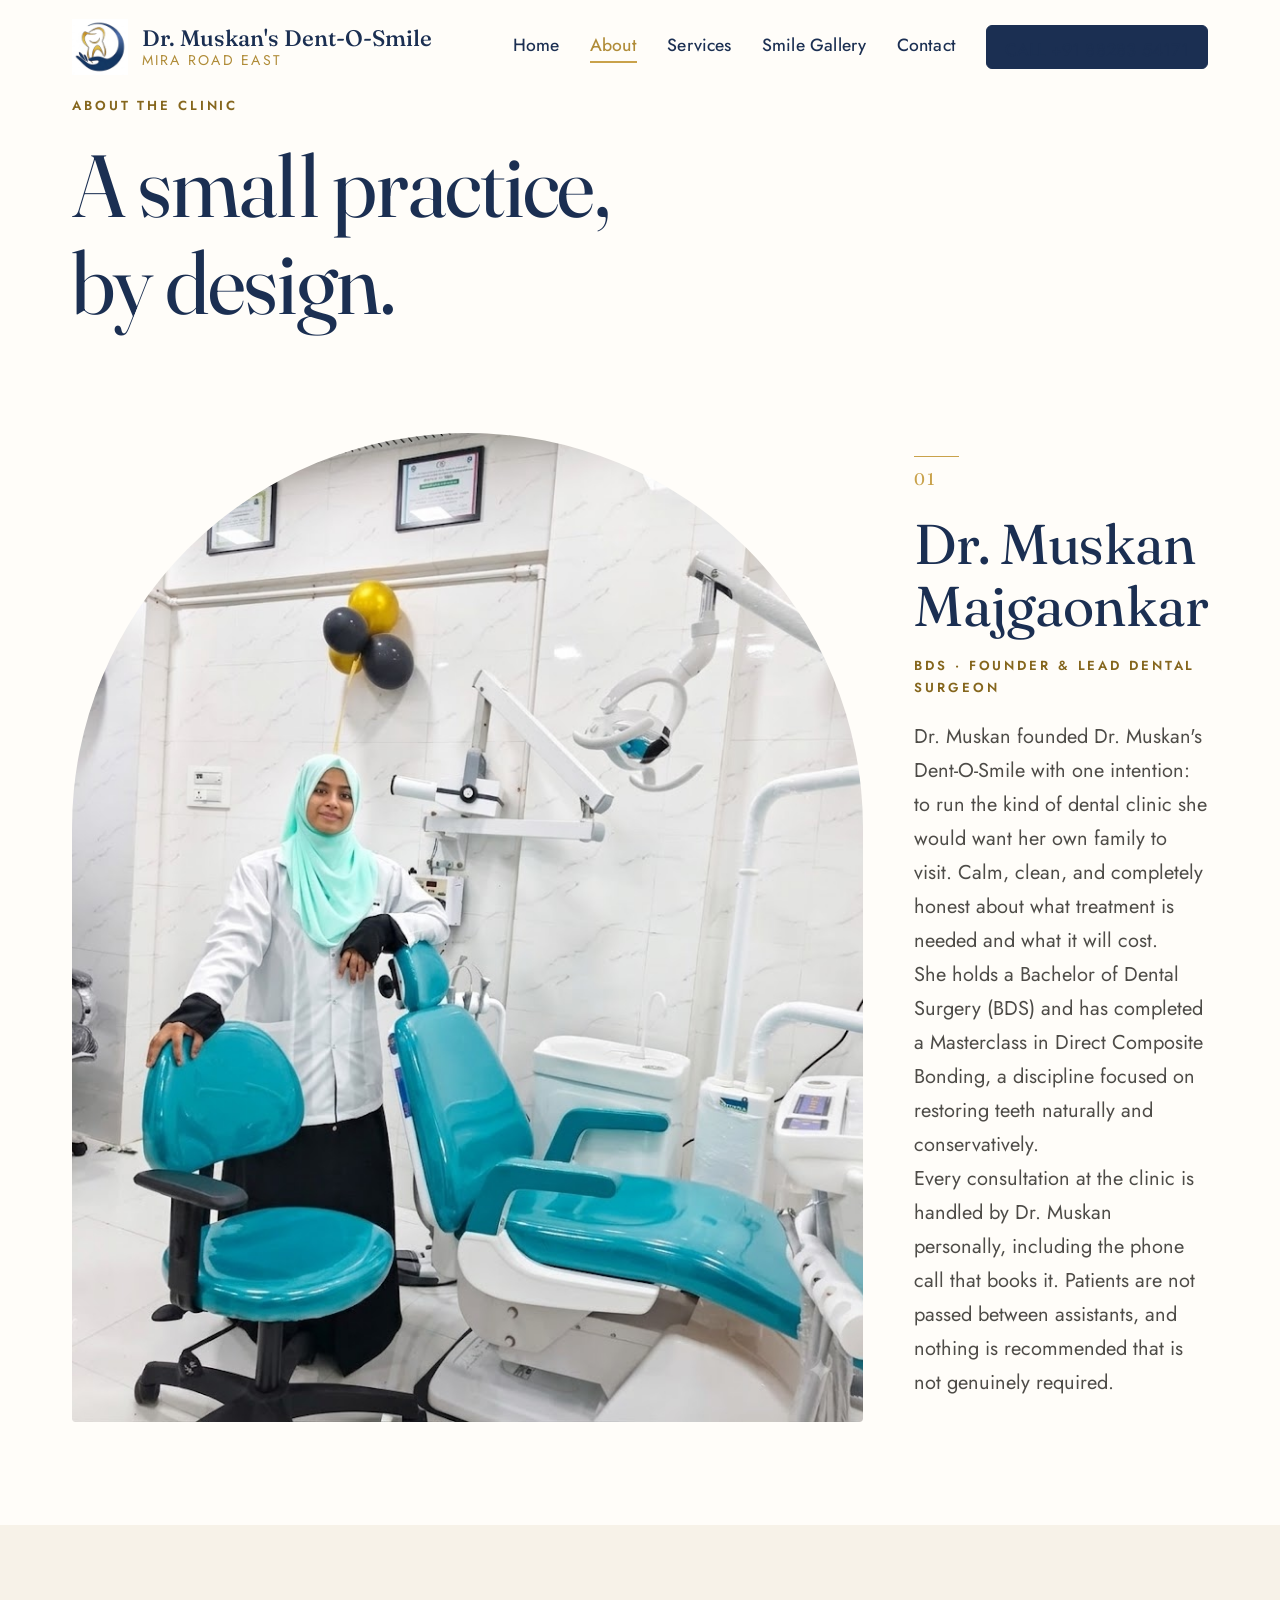
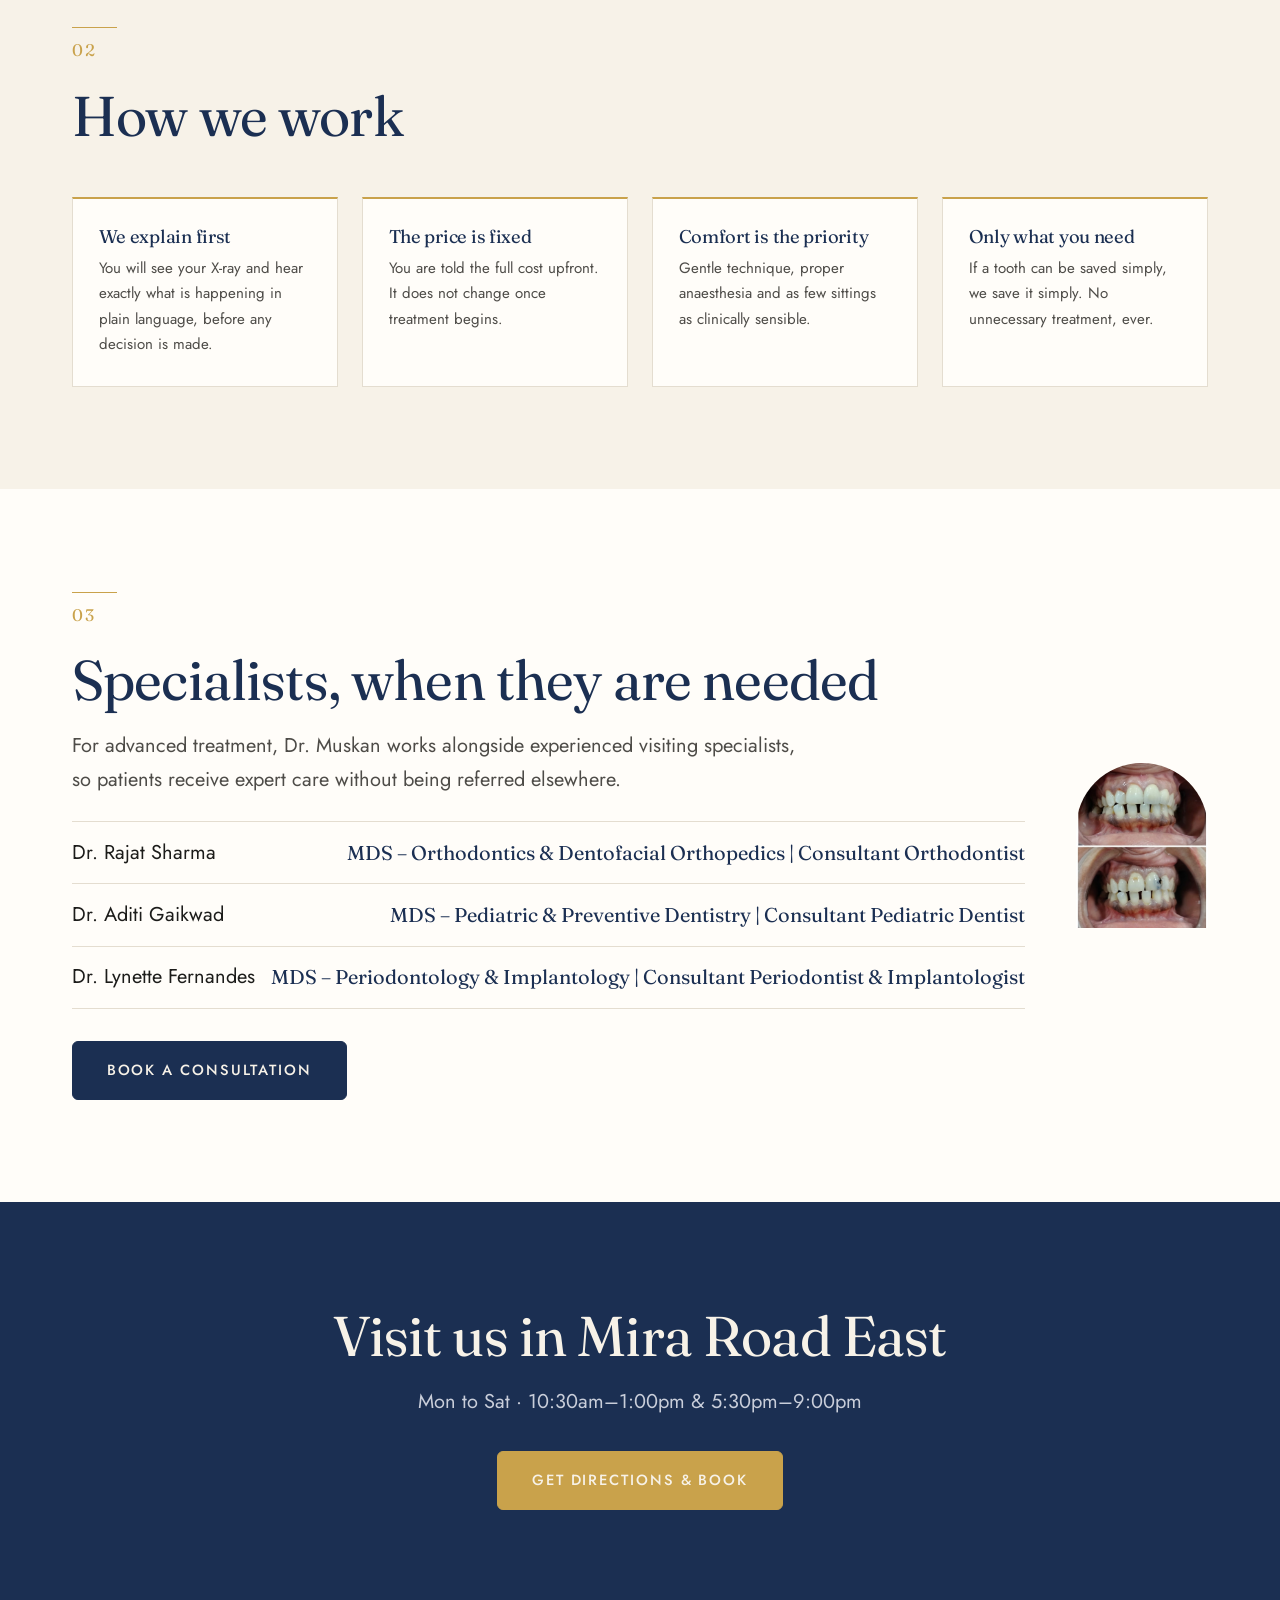
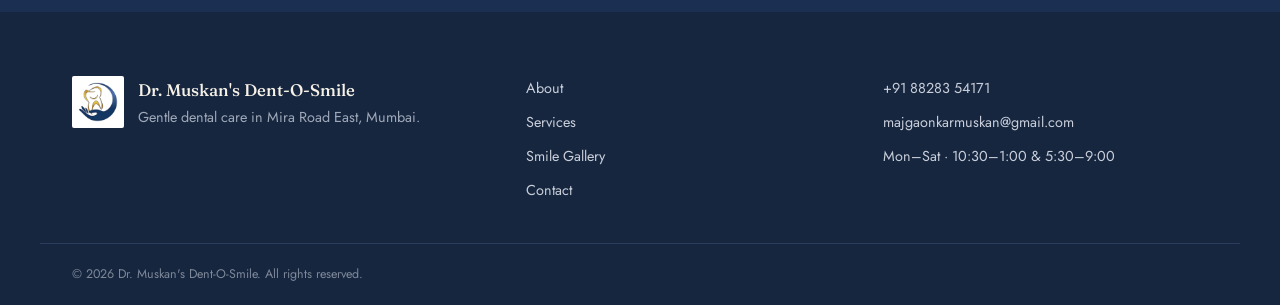
<file: about/index.html>
<!DOCTYPE html>
<html lang="en">
<head>
<meta charset="UTF-8"/>
<meta name="viewport" content="width=device-width,initial-scale=1.0"/>
<title>About Dr. Muskan Majgaonkar | Dentist in Mira Road East</title>
<meta name="description" content="Meet Dr. Muskan Majgaonkar (BDS), founder of Dr. Muskan's Dent-O-Smile in Mira Road East. Gentle, honest dentistry with transparent pricing and unhurried consultations."/>
<link rel="canonical" href="https://drmuskansdentosmile.com/about/"/>
<link rel="icon" type="image/x-icon" href="/favicon.ico"/>
<link rel="icon" type="image/png" sizes="32x32" href="/assets/favicon/favicon-32x32.png"/>
<link rel="icon" type="image/png" sizes="16x16" href="/assets/favicon/favicon-16x16.png"/>
<link rel="apple-touch-icon" sizes="180x180" href="/assets/favicon/apple-touch-icon.png"/>
<link rel="manifest" href="/assets/favicon/site.webmanifest"/>
<meta name="theme-color" content="#1B2F52"/>
<!-- Geo & Local SEO Tags -->
<meta name="geo.region" content="IN-MH"/>
<meta name="geo.placename" content="Mira Road East, Thane, Maharashtra"/>
<meta name="geo.position" content="19.2812;72.8689"/>
<meta name="ICBM" content="19.2812, 72.8689"/>

<!-- Open Graph & Social Cards -->
<meta property="og:locale" content="en_IN"/>
<meta property="og:title" content="About Dr. Muskan Majgaonkar (BDS) | Founder, Dr. Muskan's Dent-O-Smile Mira Road"/>
<meta property="og:description" content="Meet Dr. Muskan Majgaonkar (BDS), founder of Dr. Muskan's Dent-O-Smile in Mira Road East. Gentle, honest dentistry with transparent pricing and unhurried consultations."/>
<meta property="og:type" content="profile"/>
<meta property="og:url" content="https://drmuskansdentosmile.com/about/"/>
<meta property="og:image" content="https://drmuskansdentosmile.com/assets/img/clinic-signage.jpg"/>
<meta property="og:image:width" content="1200"/>
<meta property="og:image:height" content="630"/>
<meta property="og:site_name" content="Dr. Muskan's Dent-O-Smile"/>
<meta name="twitter:card" content="summary_large_image"/>
<meta name="twitter:title" content="About Dr. Muskan Majgaonkar | Dentist in Mira Road East"/>
<meta name="twitter:description" content="Meet Dr. Muskan Majgaonkar (BDS), founder of Dr. Muskan's Dent-O-Smile in Mira Road East."/>
<meta name="twitter:image" content="https://drmuskansdentosmile.com/assets/img/clinic-signage.jpg"/>

<link rel="preconnect" href="https://fonts.googleapis.com"/>
<link rel="preconnect" href="https://fonts.gstatic.com" crossorigin/>
<link href="https://fonts.googleapis.com/css2?family=Fraunces:opsz,wght@9..144,300;9..144,400;9..144,500;9..144,600;9..144,700;9..144,800&family=Jost:wght@300;400;500;600;700;800&display=swap" rel="stylesheet"/>
<link rel="stylesheet" href="/assets/css/site.css?v=45"/>

<!-- Structured Schema Data -->
<script type="application/ld+json">
{
  "@context": "https://schema.org",
  "@graph": [
    {
      "@type": "BreadcrumbList",
      "itemListElement": [
        {
          "@type": "ListItem",
          "position": 1,
          "name": "Home",
          "item": "https://drmuskansdentosmile.com/"
        },
        {
          "@type": "ListItem",
          "position": 2,
          "name": "About Dr. Muskan",
          "item": "https://drmuskansdentosmile.com/about/"
        }
      ]
    },
    {
      "@type": "Person",
      "name": "Dr. Muskan Majgaonkar",
      "jobTitle": "Dental Surgeon & Founder",
      "alumniOf": "BDS",
      "worksFor": {
        "@type": "Dentist",
        "name": "Dr. Muskan's Dent-O-Smile",
        "url": "https://drmuskansdentosmile.com/"
      }
    }
  ]
}
</script>
</head>
<body>
<a class="skip" href="#main">Skip to content</a>
<header class="nav" id="nav">
  <div class="wrap nav-in">
    <a class="brand" href="/"><img src="/assets/img/logo-mark.jpg" alt="" width="44" height="44"/>
      <span><b>Dr. Muskan's Dent-O-Smile</b><i>Mira Road East</i></span></a>
    <nav class="links" id="links">
      <a href="/">Home</a><a class="active" href="/about/" aria-current="page">About</a><a href="/services/">Services</a>
      <a href="/smile-gallery/">Smile Gallery</a><a href="/contact/">Contact</a>
      <a class="btn btn-sm" href="tel:+918828354171">Call +91 88283 54171</a>
    </nav>
    <button class="burger" id="burger" aria-label="Menu" aria-expanded="false"><span></span><span></span><span></span></button>
  </div>
</header>

<main id="main">
<section class="pagehead">
  <div class="wrap">
    <p class="eyebrow">About the clinic</p>
    <h1>A small practice,<br>by design.</h1>
  </div>
</section>

<section class="sec">
  <div class="wrap grid-2 align-c">
    <figure class="fig-arch">
      <img src="/assets/img/dr-muskan-at-chair.jpg" alt="Dr. Muskan Majgaonkar at her clinic" width="900" height="1200"/>
    </figure>
    <div>
      <div class="num">01</div>
      <h2 class="h2">Dr. Muskan Majgaonkar</h2>
      <p class="eyebrow" style="margin:.25rem 0 1.25rem">BDS · Founder &amp; Lead Dental Surgeon</p>
      <p>Dr. Muskan founded Dr. Muskan's Dent-O-Smile with one intention: to run the kind of dental clinic she would want her own family to visit. Calm, clean, and completely honest about what treatment is needed and what it will cost.</p>
      <p>She holds a Bachelor of Dental Surgery (BDS) and has completed a Masterclass in Direct Composite Bonding, a discipline focused on restoring teeth naturally and conservatively.</p>
      <p>Every consultation at the clinic is handled by Dr. Muskan personally, including the phone call that books it. Patients are not passed between assistants, and nothing is recommended that is not genuinely required.</p>
    </div>
  </div>
</section>

<section class="sec sec-cream">
  <div class="wrap">
    <header class="sec-head"><div class="num">02</div><h2 class="h2">How we work</h2></header>
    <div class="values">
      <article><h3>We explain first</h3><p>You will see your X-ray and hear exactly what is happening in plain language, before any decision is made.</p></article>
      <article><h3>The price is fixed</h3><p>You are told the full cost upfront. It does not change once treatment begins.</p></article>
      <article><h3>Comfort is the priority</h3><p>Gentle technique, proper anaesthesia and as few sittings as clinically sensible.</p></article>
      <article><h3>Only what you need</h3><p>If a tooth can be saved simply, we save it simply. No unnecessary treatment, ever.</p></article>
    </div>
  </div>
</section>

<section class="sec">
  <div class="wrap grid-2 align-c">
    <div>
      <div class="num">03</div>
      <h2 class="h2">Specialists, when they are needed</h2>
      <p>For advanced treatment, Dr. Muskan works alongside experienced visiting specialists, so patients receive expert care without being referred elsewhere.</p>
      <dl class="price" style="margin-top:1.5rem">
        <div><dt>Dr. Rajat Sharma</dt><dd>MDS – Orthodontics &amp; Dentofacial Orthopedics | Consultant Orthodontist</dd></div>
        <div><dt>Dr. Aditi Gaikwad</dt><dd>MDS – Pediatric &amp; Preventive Dentistry | Consultant Pediatric Dentist</dd></div>
        <div><dt>Dr. Lynette Fernandes</dt><dd>MDS – Periodontology &amp; Implantology | Consultant Periodontist &amp; Implantologist</dd></div>
      </dl>
      <a class="btn" href="/contact/">Book a consultation</a>
    </div>
    <figure class="fig-arch"><img src="/assets/img/craft-detail.jpg" alt="Dental instruments" width="1024" height="1024" loading="lazy"/></figure>
  </div>
</section>

<section class="sec sec-navy">
  <div class="wrap" style="text-align:center">
    <h2 class="h2">Visit us in Mira Road East</h2>
    <p style="margin:0 auto 2rem">Mon to Sat · 10:30am–1:00pm &amp; 5:30pm–9:00pm</p>
    <a class="btn" href="/contact/" style="background:var(--gold);border-color:var(--gold)">Get directions &amp; book</a>
  </div>
</section>
</main>

<footer class="foot">
  <div class="wrap foot-in">
    <div class="foot-brand"><img src="/assets/img/logo-mark.jpg" alt="" width="52" height="52"/>
      <p><b>Dr. Muskan's Dent-O-Smile</b><br>Gentle dental care in Mira Road East, Mumbai.</p></div>
    <nav class="foot-nav"><a href="/about/">About</a><a href="/services/">Services</a>
      <a href="/smile-gallery/">Smile Gallery</a><a href="/contact/">Contact</a></nav>
    <div class="foot-meta"><a href="tel:+918828354171">+91 88283 54171</a>
      <a href="mailto:majgaonkarmuskan@gmail.com">majgaonkarmuskan@gmail.com</a>
      <span>Mon–Sat · 10:30–1:00 &amp; 5:30–9:00</span></div>
  </div>
  <div class="wrap foot-btm"><span>&copy; <span id="yr"></span> Dr. Muskan's Dent-O-Smile. All rights reserved.</span></div>
</footer>
<!-- ══ MOBILE STICKY QUICK-ACTION BAR ═════════════════════ -->
<div class="mobile-sticky-bar" id="mobileStickyBar" aria-label="Quick contact actions">
  <a href="tel:+918828354171" class="mobile-bar-btn mobile-bar-call">
    <svg width="18" height="18" viewBox="0 0 24 24" fill="none" stroke="currentColor" stroke-width="2" stroke-linecap="round" stroke-linejoin="round" aria-hidden="true">
      <path d="M22 16.92v3a2 2 0 0 1-2.18 2 19.79 19.79 0 0 1-8.63-3.07 19.5 19.5 0 0 1-6-6 19.79 19.79 0 0 1-3.07-8.67A2 2 0 0 1 4.11 2h3a2 2 0 0 1 2 1.72 12.84 12.84 0 0 0 .7 2.81 2 2 0 0 1-.45 2.11L8.09 9.91a16 16 0 0 0 6 6l1.27-1.27a2 2 0 0 1 2.11-.45 12.84 12.84 0 0 0 2.81.7A2 2 0 0 1 22 16.92z"/>
    </svg>
    <span>Call Clinic</span>
  </a>
</div>

<script src="/assets/js/site.js?v=32"></script>
</body>
</html>
</file>
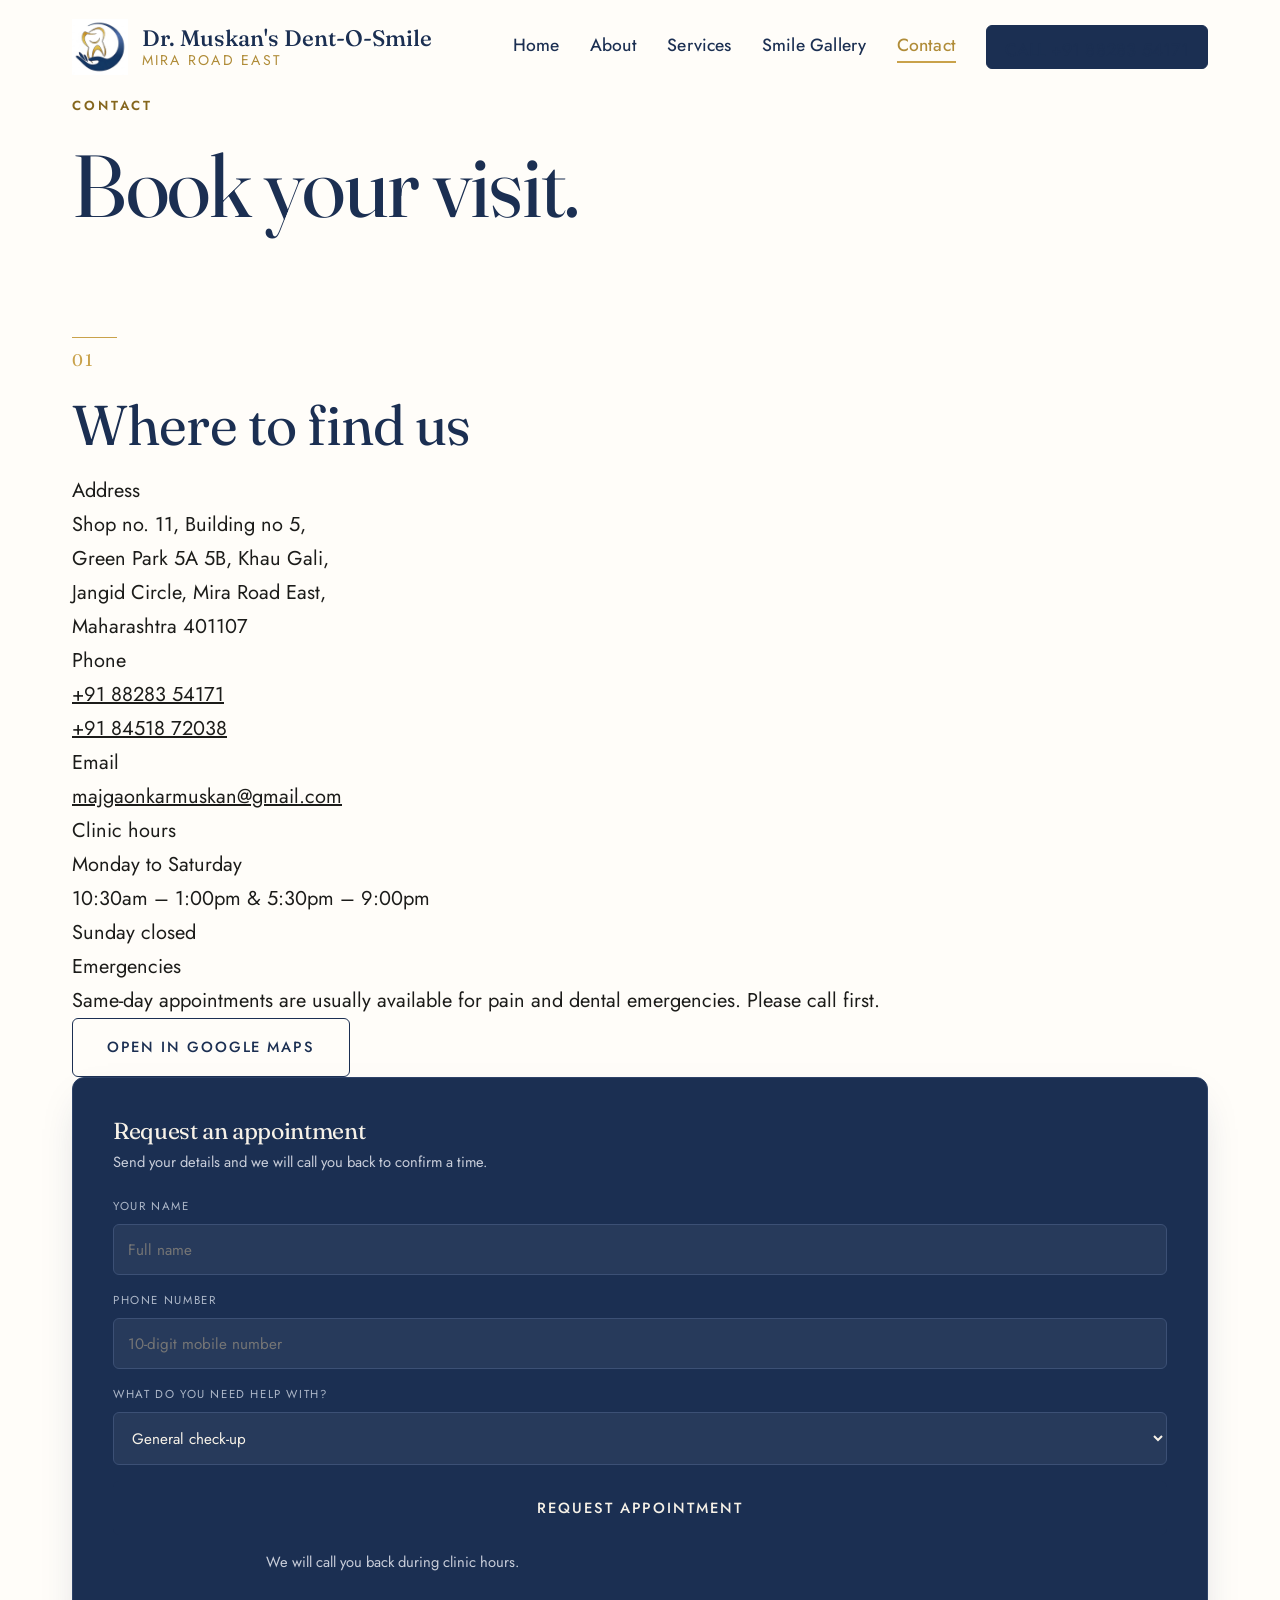
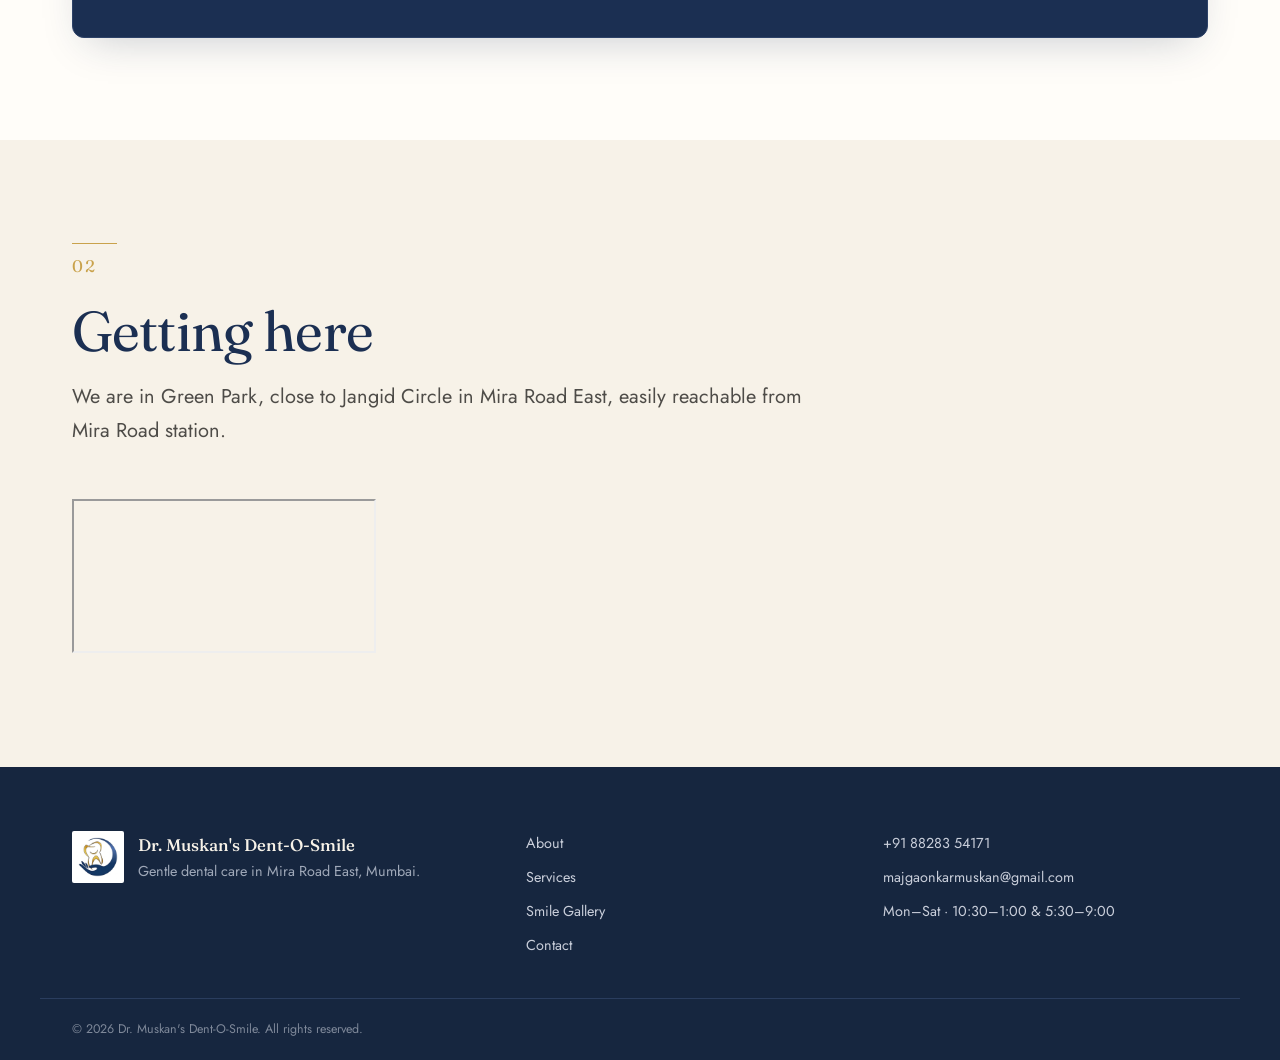
<file: contact/index.html>
<!DOCTYPE html>
<html lang="en">
<head>
<meta charset="UTF-8"/>
<meta name="viewport" content="width=device-width,initial-scale=1.0"/>
<title>Contact &amp; Book | Dr. Muskan's Dent-O-Smile, Mira Road East</title>
<meta name="description" content="Book an appointment at Dr. Muskan's Dent-O-Smile, Green Park, Jangid Circle, Mira Road East. Call +91 88283 54171. Open Mon to Sat."/>
<link rel="canonical" href="https://drmuskansdentosmile.com/contact/"/>
<link rel="icon" type="image/x-icon" href="/favicon.ico"/>
<link rel="icon" type="image/png" sizes="32x32" href="/assets/favicon/favicon-32x32.png"/>
<link rel="icon" type="image/png" sizes="16x16" href="/assets/favicon/favicon-16x16.png"/>
<link rel="apple-touch-icon" sizes="180x180" href="/assets/favicon/apple-touch-icon.png"/>
<link rel="manifest" href="/assets/favicon/site.webmanifest"/>
<meta name="theme-color" content="#1B2F52"/>
<!-- Geo & Local SEO Tags -->
<meta name="geo.region" content="IN-MH"/>
<meta name="geo.placename" content="Mira Road East, Thane, Maharashtra"/>
<meta name="geo.position" content="19.2812;72.8689"/>
<meta name="ICBM" content="19.2812, 72.8689"/>

<!-- Open Graph & Social Cards -->
<meta property="og:locale" content="en_IN"/>
<meta property="og:title" content="Contact &amp; Book Appointment | Dr. Muskan's Dent-O-Smile Mira Road"/>
<meta property="og:description" content="Book an appointment at Dr. Muskan's Dent-O-Smile, Green Park, Jangid Circle, Mira Road East. Call +91 88283 54171. Open Mon to Sat."/>
<meta property="og:type" content="website"/>
<meta property="og:url" content="https://drmuskansdentosmile.com/contact/"/>
<meta property="og:image" content="https://drmuskansdentosmile.com/assets/img/clinic-signage.jpg"/>
<meta property="og:image:width" content="1200"/>
<meta property="og:image:height" content="630"/>
<meta property="og:site_name" content="Dr. Muskan's Dent-O-Smile"/>
<meta name="twitter:card" content="summary_large_image"/>
<meta name="twitter:title" content="Contact &amp; Book | Dr. Muskan's Dent-O-Smile, Mira Road East"/>
<meta name="twitter:description" content="Book an appointment at Dr. Muskan's Dent-O-Smile, Mira Road East."/>
<meta name="twitter:image" content="https://drmuskansdentosmile.com/assets/img/clinic-signage.jpg"/>

<link rel="preconnect" href="https://fonts.googleapis.com"/>
<link rel="preconnect" href="https://fonts.gstatic.com" crossorigin/>
<link href="https://fonts.googleapis.com/css2?family=Fraunces:opsz,wght@9..144,300;9..144,400;9..144,500;9..144,600;9..144,700;9..144,800&family=Jost:wght@300;400;500;600;700;800&display=swap" rel="stylesheet"/>
<link rel="stylesheet" href="/assets/css/site.css?v=45"/>

<!-- Structured Schema Data -->
<script type="application/ld+json">
{
  "@context": "https://schema.org",
  "@graph": [
    {
      "@type": "BreadcrumbList",
      "itemListElement": [
        {
          "@type": "ListItem",
          "position": 1,
          "name": "Home",
          "item": "https://drmuskansdentosmile.com/"
        },
        {
          "@type": "ListItem",
          "position": 2,
          "name": "Contact Clinic",
          "item": "https://drmuskansdentosmile.com/contact/"
        }
      ]
    },
    {
      "@type": "ContactPage",
      "@id": "https://drmuskansdentosmile.com/contact/#page",
      "name": "Contact Dr. Muskan's Dent-O-Smile",
      "url": "https://drmuskansdentosmile.com/contact/",
      "mainEntity": {
        "@type": "Dentist",
        "name": "Dr. Muskan's Dent-O-Smile",
        "telephone": "+918828354171",
        "email": "drmuskansdentosmile@gmail.com",
        "address": {
          "@type": "PostalAddress",
          "streetAddress": "Shop no. 11, Building no 5, Green Park 5A 5B, Khau Gali, Jangid Circle",
          "addressLocality": "Mira Road East",
          "addressRegion": "Maharashtra",
          "postalCode": "401107",
          "addressCountry": "IN"
        }
      }
    }
  ]
}
</script>
</head>
<body>
<a class="skip" href="#main">Skip to content</a>
<header class="nav" id="nav">
  <div class="wrap nav-in">
    <a class="brand" href="/"><img src="/assets/img/logo-mark.jpg" alt="" width="44" height="44"/>
      <span><b>Dr. Muskan's Dent-O-Smile</b><i>Mira Road East</i></span></a>
    <nav class="links" id="links">
      <a href="/">Home</a><a href="/about/">About</a><a href="/services/">Services</a>
      <a href="/smile-gallery/">Smile Gallery</a><a class="active" href="/contact/" aria-current="page">Contact</a>
      <a class="btn btn-sm" href="tel:+918828354171">Call +91 88283 54171</a>
    </nav>
    <button class="burger" id="burger" aria-label="Menu" aria-expanded="false"><span></span><span></span><span></span></button>
  </div>
</header>

<main id="main">
<section class="pagehead">
  <div class="wrap"><p class="eyebrow">Contact</p><h1>Book your visit.</h1></div>
</section>

<section class="sec">
  <div class="wrap cgrid">
    <div>
      <div class="num">01</div>
      <h2 class="h2">Where to find us</h2>
      <dl class="meta">
        <div><dt>Address</dt><dd>Shop no. 11, Building no 5,<br>Green Park 5A 5B, Khau Gali,<br>Jangid Circle, Mira Road East,<br>Maharashtra 401107</dd></div>
        <div><dt>Phone</dt><dd><a href="tel:+918828354171">+91 88283 54171</a><br><a href="tel:+918451872038">+91 84518 72038</a></dd></div>
        <div><dt>Email</dt><dd><a href="mailto:majgaonkarmuskan@gmail.com">majgaonkarmuskan@gmail.com</a></dd></div>
        <div><dt>Clinic hours</dt><dd>Monday to Saturday<br>10:30am – 1:00pm &amp; 5:30pm – 9:00pm<br>Sunday closed</dd></div>
        <div><dt>Emergencies</dt><dd>Same-day appointments are usually available for pain and dental emergencies. Please call first.</dd></div>
      </dl>
      <a class="btn btn-ghost" href="https://www.google.com/maps/search/?api=1&amp;query=Dr.+Muskan%27s+Dent-O-Smile+Mira+Road+East" target="_blank" rel="noopener">Open in Google Maps</a>
    </div>

    <div class="card-book">
      <h3>Request an appointment</h3>
      <p>Send your details and we will call you back to confirm a time.</p>
      <form id="bookForm" novalidate>
        <label for="contactName">Your name
          <input type="text" id="contactName" name="name" required autocomplete="name" placeholder="Full name"/>
        </label>
        <label for="contactPhone">Phone number
          <input type="tel" id="contactPhone" name="phone" required autocomplete="tel" inputmode="numeric" placeholder="10-digit mobile number"/>
        </label>
        <label for="contactTreatment">What do you need help with?
          <select id="contactTreatment" name="treatment">
            <option>General check-up</option><option>Tooth pain / emergency</option>
            <option>Root canal</option><option>Dental implant</option>
            <option>Braces or aligners</option><option>Cleaning &amp; polishing</option><option>Something else</option>
          </select>
        </label>
        <button class="btn btn-block" type="submit">Request appointment</button>
        <p class="form-note" id="formNote">We will call you back during clinic hours.</p>
      </form>
    </div>
  </div>
</section>

<section class="sec sec-cream">
  <div class="wrap">
    <header class="sec-head"><div class="num">02</div><h2 class="h2">Getting here</h2>
      <p class="sec-sub">We are in Green Park, close to Jangid Circle in Mira Road East, easily reachable from Mira Road station.</p></header>
    <div class="mapbox">
      <iframe title="Map to Dr. Muskan's Dent-O-Smile"
        src="https://www.google.com/maps?q=Jangid%20Circle%2C%20Mira%20Road%20East%2C%20Maharashtra%20401107&output=embed"
        loading="lazy" referrerpolicy="no-referrer-when-downgrade"></iframe>
    </div>
  </div>
</section>
</main>

<footer class="foot">
  <div class="wrap foot-in">
    <div class="foot-brand"><img src="/assets/img/logo-mark.jpg" alt="" width="52" height="52"/>
      <p><b>Dr. Muskan's Dent-O-Smile</b><br>Gentle dental care in Mira Road East, Mumbai.</p></div>
    <nav class="foot-nav"><a href="/about/">About</a><a href="/services/">Services</a>
      <a href="/smile-gallery/">Smile Gallery</a><a href="/contact/">Contact</a></nav>
    <div class="foot-meta"><a href="tel:+918828354171">+91 88283 54171</a>
      <a href="mailto:majgaonkarmuskan@gmail.com">majgaonkarmuskan@gmail.com</a>
      <span>Mon–Sat · 10:30–1:00 &amp; 5:30–9:00</span></div>
  </div>
  <div class="wrap foot-btm"><span>&copy; <span id="yr"></span> Dr. Muskan's Dent-O-Smile. All rights reserved.</span></div>
</footer>
<!-- ══ MOBILE STICKY QUICK-ACTION BAR ═════════════════════ -->
<div class="mobile-sticky-bar" id="mobileStickyBar" aria-label="Quick contact actions">
  <a href="tel:+918828354171" class="mobile-bar-btn mobile-bar-call">
    <svg width="18" height="18" viewBox="0 0 24 24" fill="none" stroke="currentColor" stroke-width="2" stroke-linecap="round" stroke-linejoin="round" aria-hidden="true">
      <path d="M22 16.92v3a2 2 0 0 1-2.18 2 19.79 19.79 0 0 1-8.63-3.07 19.5 19.5 0 0 1-6-6 19.79 19.79 0 0 1-3.07-8.67A2 2 0 0 1 4.11 2h3a2 2 0 0 1 2 1.72 12.84 12.84 0 0 0 .7 2.81 2 2 0 0 1-.45 2.11L8.09 9.91a16 16 0 0 0 6 6l1.27-1.27a2 2 0 0 1 2.11-.45 12.84 12.84 0 0 0 2.81.7A2 2 0 0 1 22 16.92z"/>
    </svg>
    <span>Call Clinic</span>
  </a>
</div>

<script src="/assets/js/site.js?v=32"></script>
</body>
</html>
</file>
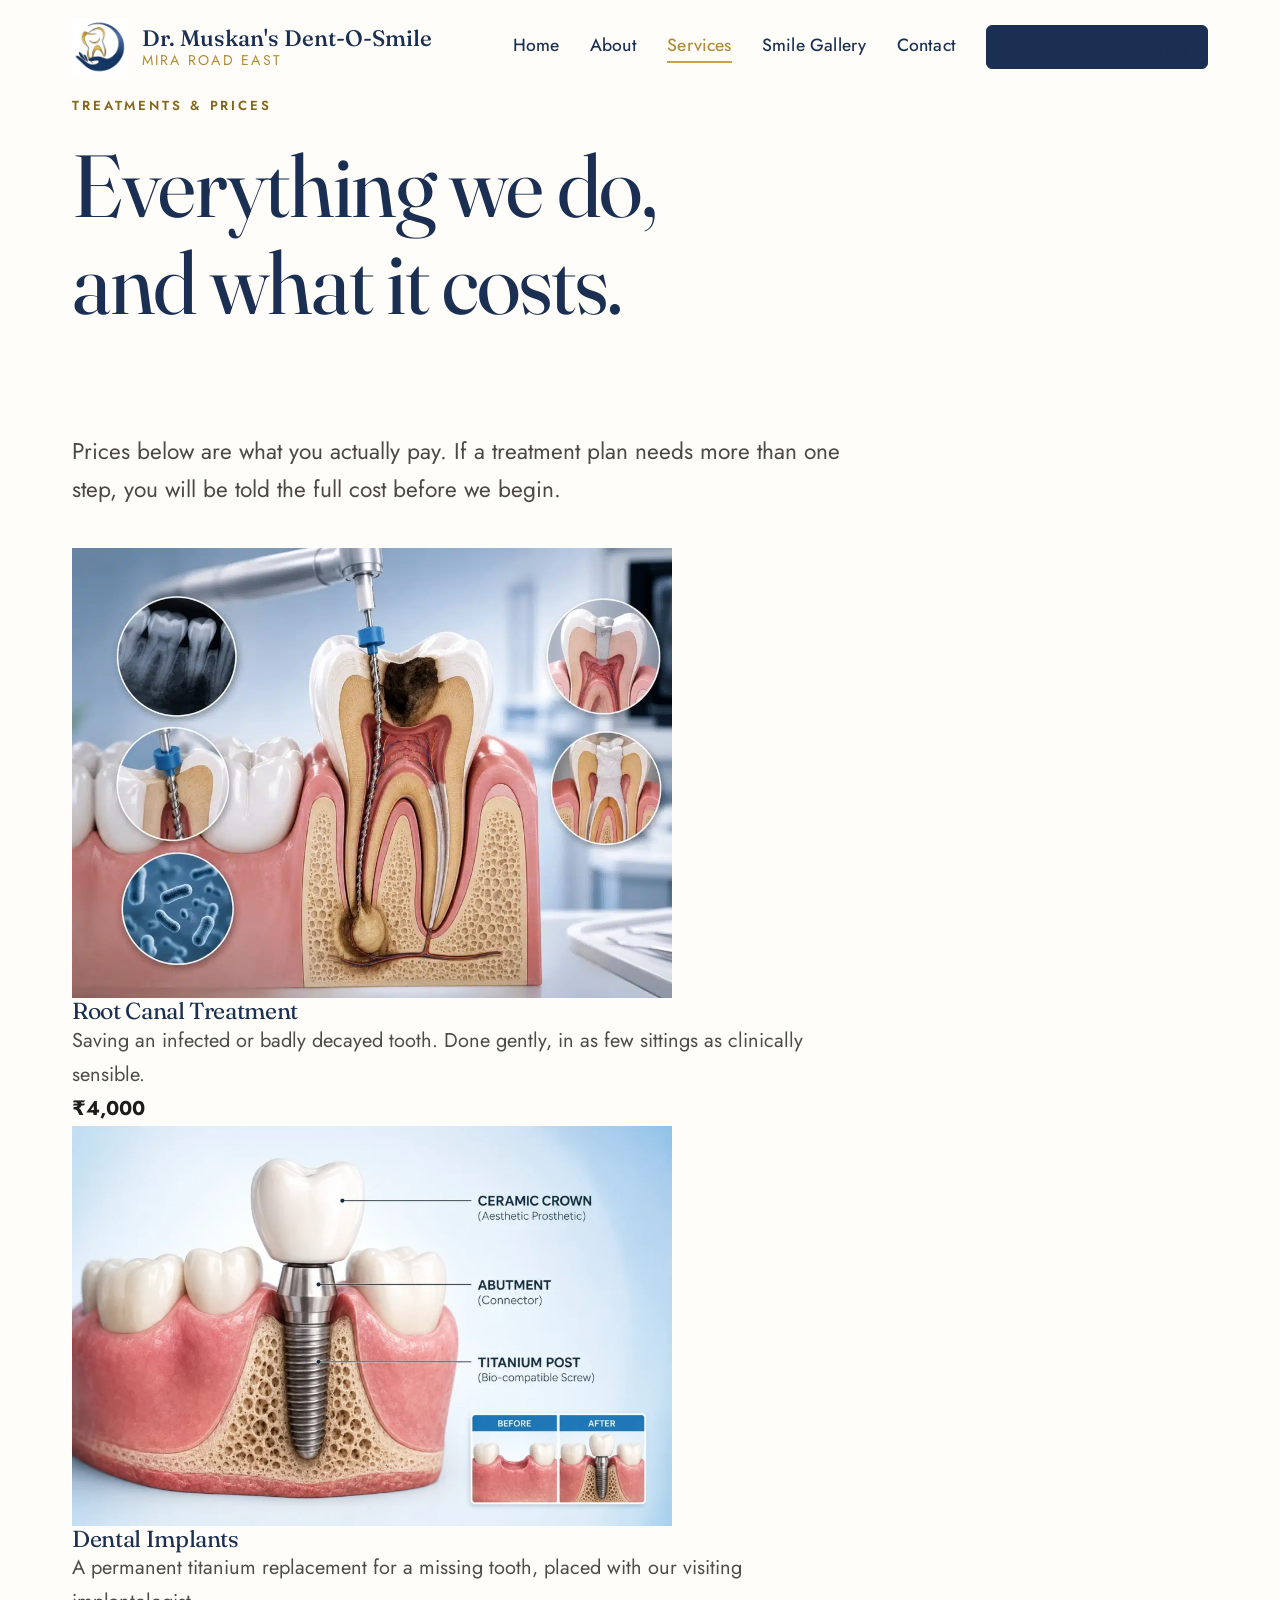
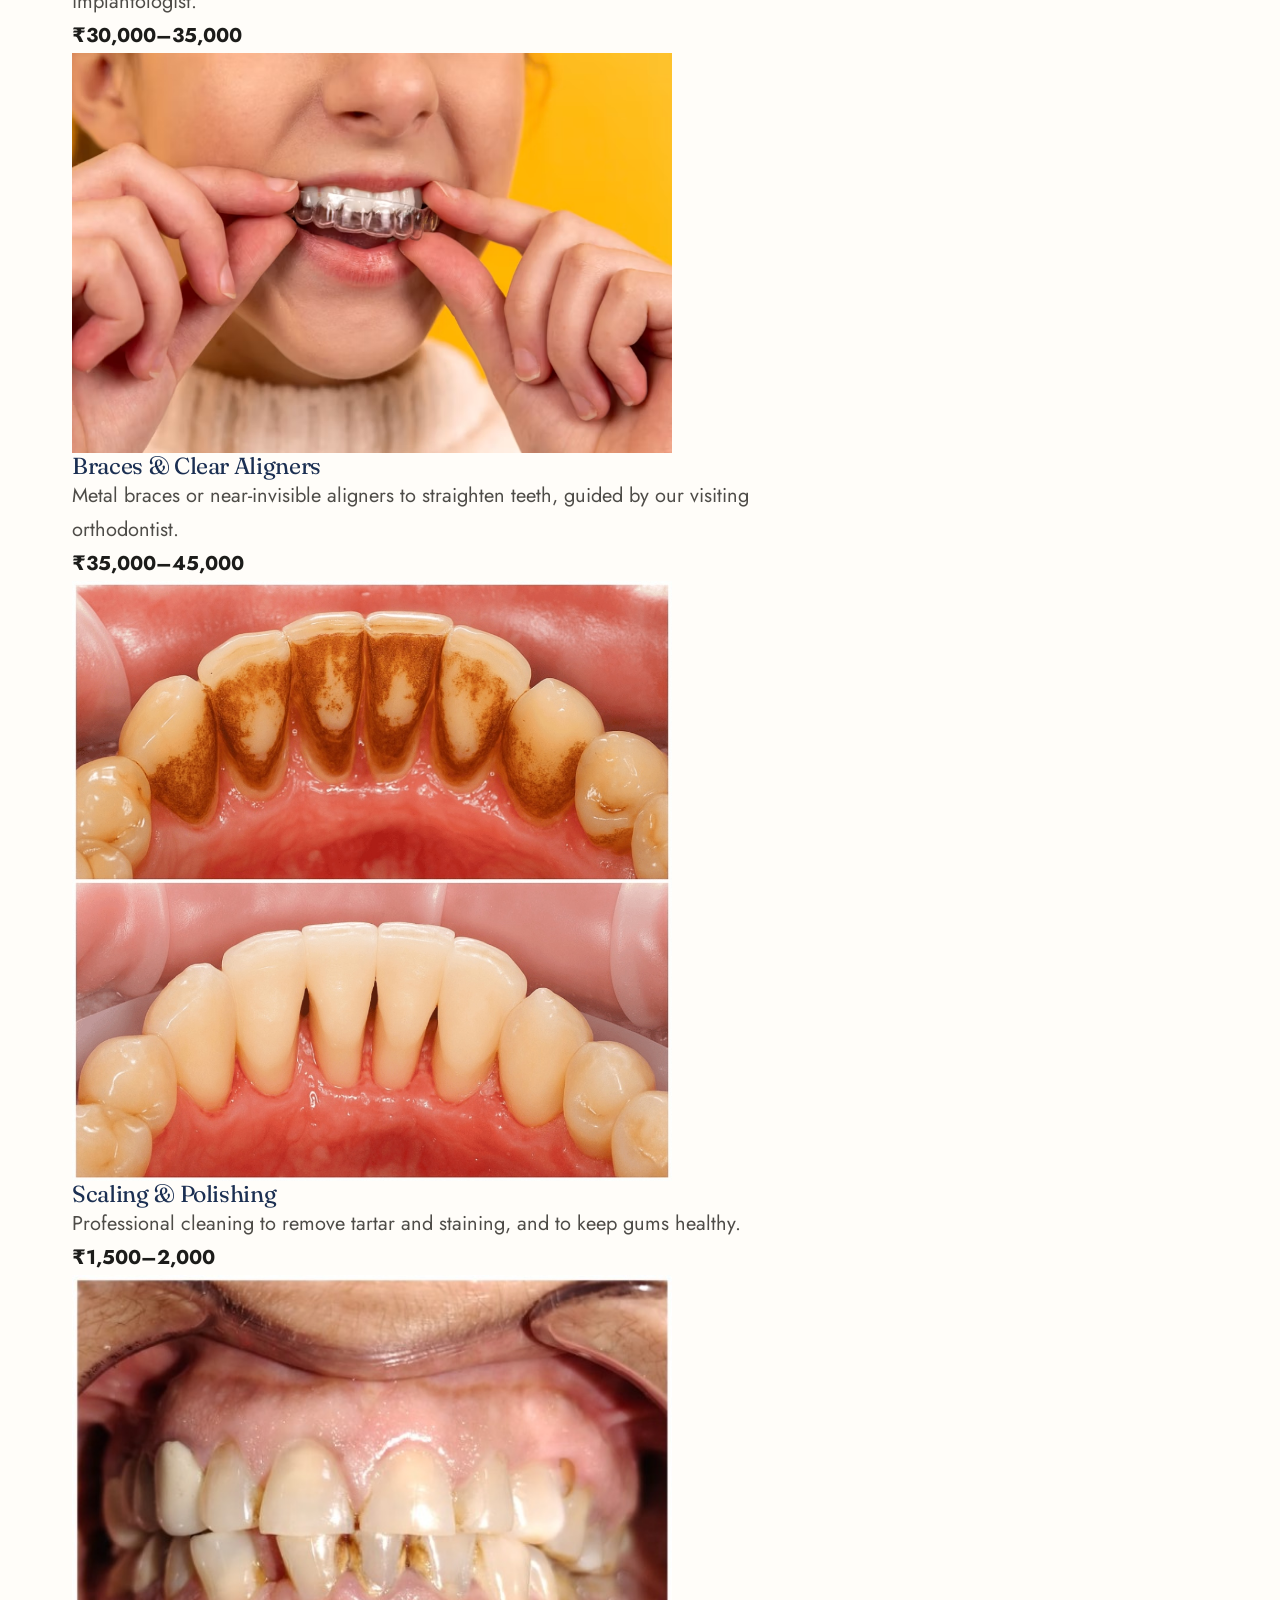
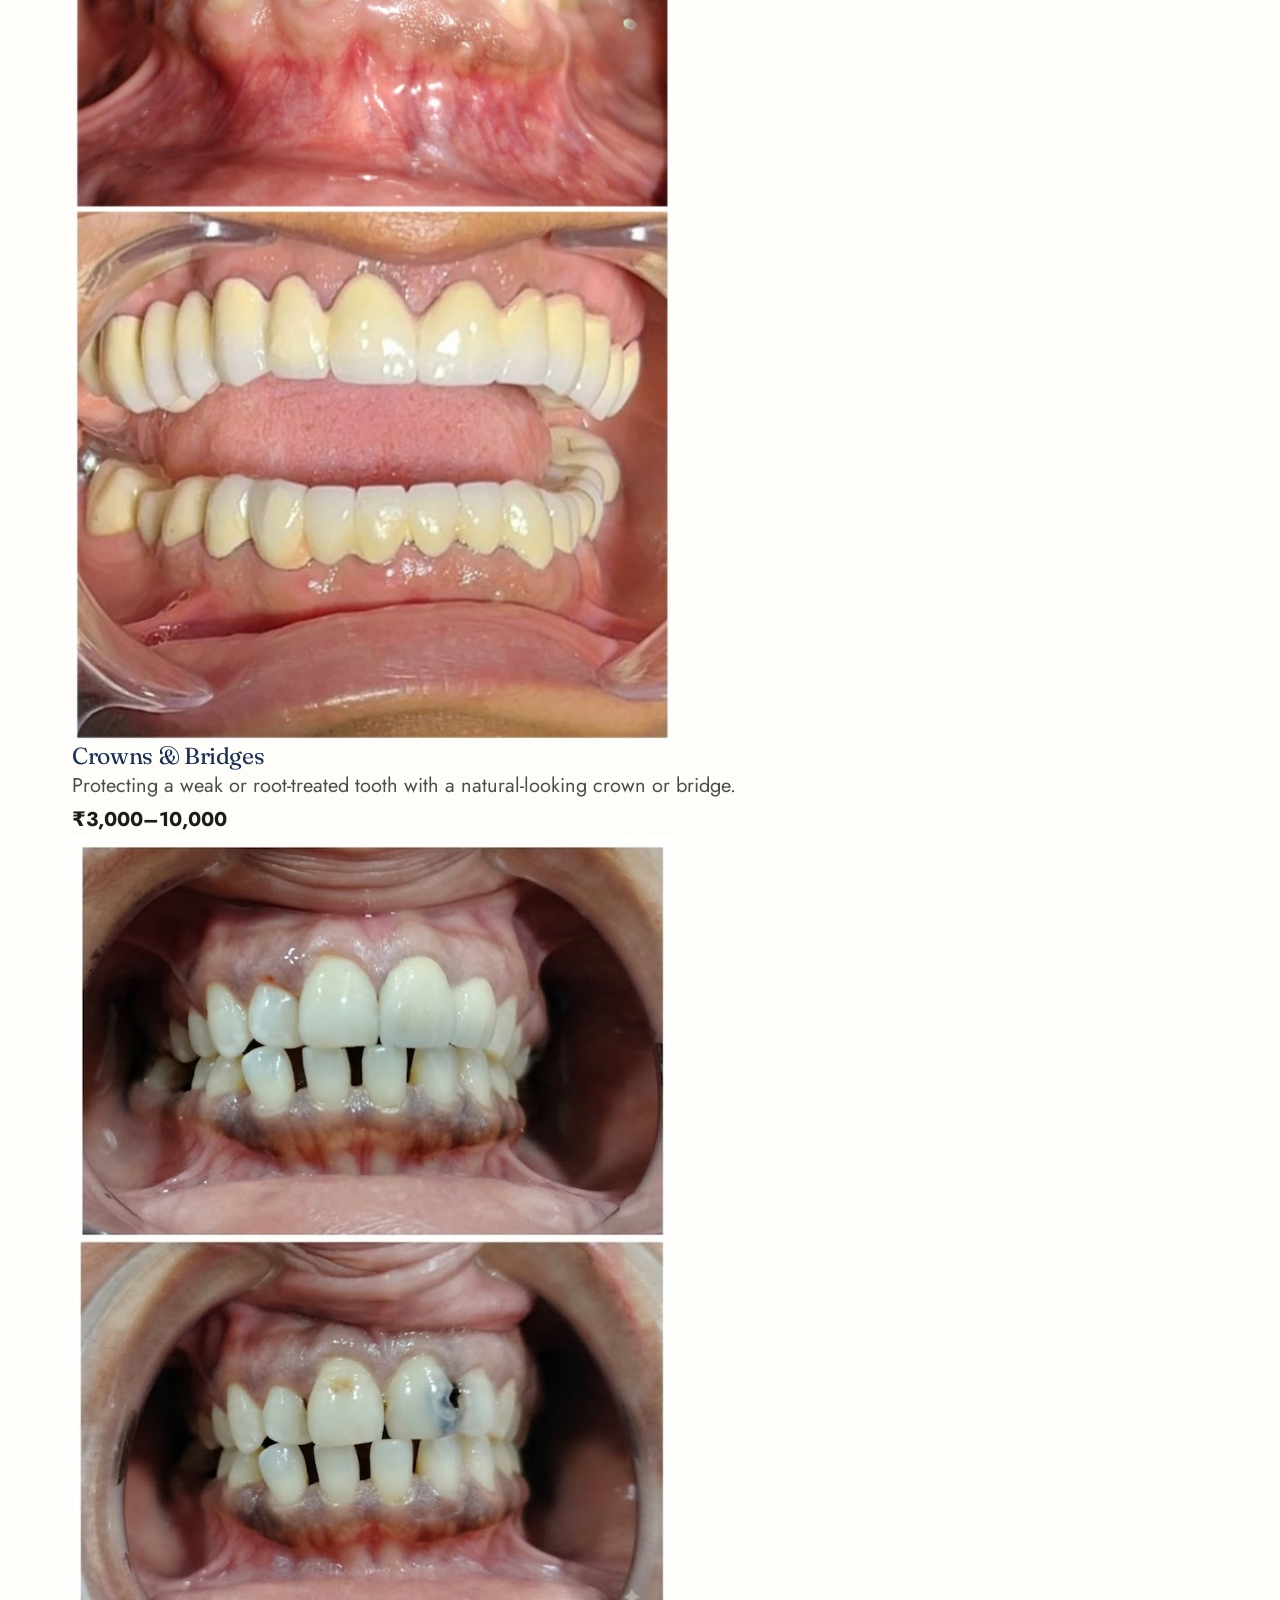
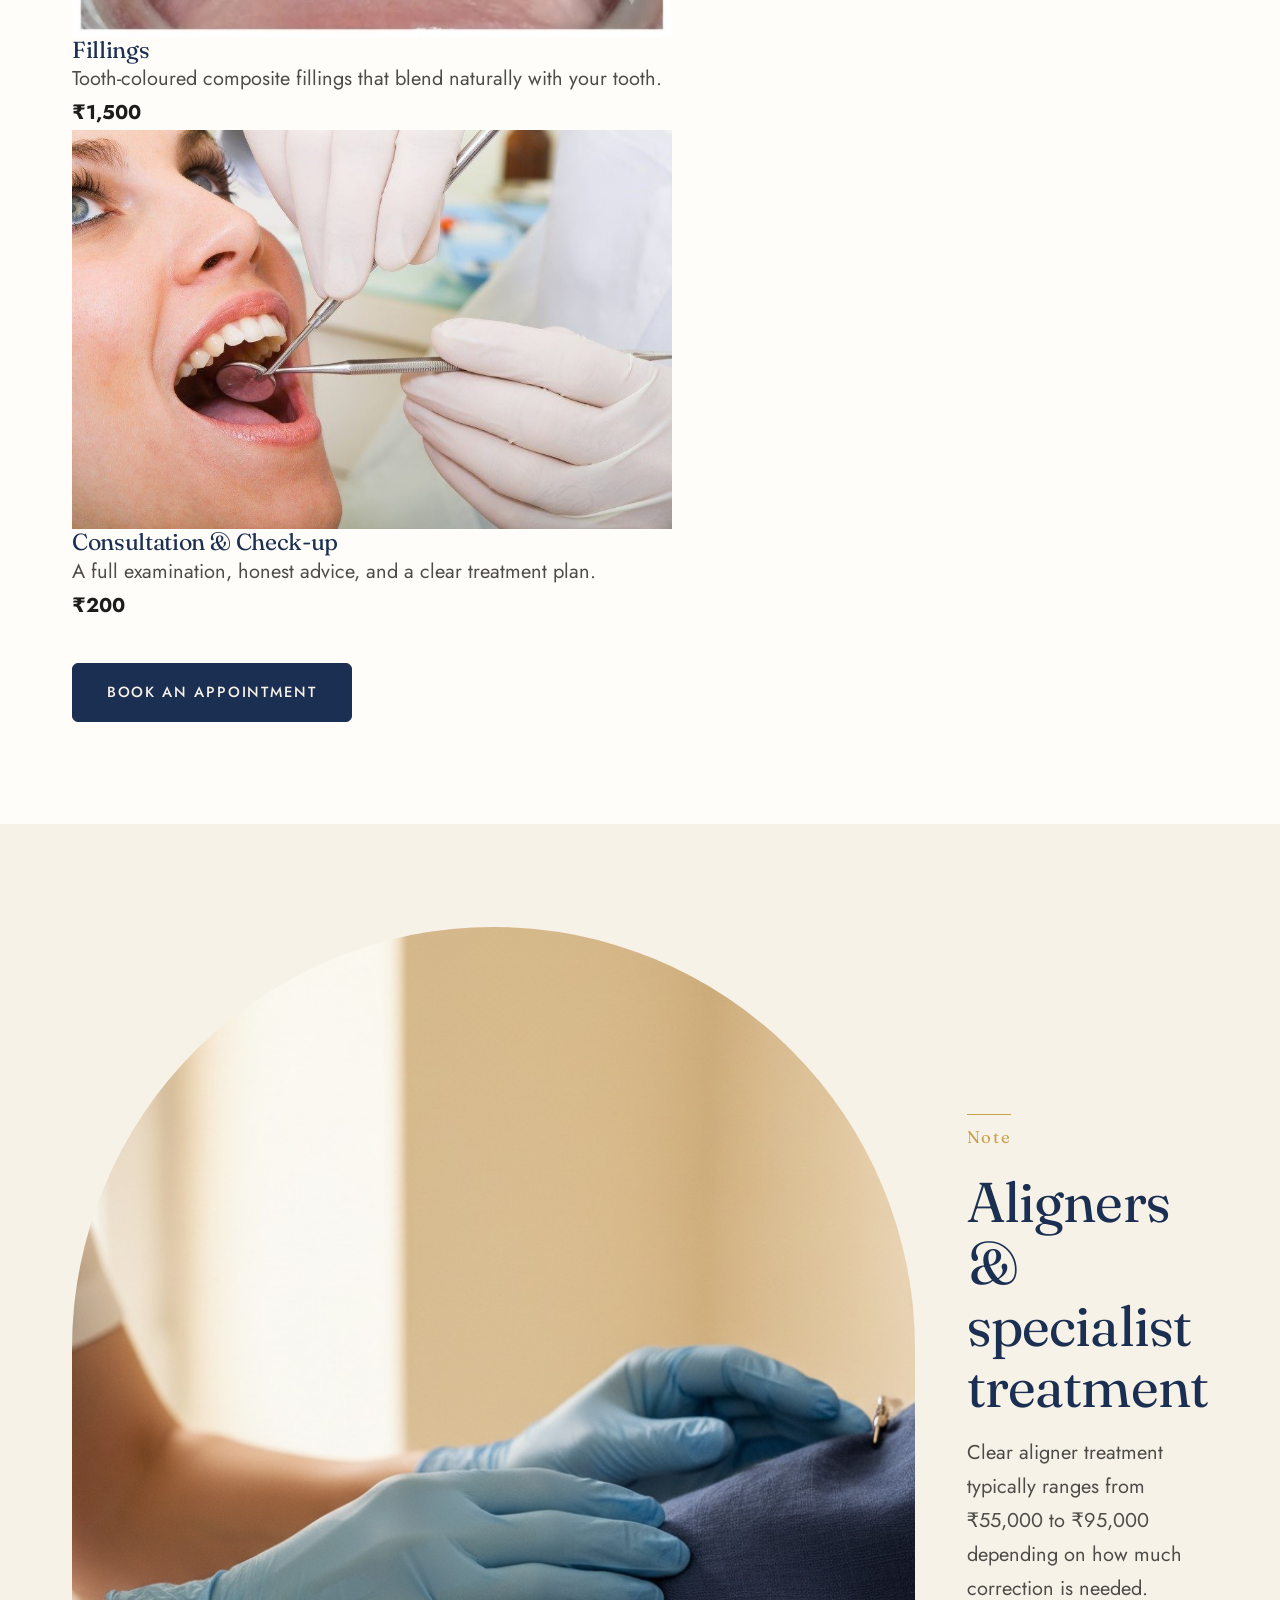
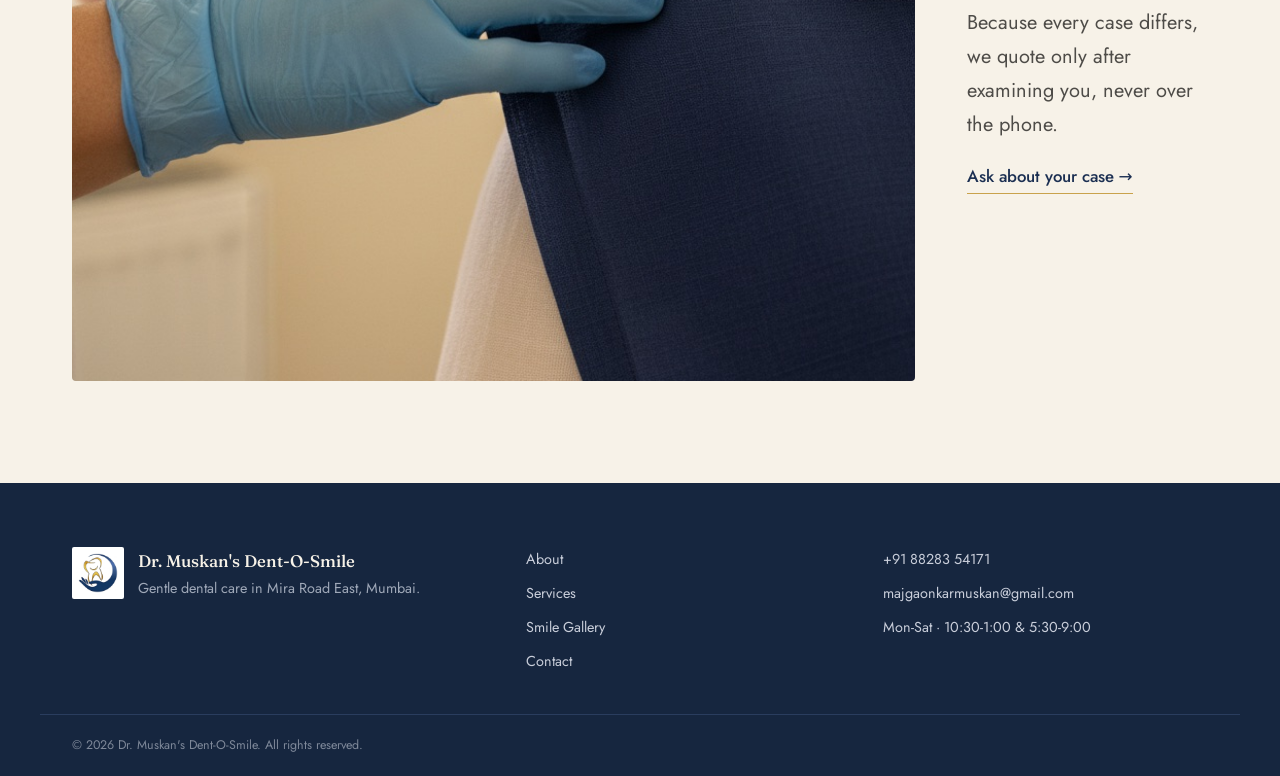
<file: services/index.html>
<!DOCTYPE html>
<html lang="en">
<head>
<meta charset="UTF-8"/>
<meta name="viewport" content="width=device-width,initial-scale=1.0"/>
<title>Treatments &amp; Prices | Dr. Muskan's Dent-O-Smile, Mira Road East</title>
<meta name="description" content="Root canals from Rs 4,000, implants, braces, aligners, cleaning and general dentistry in Mira Road East. Transparent, fixed prices."/>
<link rel="canonical" href="https://drmuskansdentosmile.com/services/"/>
<link rel="icon" type="image/x-icon" href="/favicon.ico"/>
<link rel="icon" type="image/png" sizes="32x32" href="/assets/favicon/favicon-32x32.png"/>
<link rel="icon" type="image/png" sizes="16x16" href="/assets/favicon/favicon-16x16.png"/>
<link rel="apple-touch-icon" sizes="180x180" href="/assets/favicon/apple-touch-icon.png"/>
<link rel="manifest" href="/assets/favicon/site.webmanifest"/>
<meta name="theme-color" content="#1B2F52"/>
<!-- Geo & Local SEO Tags -->
<meta name="geo.region" content="IN-MH"/>
<meta name="geo.placename" content="Mira Road East, Thane, Maharashtra"/>
<meta name="geo.position" content="19.2812;72.8689"/>
<meta name="ICBM" content="19.2812, 72.8689"/>

<!-- Open Graph & Social Cards -->
<meta property="og:locale" content="en_IN"/>
<meta property="og:title" content="Dental Treatments &amp; Fixed Pricing | Dr. Muskan's Dent-O-Smile Mira Road"/>
<meta property="og:description" content="Root canals from ₹4,000, dental implants, clear aligners, cosmetic smile design, and gentle family dentistry in Mira Road East."/>
<meta property="og:type" content="website"/>
<meta property="og:url" content="https://drmuskansdentosmile.com/services/"/>
<meta property="og:image" content="https://drmuskansdentosmile.com/assets/img/clinic-signage.jpg"/>
<meta property="og:image:width" content="1200"/>
<meta property="og:image:height" content="630"/>
<meta property="og:site_name" content="Dr. Muskan's Dent-O-Smile"/>
<meta name="twitter:card" content="summary_large_image"/>
<meta name="twitter:title" content="Dental Treatments &amp; Transparent Pricing | Dr. Muskan's Dent-O-Smile Mira Road"/>
<meta name="twitter:description" content="Root canals, implants, clear aligners, cleaning and general dentistry in Mira Road East with transparent fixed prices."/>
<meta name="twitter:image" content="https://drmuskansdentosmile.com/assets/img/clinic-signage.jpg"/>

<link rel="preconnect" href="https://fonts.googleapis.com"/>
<link rel="preconnect" href="https://fonts.gstatic.com" crossorigin/>
<link href="https://fonts.googleapis.com/css2?family=Fraunces:opsz,wght@9..144,300;9..144,400;9..144,500;9..144,600;9..144,700;9..144,800&family=Jost:wght@300;400;500;600;700;800&display=swap" rel="stylesheet"/>
<link rel="stylesheet" href="/assets/css/site.css?v=45"/>

<!-- Structured Schema Data -->
<script type="application/ld+json">
{
  "@context": "https://schema.org",
  "@graph": [
    {
      "@type": "BreadcrumbList",
      "itemListElement": [
        {
          "@type": "ListItem",
          "position": 1,
          "name": "Home",
          "item": "https://drmuskansdentosmile.com/"
        },
        {
          "@type": "ListItem",
          "position": 2,
          "name": "Services & Treatments",
          "item": "https://drmuskansdentosmile.com/services/"
        }
      ]
    },
    {
      "@type": ["Dentist", "MedicalBusiness"],
      "@id": "https://drmuskansdentosmile.com/#clinic",
      "name": "Dr. Muskan's Dent-O-Smile",
      "url": "https://drmuskansdentosmile.com/services/",
      "telephone": "+918828354171",
      "priceRange": "₹₹",
      "currenciesAccepted": "INR"
    }
  ]
}
</script>
</head>
<body>
<a class="skip" href="#main">Skip to content</a>
<header class="nav" id="nav">
  <div class="wrap nav-in">
    <a class="brand" href="/"><img src="/assets/img/logo-mark.jpg" alt="" width="44" height="44"/>
      <span><b>Dr. Muskan's Dent-O-Smile</b><i>Mira Road East</i></span></a>
    <nav class="links" id="links">
      <a href="/">Home</a><a href="/about/">About</a><a class="active" href="/services/" aria-current="page">Services</a>
      <a href="/smile-gallery/">Smile Gallery</a><a href="/contact/">Contact</a>
      <a class="btn btn-sm" href="tel:+918828354171">Call +91 88283 54171</a>
    </nav>
    <button class="burger" id="burger" aria-label="Menu" aria-expanded="false"><span></span><span></span><span></span></button>
  </div>
</header>
<main id="main">
<section class="pagehead"><div class="wrap"><p class="eyebrow">Treatments &amp; prices</p><h1>Everything we do,<br>and what it costs.</h1></div></section>
<section class="sec"><div class="wrap">
  <p class="lede" style="max-width:56ch;margin-bottom:2.5rem">Prices below are what you actually pay. If a treatment plan needs more than one step, you will be told the full cost before we begin.</p>
  <div class="slist">
      <article class="srow">
        <img src="/assets/img/service-rct.jpg" alt="Root canal treatment" width="600" height="450" loading="lazy"/>
        <div><h3>Root Canal Treatment</h3><p>Saving an infected or badly decayed tooth. Done gently, in as few sittings as clinically sensible.</p></div><b>₹4,000</b>
      </article>
      <article class="srow">
        <img src="/assets/img/service-implants.png" alt="Dental implant" width="600" height="450" loading="lazy"/>
        <div><h3>Dental Implants</h3><p>A permanent titanium replacement for a missing tooth, placed with our visiting implantologist.</p></div><b>₹30,000–35,000</b>
      </article>
      <article class="srow">
        <img src="/assets/img/clear-aligners-treatment.jpg" alt="Braces and aligners" width="600" height="450" loading="lazy"/>
        <div><h3>Braces &amp; Clear Aligners</h3><p>Metal braces or near-invisible aligners to straighten teeth, guided by our visiting orthodontist.</p></div><b>₹35,000–45,000</b>
      </article>
      <article class="srow">
        <img src="/assets/img/service-scaling.jpg" alt="Scaling and polishing" width="600" height="450" loading="lazy"/>
        <div><h3>Scaling &amp; Polishing</h3><p>Professional cleaning to remove tartar and staining, and to keep gums healthy.</p></div><b>₹1,500–2,000</b>
      </article>
      <article class="srow">
        <img src="/assets/img/case-crown-restoration.jpg" alt="Dental crown and bridge" width="600" height="450" loading="lazy"/>
        <div><h3>Crowns &amp; Bridges</h3><p>Protecting a weak or root-treated tooth with a natural-looking crown or bridge.</p></div><b>₹3,000–10,000</b>
      </article>
      <article class="srow">
        <img src="/assets/img/service-fillings.jpg" alt="Tooth fillings and cavity restoration" width="600" height="450" loading="lazy"/>
        <div><h3>Fillings</h3><p>Tooth-coloured composite fillings that blend naturally with your tooth.</p></div><b>₹1,500</b>
      </article>
      <article class="srow">
        <img src="/assets/img/service-checkup.jpg" alt="Dental check-up and oral examination" width="600" height="450" loading="lazy"/>
        <div><h3>Consultation &amp; Check-up</h3><p>A full examination, honest advice, and a clear treatment plan.</p></div><b>₹200</b>
      </article>
  </div>
  <p class="svc-more" style="margin-top:2.5rem"><a class="btn" href="/contact/">Book an appointment</a></p>
</div></section>
<section class="sec sec-cream"><div class="wrap grid-2 align-c">
  <figure class="fig-arch"><img src="/assets/img/care-hands.jpg" alt="Gentle dental care" width="875" height="1024" loading="lazy"/></figure>
  <div><div class="num">Note</div><h2 class="h2">Aligners &amp; specialist treatment</h2>
  <p>Clear aligner treatment typically ranges from ₹55,000 to ₹95,000 depending on how much correction is needed. Because every case differs, we quote only after examining you, never over the phone.</p>
  <a class="link-gold" href="/contact/">Ask about your case &rarr;</a></div>
</div></section>
</main>
<footer class="foot">
  <div class="wrap foot-in">
    <div class="foot-brand"><img src="/assets/img/logo-mark.jpg" alt="" width="52" height="52"/>
      <p><b>Dr. Muskan's Dent-O-Smile</b><br>Gentle dental care in Mira Road East, Mumbai.</p></div>
    <nav class="foot-nav"><a href="/about/">About</a><a href="/services/">Services</a>
      <a href="/smile-gallery/">Smile Gallery</a><a href="/contact/">Contact</a></nav>
    <div class="foot-meta"><a href="tel:+918828354171">+91 88283 54171</a>
      <a href="mailto:majgaonkarmuskan@gmail.com">majgaonkarmuskan@gmail.com</a>
      <span>Mon-Sat &middot; 10:30-1:00 &amp; 5:30-9:00</span></div>
  </div>
  <div class="wrap foot-btm"><span>&copy; <span id="yr"></span> Dr. Muskan's Dent-O-Smile. All rights reserved.</span></div>
</footer>
<!-- ══ MOBILE STICKY QUICK-ACTION BAR ═════════════════════ -->
<div class="mobile-sticky-bar" id="mobileStickyBar" aria-label="Quick contact actions">
  <a href="tel:+918828354171" class="mobile-bar-btn mobile-bar-call">
    <svg width="18" height="18" viewBox="0 0 24 24" fill="none" stroke="currentColor" stroke-width="2" stroke-linecap="round" stroke-linejoin="round" aria-hidden="true">
      <path d="M22 16.92v3a2 2 0 0 1-2.18 2 19.79 19.79 0 0 1-8.63-3.07 19.5 19.5 0 0 1-6-6 19.79 19.79 0 0 1-3.07-8.67A2 2 0 0 1 4.11 2h3a2 2 0 0 1 2 1.72 12.84 12.84 0 0 0 .7 2.81 2 2 0 0 1-.45 2.11L8.09 9.91a16 16 0 0 0 6 6l1.27-1.27a2 2 0 0 1 2.11-.45 12.84 12.84 0 0 0 2.81.7A2 2 0 0 1 22 16.92z"/>
    </svg>
    <span>Call Clinic</span>
  </a>
</div>

<script src="/assets/js/site.js?v=32"></script>
</body></html>
</file>
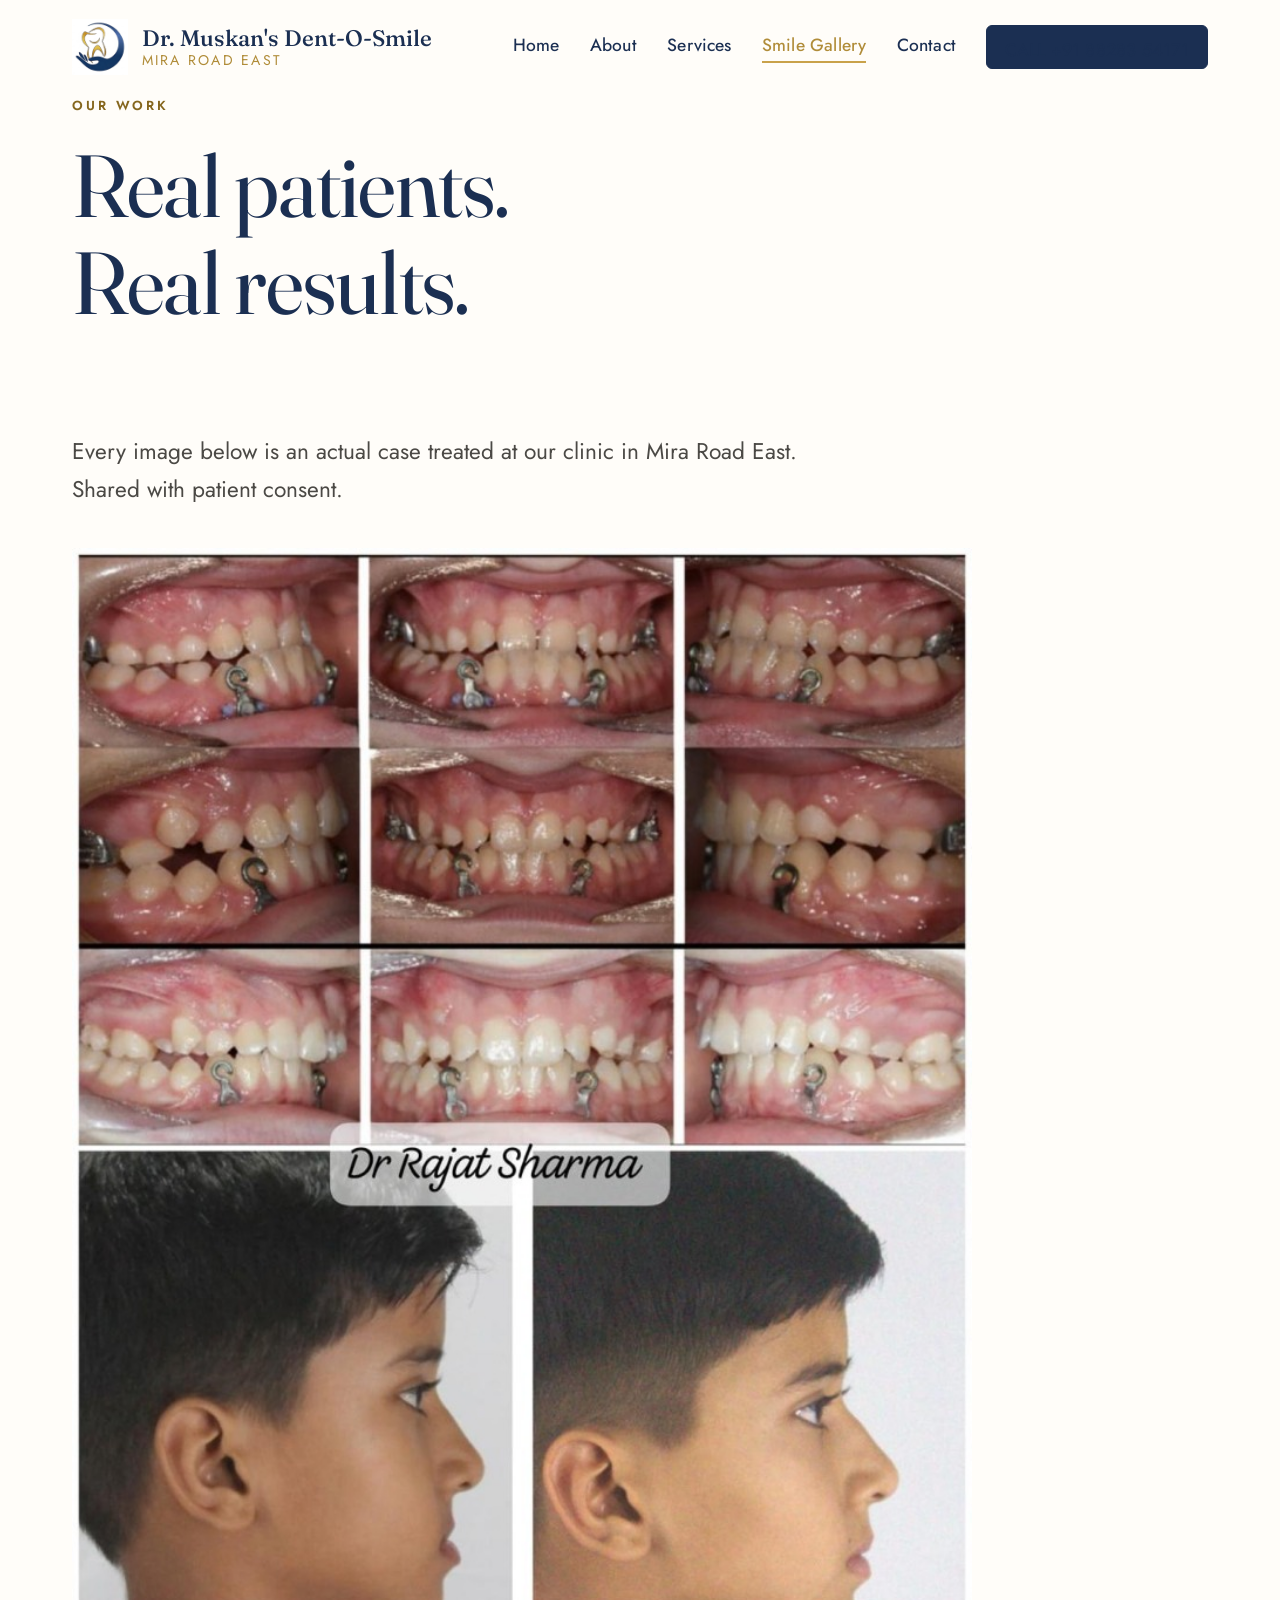
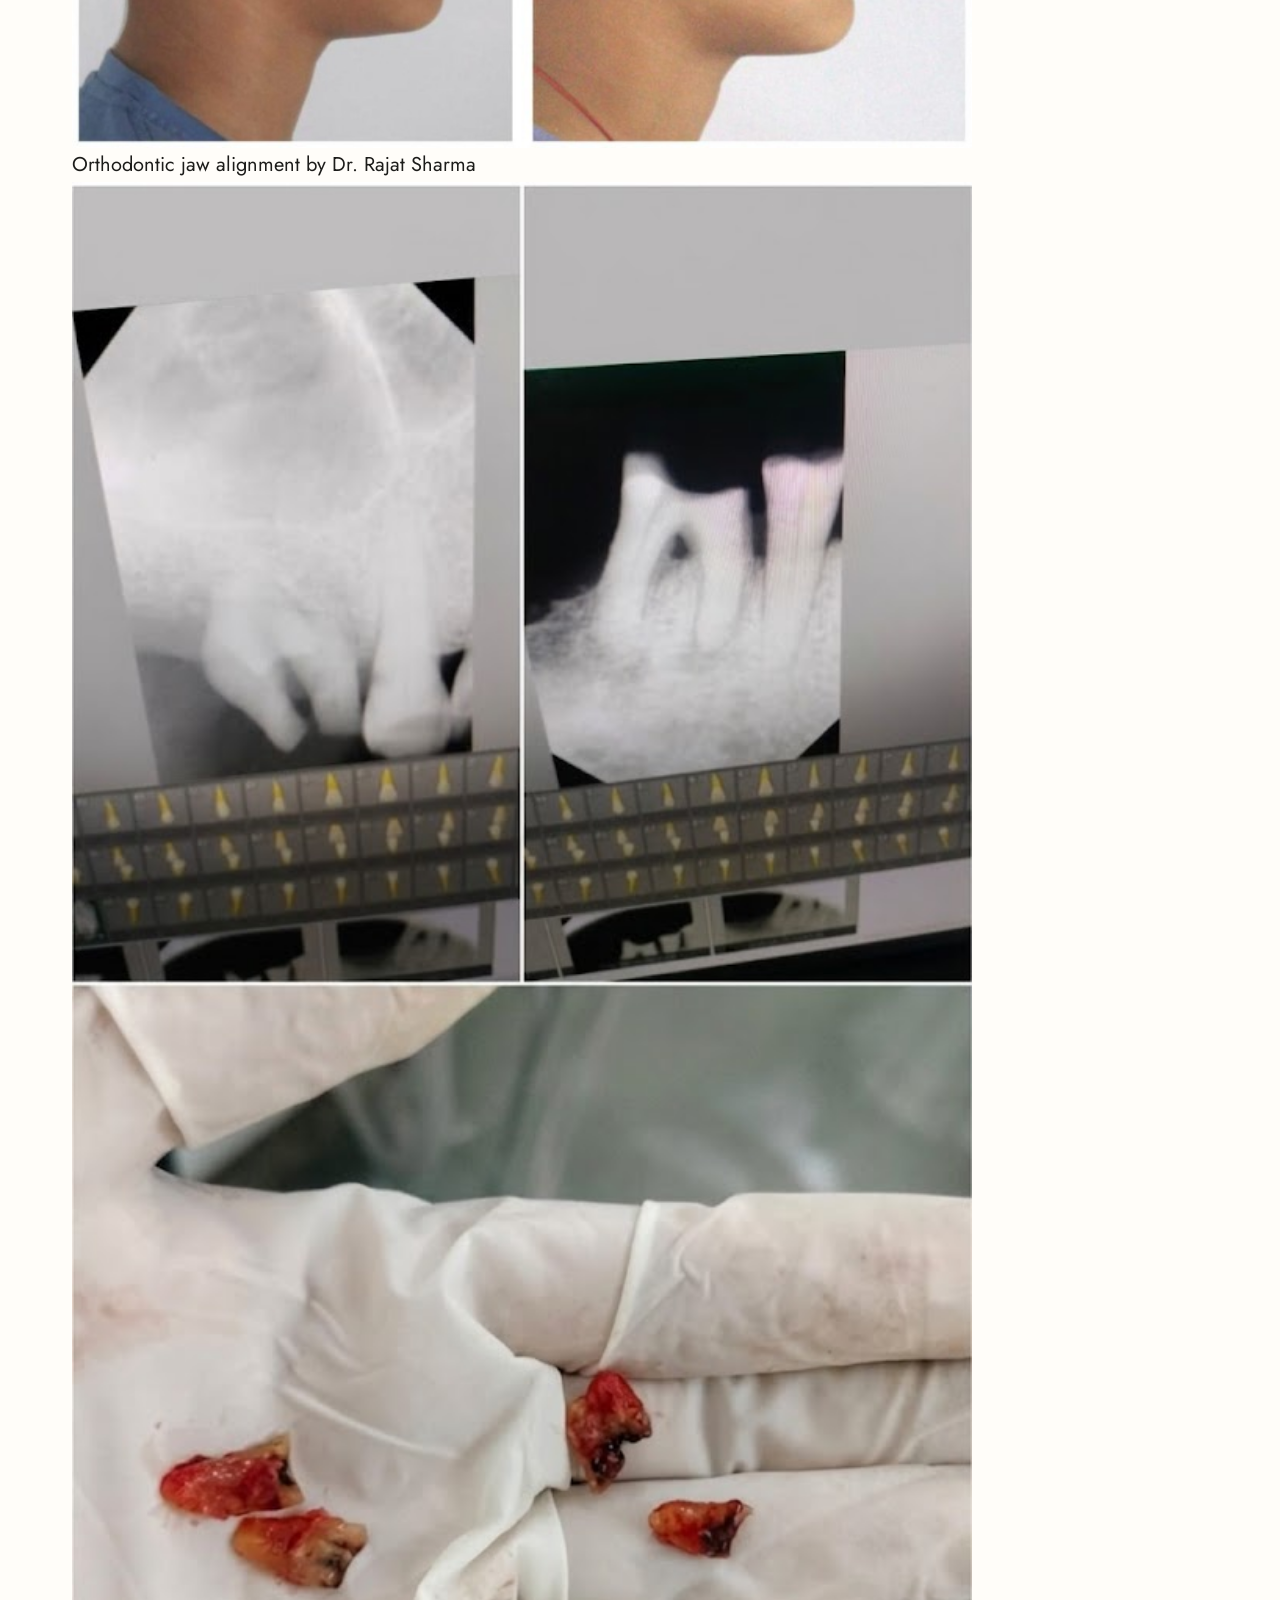
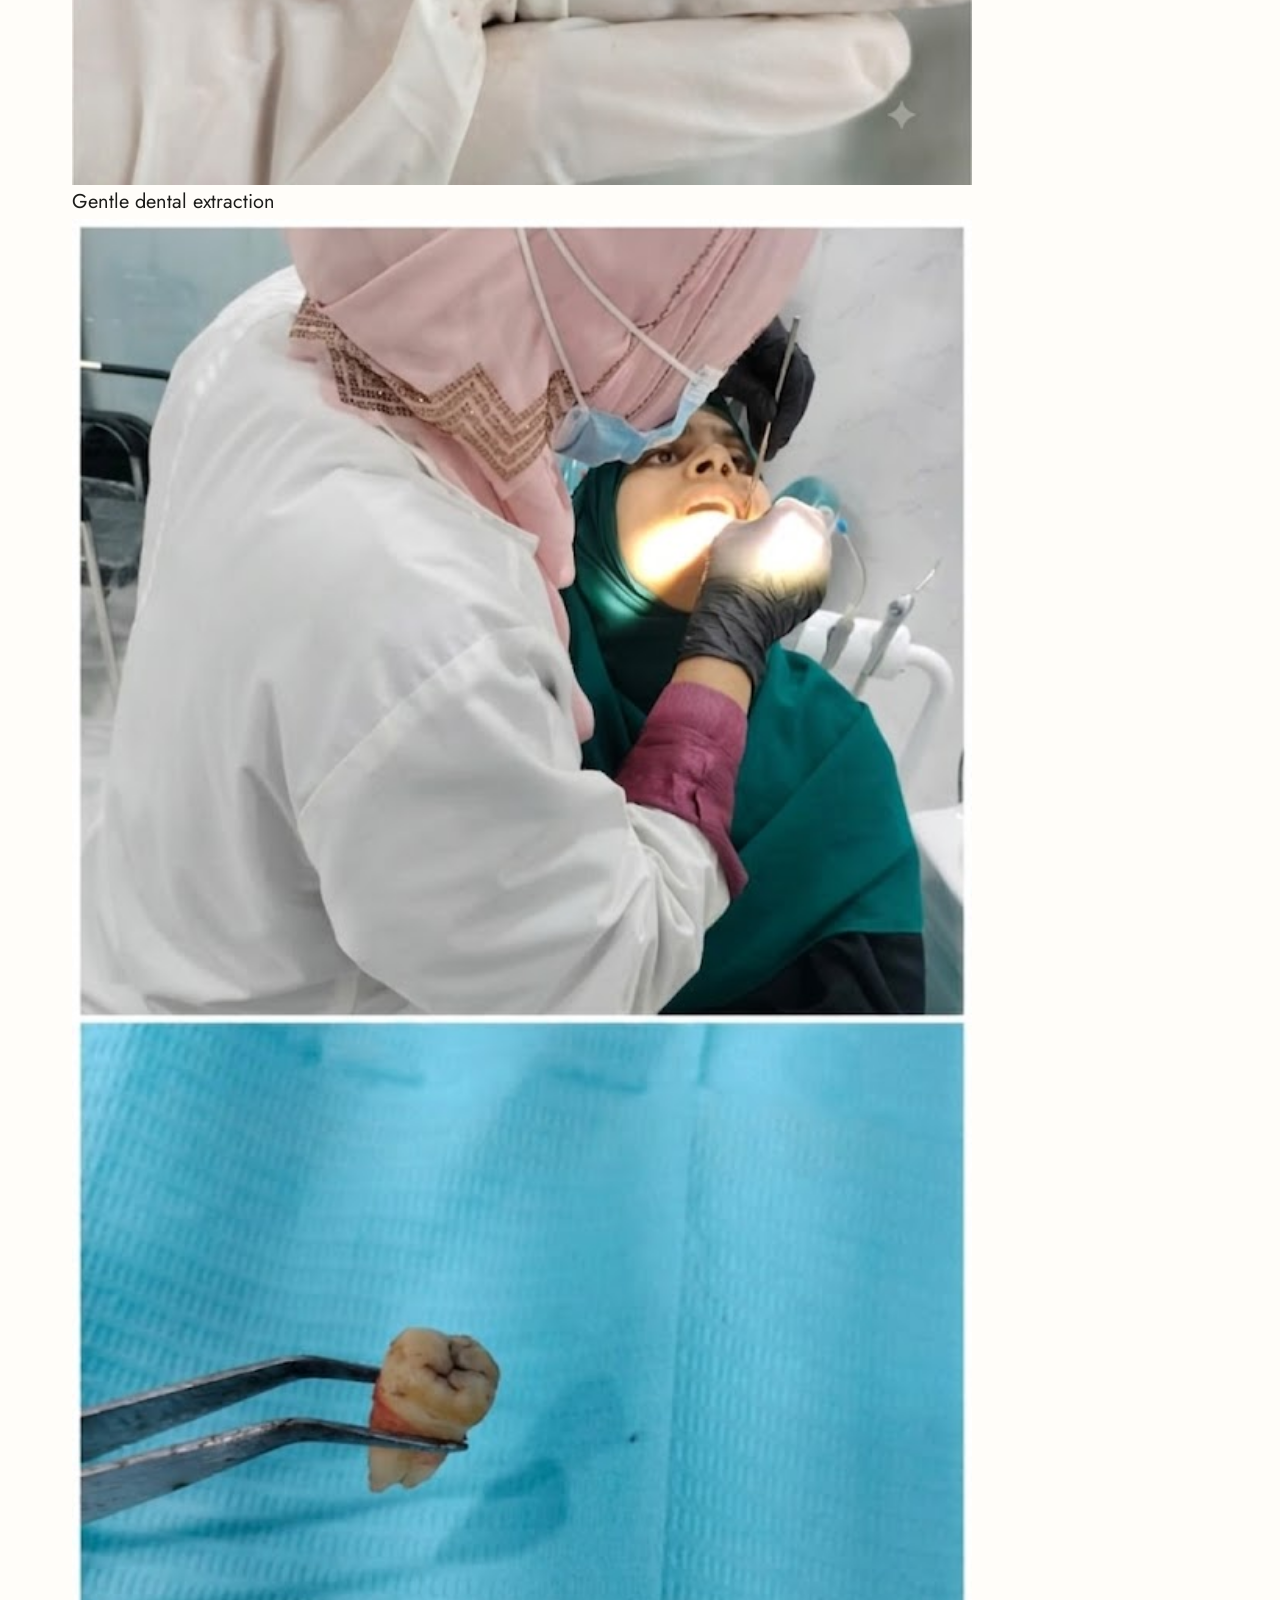
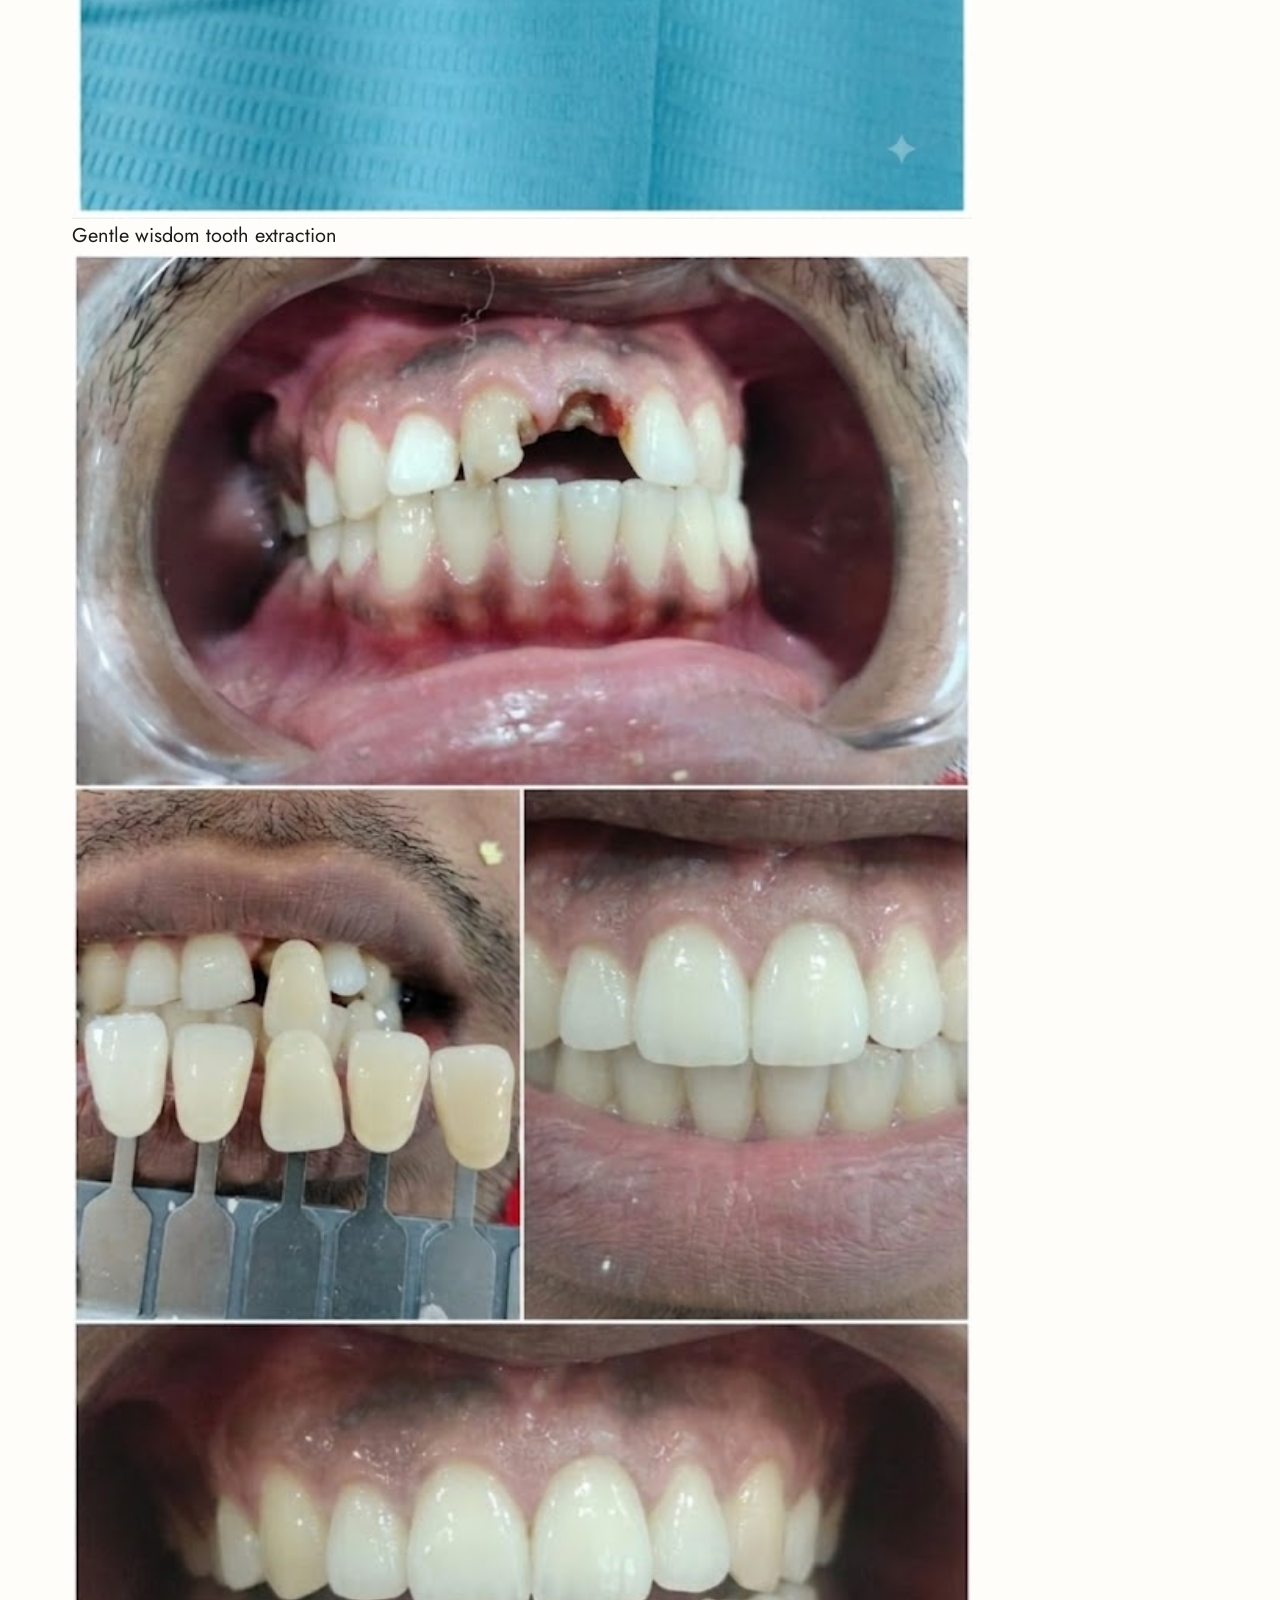
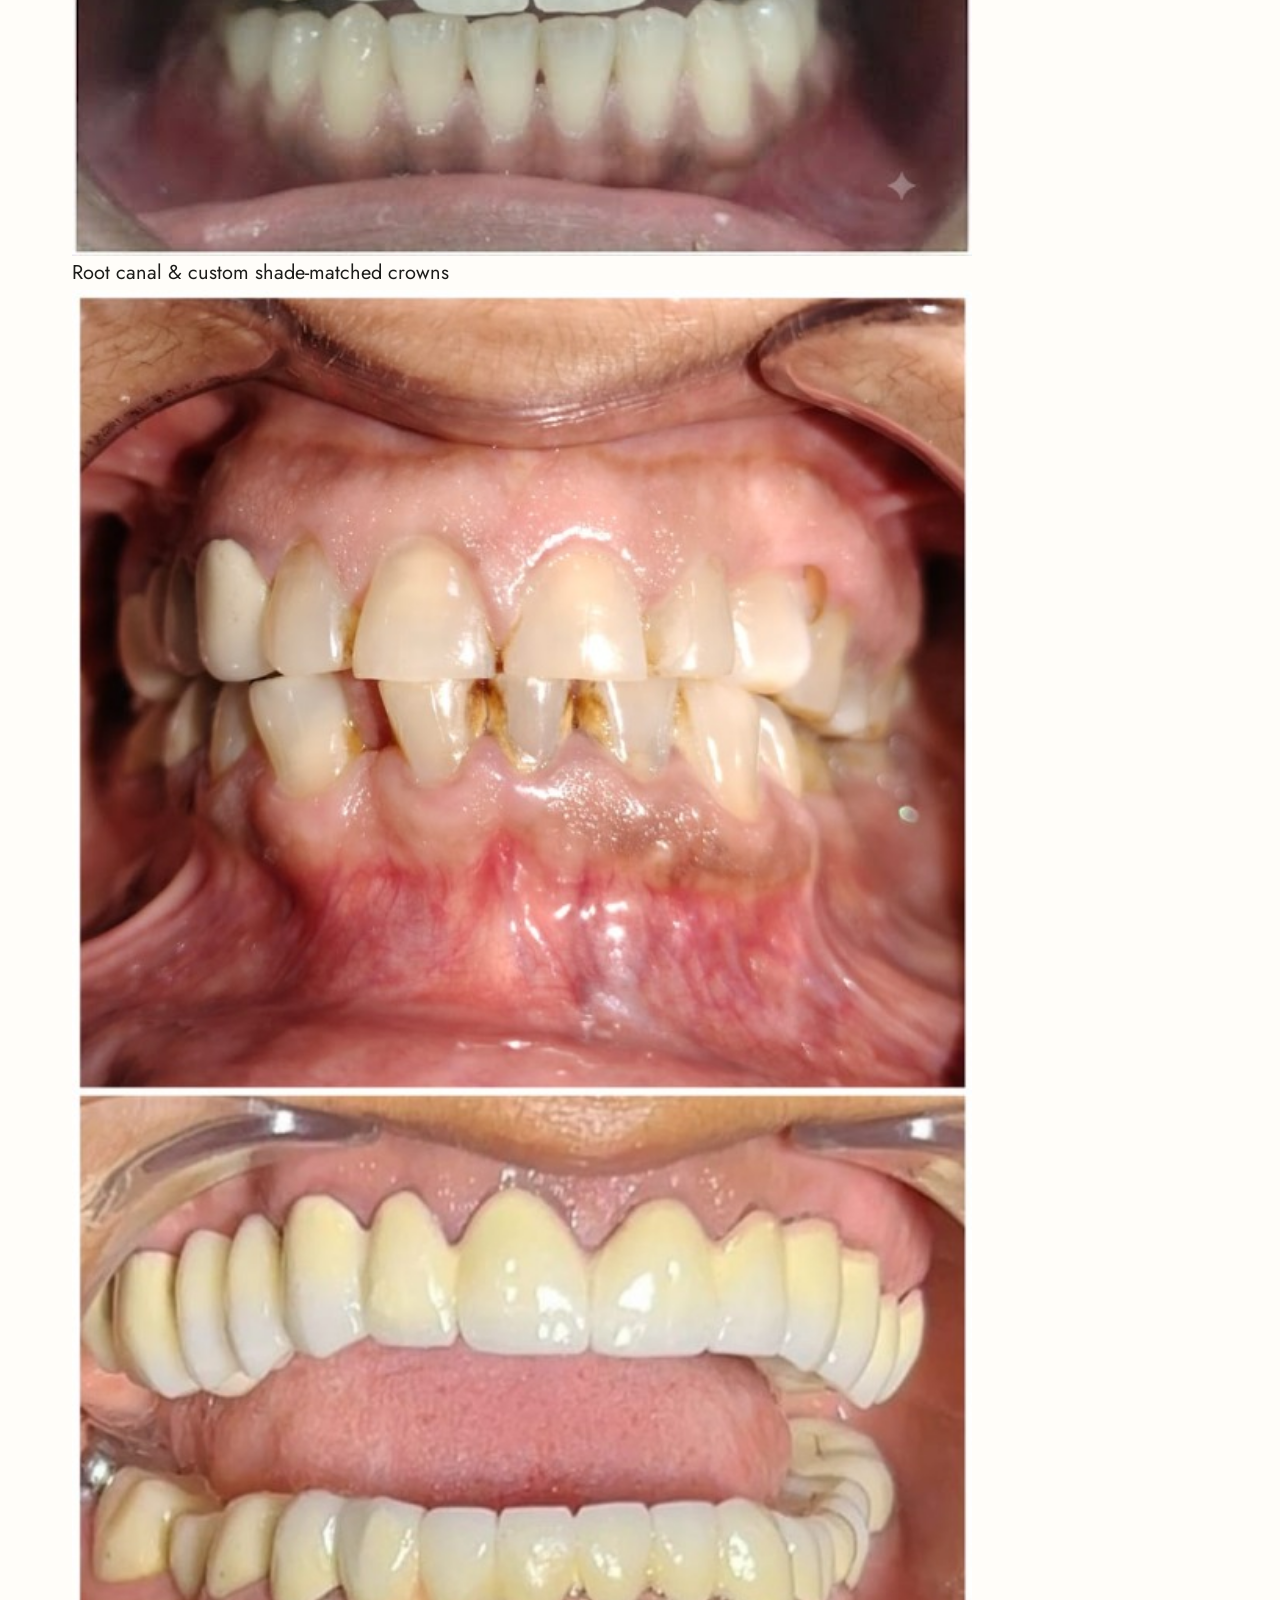
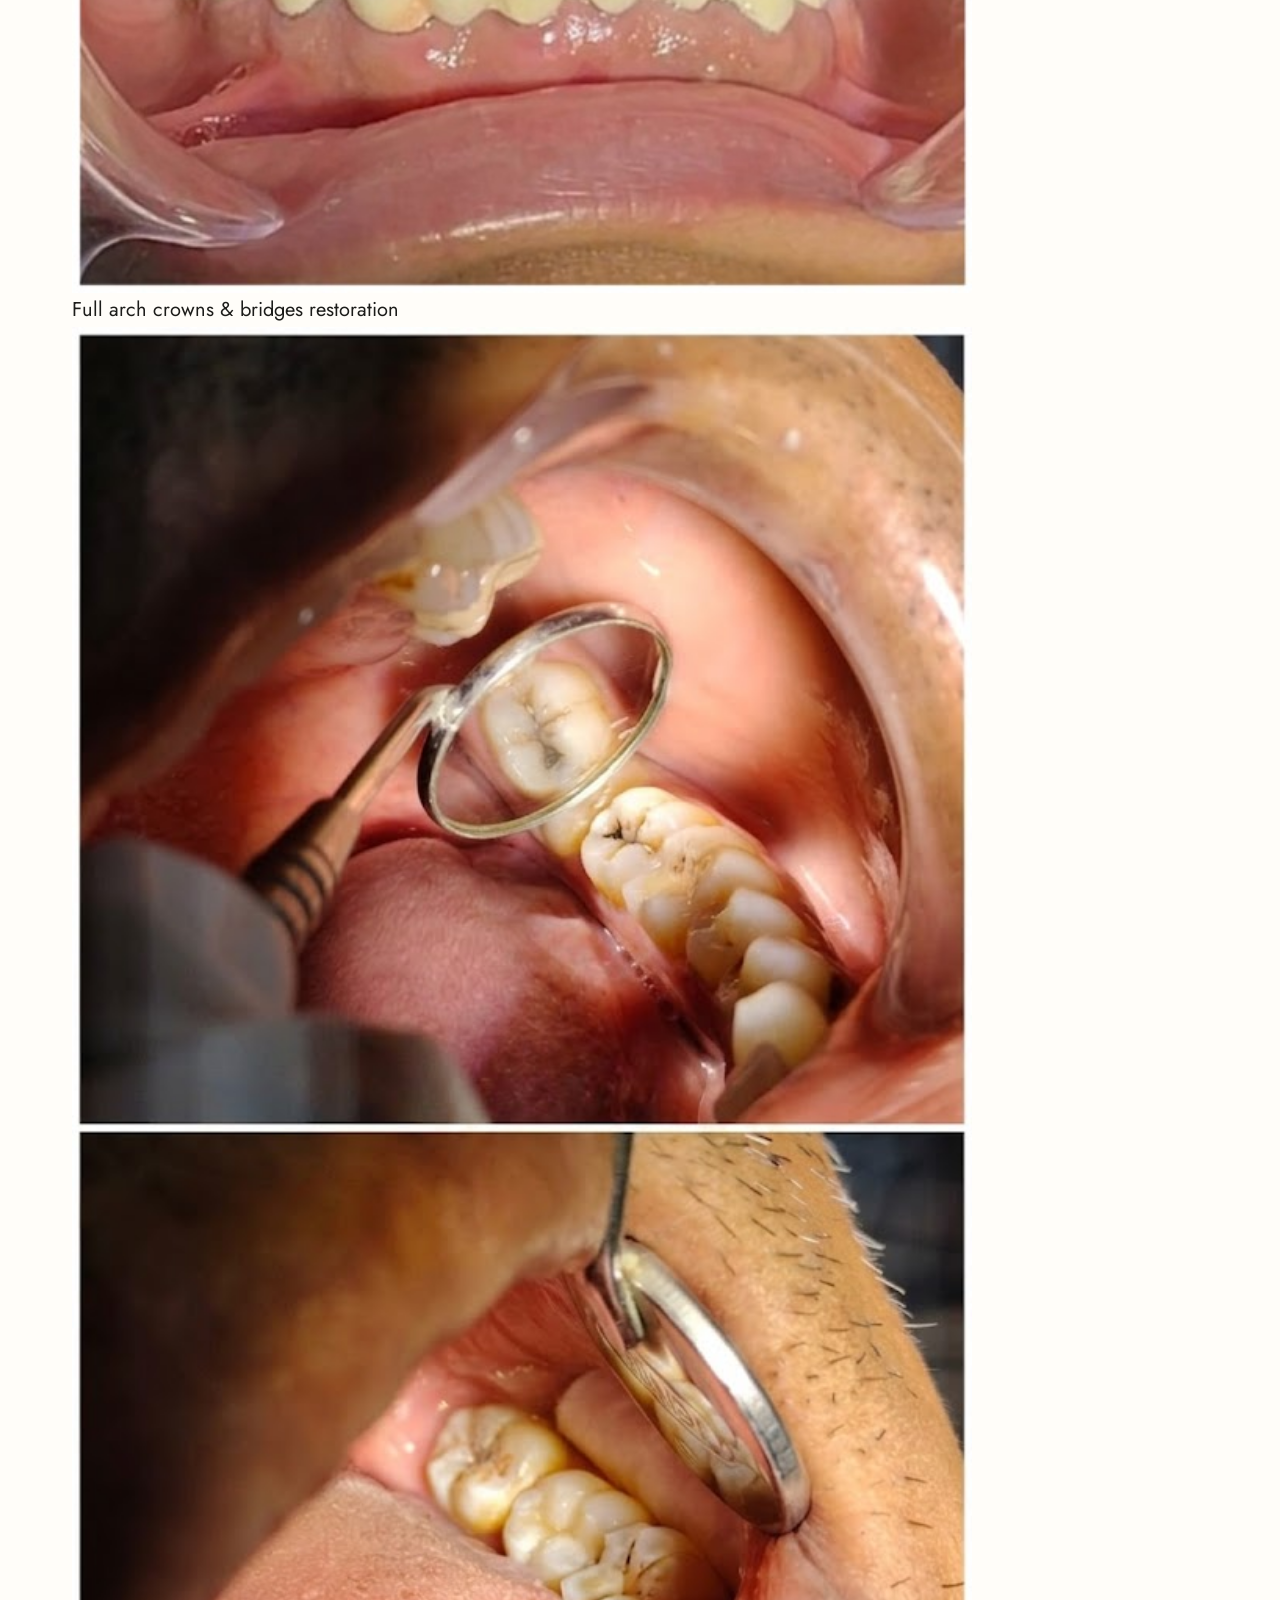
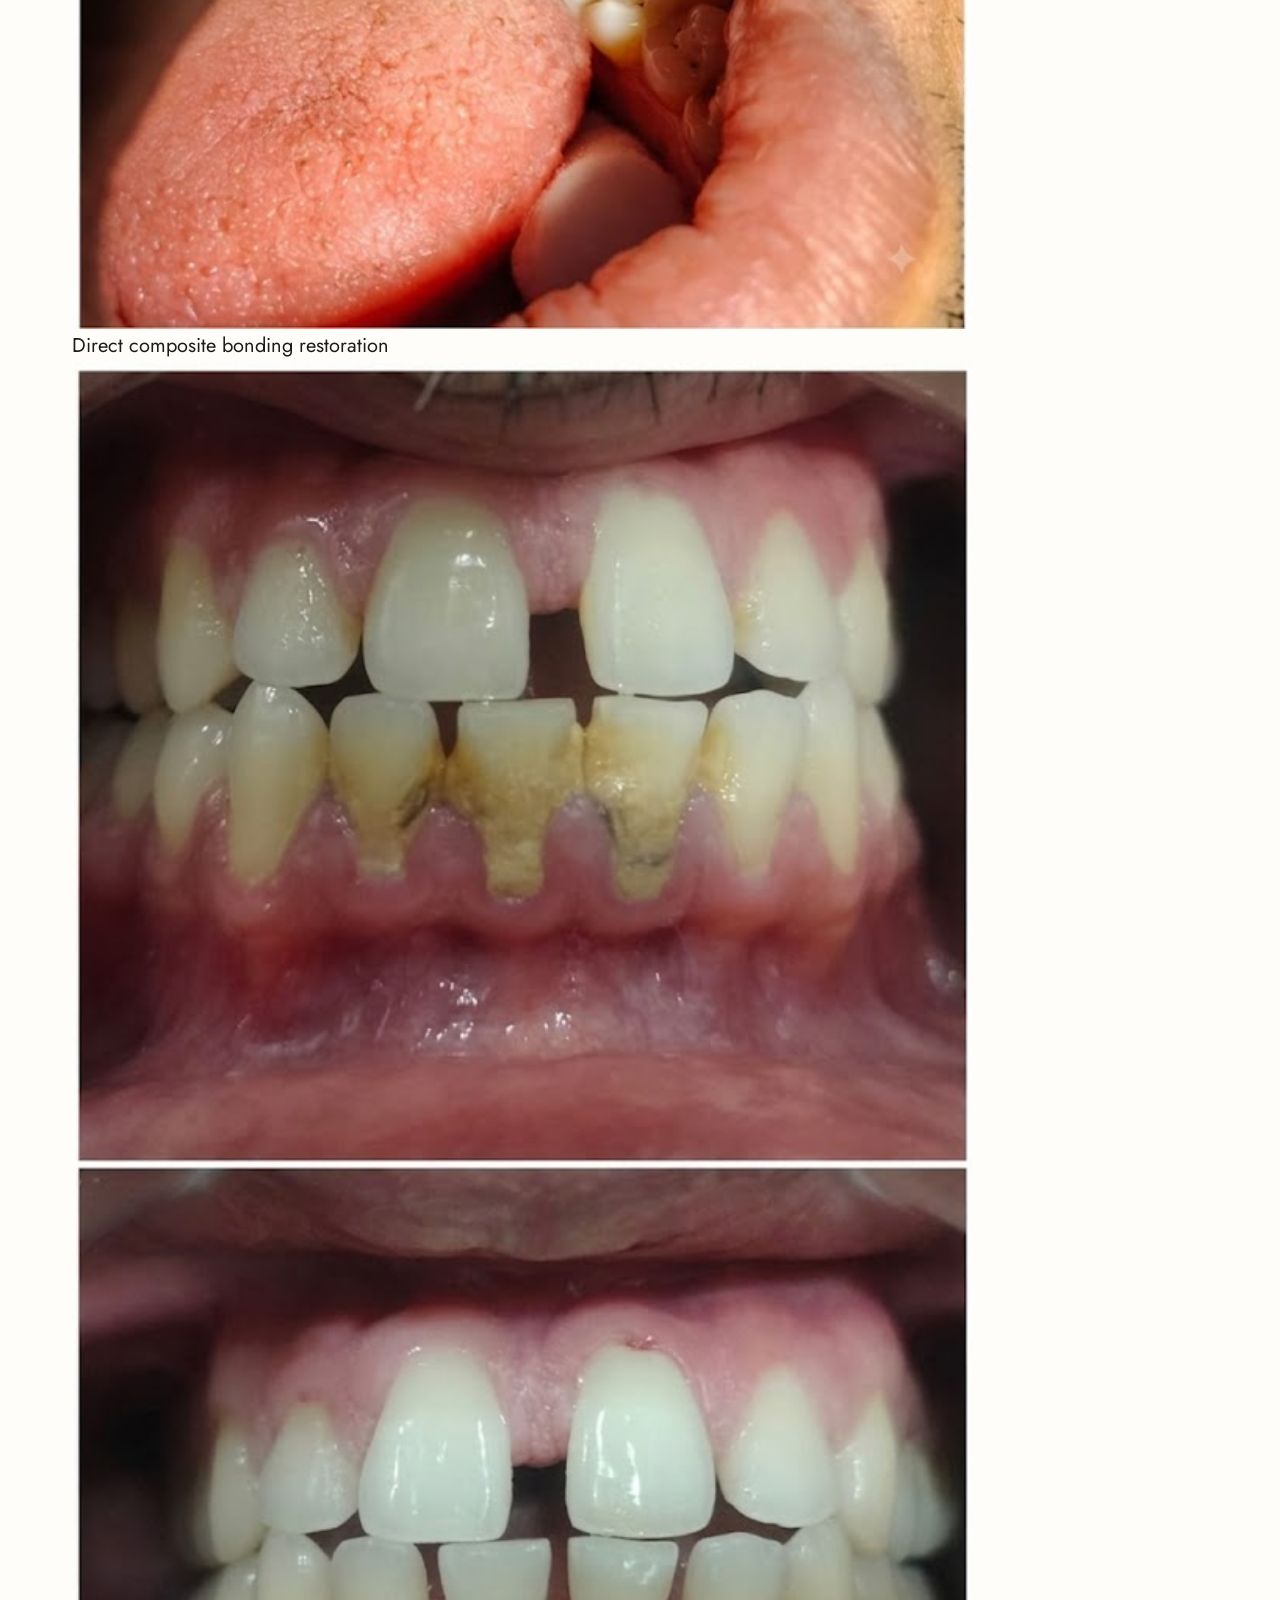
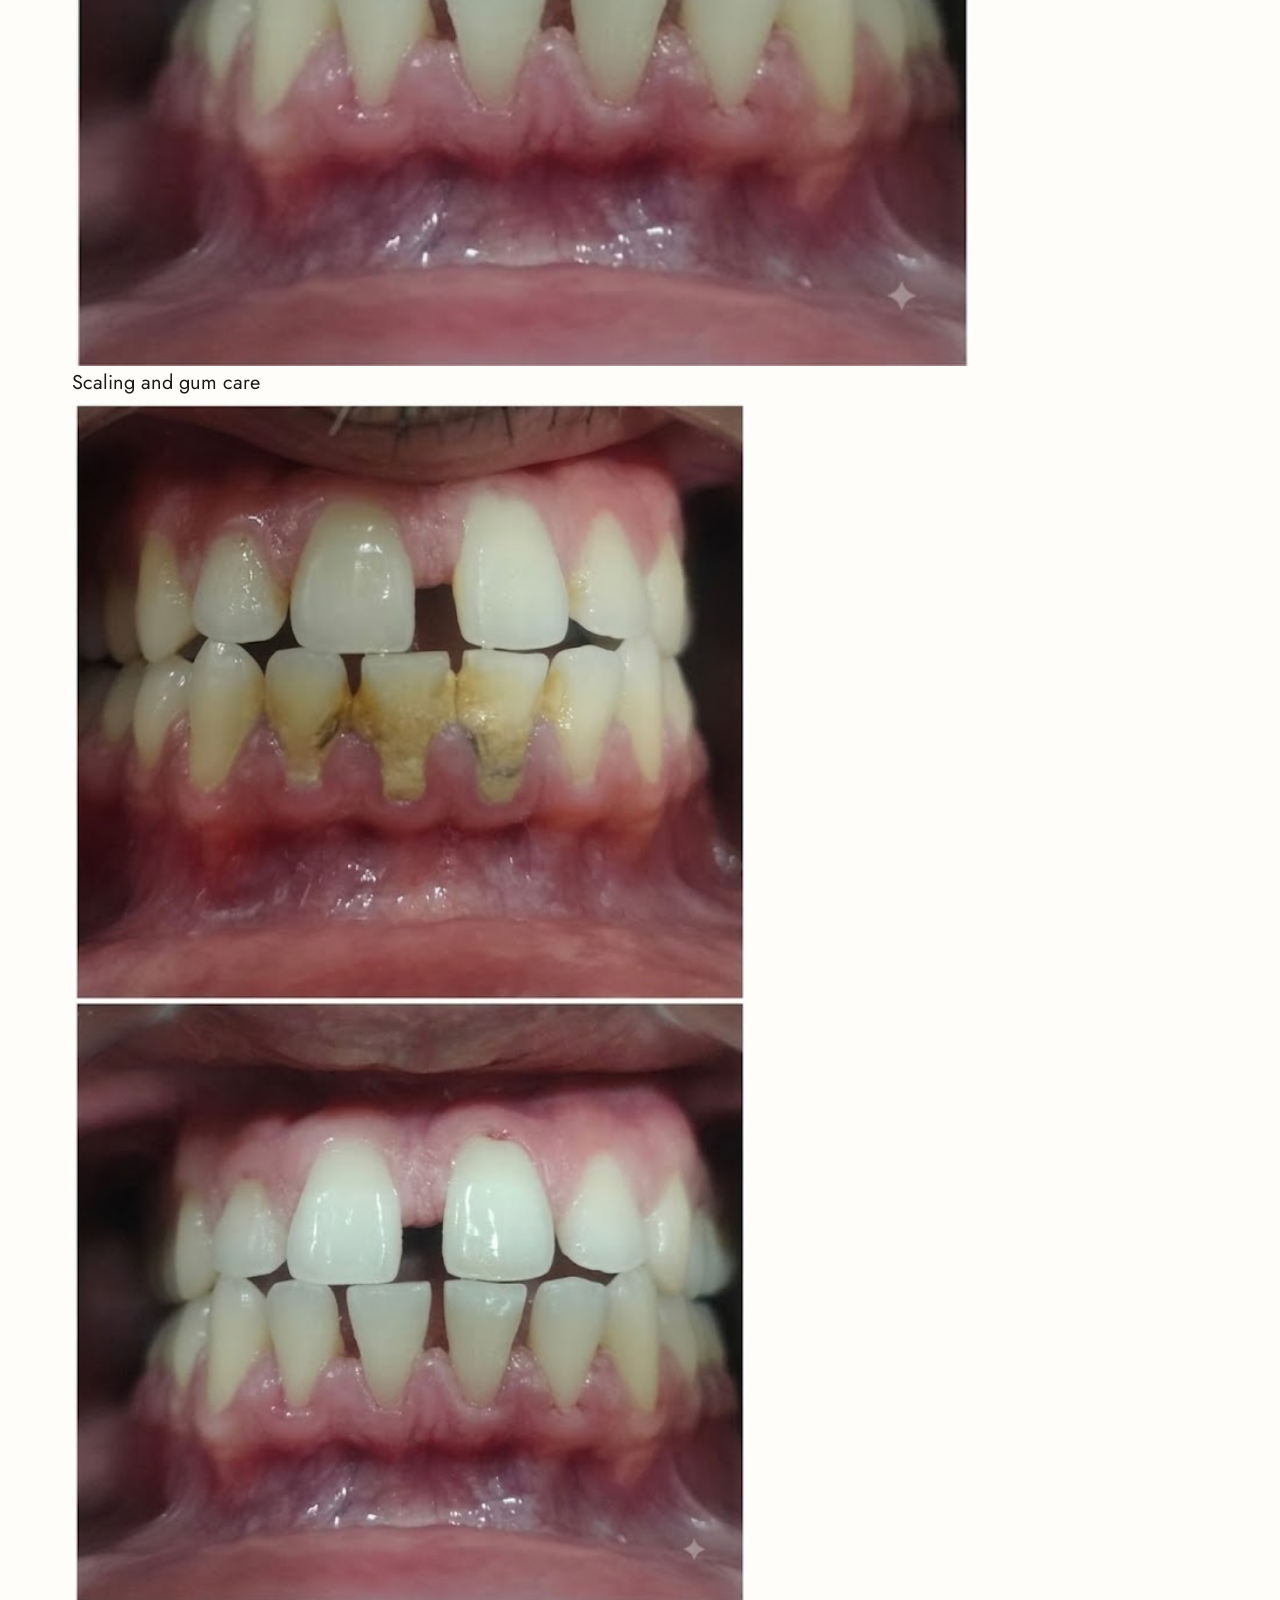
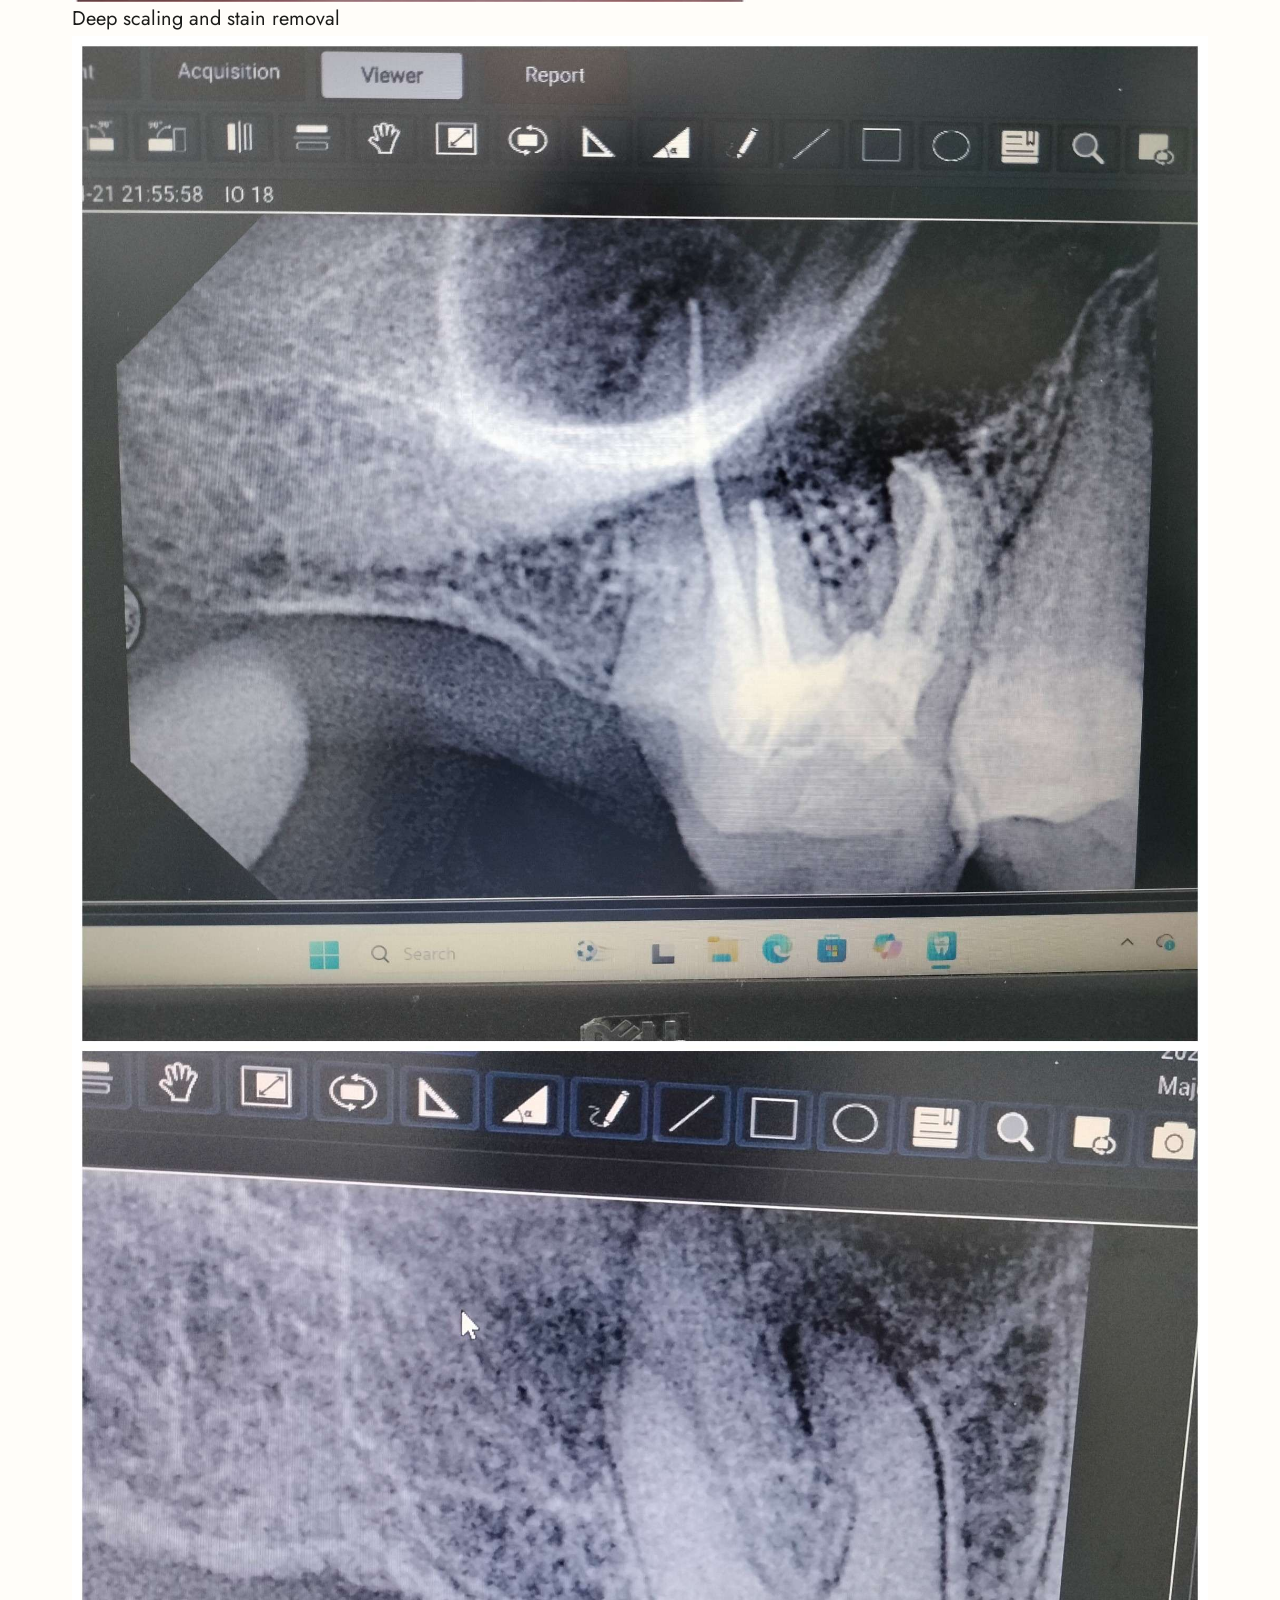
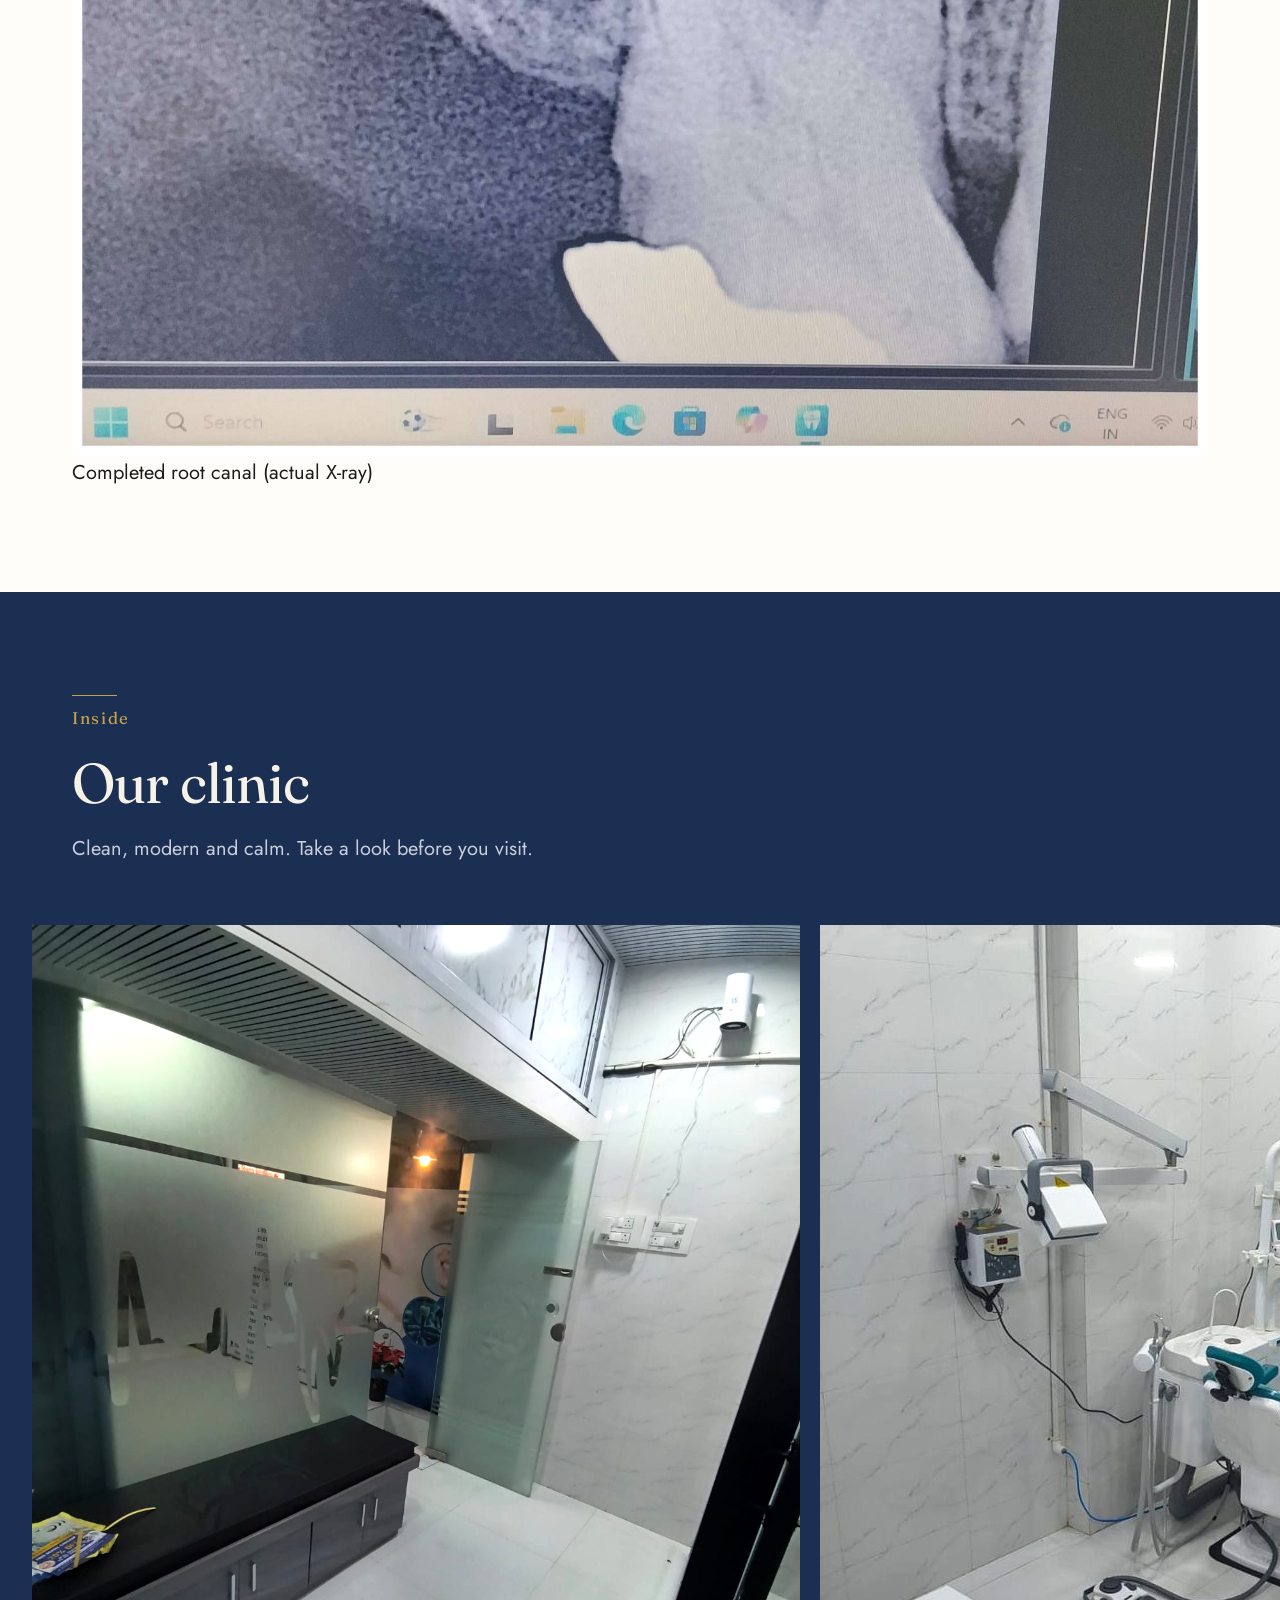
<file: smile-gallery/index.html>
<!DOCTYPE html>
<html lang="en">
<head>
<meta charset="UTF-8"/>
<meta name="viewport" content="width=device-width,initial-scale=1.0"/>
<title>Smile Gallery | Real Cases at Dr. Muskan's Dent-O-Smile</title>
<meta name="description" content="Real before-and-after dental cases treated at Dr. Muskan's Dent-O-Smile in Mira Road East, Mumbai."/>
<link rel="canonical" href="https://drmuskansdentosmile.com/smile-gallery/"/>
<link rel="icon" type="image/x-icon" href="/favicon.ico"/>
<link rel="icon" type="image/png" sizes="32x32" href="/assets/favicon/favicon-32x32.png"/>
<link rel="icon" type="image/png" sizes="16x16" href="/assets/favicon/favicon-16x16.png"/>
<link rel="apple-touch-icon" sizes="180x180" href="/assets/favicon/apple-touch-icon.png"/>
<link rel="manifest" href="/assets/favicon/site.webmanifest"/>
<meta name="theme-color" content="#1B2F52"/>
<!-- Geo & Local SEO Tags -->
<meta name="geo.region" content="IN-MH"/>
<meta name="geo.placename" content="Mira Road East, Thane, Maharashtra"/>
<meta name="geo.position" content="19.2812;72.8689"/>
<meta name="ICBM" content="19.2812, 72.8689"/>

<!-- Open Graph & Social Cards -->
<meta property="og:locale" content="en_IN"/>
<meta property="og:title" content="Smile Gallery &amp; Before/After Cases | Dr. Muskan's Dent-O-Smile Mira Road"/>
<meta property="og:description" content="Real before-and-after smile makeover, root canal, and cosmetic dental cases treated by Dr. Muskan Majgaonkar in Mira Road East, Mumbai."/>
<meta property="og:type" content="website"/>
<meta property="og:url" content="https://drmuskansdentosmile.com/smile-gallery/"/>
<meta property="og:image" content="https://drmuskansdentosmile.com/assets/img/clinic-signage.jpg"/>
<meta property="og:image:width" content="1200"/>
<meta property="og:image:height" content="630"/>
<meta property="og:site_name" content="Dr. Muskan's Dent-O-Smile"/>
<meta name="twitter:card" content="summary_large_image"/>
<meta name="twitter:title" content="Smile Gallery | Real Cases at Dr. Muskan's Dent-O-Smile"/>
<meta name="twitter:description" content="Real before-and-after dental cases treated at Dr. Muskan's Dent-O-Smile in Mira Road East, Mumbai."/>
<meta name="twitter:image" content="https://drmuskansdentosmile.com/assets/img/clinic-signage.jpg"/>

<link rel="preconnect" href="https://fonts.googleapis.com"/>
<link rel="preconnect" href="https://fonts.gstatic.com" crossorigin/>
<link href="https://fonts.googleapis.com/css2?family=Fraunces:opsz,wght@9..144,300;9..144,400;9..144,500;9..144,600;9..144,700;9..144,800&family=Jost:wght@300;400;500;600;700;800&display=swap" rel="stylesheet"/>
<link rel="stylesheet" href="/assets/css/site.css?v=45"/>

<!-- Structured Schema Data -->
<script type="application/ld+json">
{
  "@context": "https://schema.org",
  "@graph": [
    {
      "@type": "BreadcrumbList",
      "itemListElement": [
        {
          "@type": "ListItem",
          "position": 1,
          "name": "Home",
          "item": "https://drmuskansdentosmile.com/"
        },
        {
          "@type": "ListItem",
          "position": 2,
          "name": "Smile Gallery",
          "item": "https://drmuskansdentosmile.com/smile-gallery/"
        }
      ]
    },
    {
      "@type": "ImageGallery",
      "name": "Dr. Muskan's Dent-O-Smile Clinical Case Gallery",
      "description": "Verified before and after clinical dental transformations performed at Dr. Muskan's Dent-O-Smile Mira Road East."
    }
  ]
}
</script>
</head>
<body>
<a class="skip" href="#main">Skip to content</a>
<header class="nav" id="nav">
  <div class="wrap nav-in">
    <a class="brand" href="/"><img src="/assets/img/logo-mark.jpg" alt="" width="44" height="44"/>
      <span><b>Dr. Muskan's Dent-O-Smile</b><i>Mira Road East</i></span></a>
    <nav class="links" id="links">
      <a href="/">Home</a><a href="/about/">About</a><a href="/services/">Services</a>
      <a class="active" href="/smile-gallery/" aria-current="page">Smile Gallery</a><a href="/contact/">Contact</a>
      <a class="btn btn-sm" href="tel:+918828354171">Call +91 88283 54171</a>
    </nav>
    <button class="burger" id="burger" aria-label="Menu" aria-expanded="false"><span></span><span></span><span></span></button>
  </div>
</header>
<main id="main">
<section class="pagehead"><div class="wrap"><p class="eyebrow">Our work</p><h1>Real patients.<br>Real results.</h1></div></section>
<section class="sec"><div class="wrap">
  <p class="lede" style="max-width:56ch;margin-bottom:2.5rem">Every image below is an actual case treated at our clinic in Mira Road East. Shared with patient consent.</p>
  <div class="gal">
    <figure><img src="/assets/img/case-orthodontics-alignment.jpg" alt="Orthodontic jaw profile alignment by Dr. Rajat Sharma" width="900" height="1199" loading="lazy"/><figcaption>Orthodontic jaw alignment by Dr. Rajat Sharma</figcaption></figure>
    <figure><img src="/assets/img/case-extraction.png" alt="Gentle dental extraction and oral surgery" width="900" height="1199" loading="lazy"/><figcaption>Gentle dental extraction</figcaption></figure>
    <figure><img src="/assets/img/case-wisdom-tooth-extraction.jpg" alt="Gentle wisdom tooth extraction" width="900" height="1199" loading="lazy"/><figcaption>Gentle wisdom tooth extraction</figcaption></figure>
    <figure><img src="/assets/img/case-rct-crown-restoration.jpg" alt="Root canal treatment and shade-matched crown restoration" width="900" height="1199" loading="lazy"/><figcaption>Root canal &amp; custom shade-matched crowns</figcaption></figure>
    <figure><img src="/assets/img/case-crown-restoration.jpg" alt="Before and after crowns and bridges restoration" width="900" height="1199" loading="lazy"/><figcaption>Full arch crowns &amp; bridges restoration</figcaption></figure>
    <figure><img src="/assets/img/case-cleaning-polishing.jpg" alt="Direct composite bonding restoration" width="900" height="1199" loading="lazy"/><figcaption>Direct composite bonding restoration</figcaption></figure>
    <figure><img src="/assets/img/case-scaling-1.jpg" alt="Scaling and gum care" width="900" height="1199" loading="lazy"/><figcaption>Scaling and gum care</figcaption></figure>
    <figure><img src="/assets/img/case-scaling-2.jpg" alt="Deep scaling and stain removal" width="675" height="1200" loading="lazy"/><figcaption>Deep scaling and stain removal</figcaption></figure>
    <figure><img src="/assets/img/case-rct-xray.jpg" alt="Completed root canal X-ray" width="2065" height="1250" loading="lazy"/><figcaption>Completed root canal (actual X-ray)</figcaption></figure>
  </div>
</div></section>
<section class="sec sec-navy"><div class="wrap">
  <header class="sec-head light"><div class="num">Inside</div><h2 class="h2">Our clinic</h2>
  <p class="sec-sub">Clean, modern and calm. Take a look before you visit.</p></header></div>
  <div class="strip">
    <img src="/assets/img/reception.jpg" alt="Reception" width="800" height="600" loading="lazy"/>
    <img src="/assets/img/operatory-1.jpg" alt="Treatment room" width="800" height="600" loading="lazy"/>
    <img src="/assets/img/operatory-3.jpg" alt="Dental operatory" width="800" height="600" loading="lazy"/>
    <img src="/assets/img/operatory-4.jpg" alt="Dental chair" width="800" height="600" loading="lazy"/>
    <img src="/assets/img/treatment-room.jpg" alt="Treatment room" width="800" height="600" loading="lazy"/>
    <img src="/assets/img/treating-patient.jpg" alt="Dr. Muskan treating a patient" width="800" height="600" loading="lazy"/>
    <img src="/assets/img/clinic-entrance.jpg" alt="Clinic entrance" width="800" height="600" loading="lazy"/>
    <img src="/assets/img/clinic-signage.jpg" alt="Clinic signage" width="800" height="600" loading="lazy"/>
  </div>
</section>
<section class="sec"><div class="wrap" style="text-align:center">
  <h2 class="h2">Ready when you are</h2>
  <p style="margin:0 auto 2rem">Book a consultation and we will talk you through your options honestly.</p>
  <a class="btn" href="/contact/">Book an appointment</a></div></section>
</main>
<footer class="foot">
  <div class="wrap foot-in">
    <div class="foot-brand"><img src="/assets/img/logo-mark.jpg" alt="" width="52" height="52"/>
      <p><b>Dr. Muskan's Dent-O-Smile</b><br>Gentle dental care in Mira Road East, Mumbai.</p></div>
    <nav class="foot-nav"><a href="/about/">About</a><a href="/services/">Services</a>
      <a href="/smile-gallery/">Smile Gallery</a><a href="/contact/">Contact</a></nav>
    <div class="foot-meta"><a href="tel:+918828354171">+91 88283 54171</a>
      <a href="mailto:majgaonkarmuskan@gmail.com">majgaonkarmuskan@gmail.com</a>
      <span>Mon-Sat &middot; 10:30-1:00 &amp; 5:30-9:00</span></div>
  </div>
  <div class="wrap foot-btm"><span>&copy; <span id="yr"></span> Dr. Muskan's Dent-O-Smile. All rights reserved.</span></div>
</footer>
<!-- ══ MOBILE STICKY QUICK-ACTION BAR ═════════════════════ -->
<div class="mobile-sticky-bar" id="mobileStickyBar" aria-label="Quick contact actions">
  <a href="tel:+918828354171" class="mobile-bar-btn mobile-bar-call">
    <svg width="18" height="18" viewBox="0 0 24 24" fill="none" stroke="currentColor" stroke-width="2" stroke-linecap="round" stroke-linejoin="round" aria-hidden="true">
      <path d="M22 16.92v3a2 2 0 0 1-2.18 2 19.79 19.79 0 0 1-8.63-3.07 19.5 19.5 0 0 1-6-6 19.79 19.79 0 0 1-3.07-8.67A2 2 0 0 1 4.11 2h3a2 2 0 0 1 2 1.72 12.84 12.84 0 0 0 .7 2.81 2 2 0 0 1-.45 2.11L8.09 9.91a16 16 0 0 0 6 6l1.27-1.27a2 2 0 0 1 2.11-.45 12.84 12.84 0 0 0 2.81.7A2 2 0 0 1 22 16.92z"/>
    </svg>
    <span>Call Clinic</span>
  </a>
</div>

<script src="/assets/js/site.js?v=32"></script>
</body></html>
</file>
<file: assets/css/site.css>
/* Dr. Muskan's Dent-O-Smile — single-page premium edition
   Palette: deep navy #1B2F52 · ivory #F7F2E8 · antique gold #C9A24B */
:root{
  --navy:#1B2F52; --navy-2:#16263F; --ink:#1C1C1A;
  --cream:#F7F2E8; --cream-2:#FBF8F2; --paper:#FFFDF9;
  --gold:#C9A24B; --gold-2:#B08C38;
  --muted:#4E4C48; --line:#E4DDD0;
  --serif:'Fraunces',Georgia,serif; --sans:'Jost',system-ui,-apple-system,sans-serif;
  --wrap:1200px; --pad:clamp(1.25rem,4vw,2.5rem);
  --ease-out-expo:cubic-bezier(.16,1,.3,1);
  --ease-in-out-quart:cubic-bezier(.76,0,.24,1);
  --dur-fast:.22s; --dur-med:.42s; --dur-slow:.72s;
}
*{margin:0;padding:0;box-sizing:border-box;-webkit-font-smoothing:antialiased;-moz-osx-font-smoothing:grayscale}
html{scroll-behavior:smooth;-webkit-text-size-adjust:100%;text-rendering:optimizeLegibility;width:100%;max-width:100vw;overflow-x:clip}
body{font-family:var(--sans);color:var(--ink);background:var(--paper);
  font-size:clamp(1.0625rem,0.98rem + 0.4vw,1.25rem);line-height:1.7;font-weight:400;
  -webkit-font-smoothing:antialiased;-moz-osx-font-smoothing:grayscale;text-rendering:optimizeLegibility;
  width:100%;max-width:100vw;overflow-x:clip;position:relative}
img{max-width:100%;height:auto;display:block}
a{color:inherit}
.wrap{max-width:var(--wrap);margin:0 auto;padding-inline:var(--pad);width:100%;box-sizing:border-box}
.skip{position:absolute;left:-9999px}
.skip:focus{left:1rem;top:1rem;background:var(--navy);color:#fff;padding:.6rem 1rem;z-index:99}

/* ── type ─────────────────────────────────────────── */
h1,h2,h3{font-family:var(--serif);font-weight:400;line-height:1.1;letter-spacing:-.015em;color:var(--navy)}
h1{font-size:clamp(3rem,1.8rem + 4.8vw,5.5rem)}
h1 em{font-style:italic;color:var(--gold)}
.h2{font-size:clamp(2.1rem,1.5rem + 2.5vw,3.5rem);margin-bottom:1.15rem}
h3{font-size:1.45rem}
p{color:var(--muted);max-width:62ch}
.lede{font-size:clamp(1.18rem,1.08rem + 0.5vw,1.42rem);color:#4B4945;line-height:1.65}
.eyebrow{font-size:.82rem;letter-spacing:.22em;text-transform:uppercase;color:#85661D;
  font-weight:600;margin-bottom:1.25rem}
.num{font-family:var(--serif);font-size:1.05rem;color:var(--gold);letter-spacing:.1em;
  border-top:1px solid var(--gold);padding-top:.5rem;width:2.8rem;margin-bottom:1.25rem}
.link-gold{color:var(--navy);font-weight:500;font-size:1.05rem;text-decoration:none;border-bottom:1px solid var(--gold);
  padding-bottom:2px;transition:color var(--dur-fast),border-color var(--dur-fast);display:inline-block;margin-top:1.25rem}
.link-gold:hover{color:var(--gold-2);border-color:var(--gold-2)}

/* ── buttons ─────────────────────────────────────── */
.btn{display:inline-block;background:var(--navy);color:var(--cream);padding:1rem 2.1rem;
  border:1px solid var(--navy);font-size:.92rem;letter-spacing:.13em;text-transform:uppercase;
  font-weight:500;text-decoration:none;cursor:pointer;font-family:var(--sans);border-radius:6px;
  transition:background var(--dur-fast) var(--ease-out-expo),
             border-color var(--dur-fast) var(--ease-out-expo),
             color var(--dur-fast),
             transform var(--dur-fast) var(--ease-out-expo),
             box-shadow var(--dur-fast) var(--ease-out-expo)}
.btn:hover{background:var(--gold);border-color:var(--gold);color:#fff;
  transform:translateY(-2px);box-shadow:0 8px 24px -8px rgba(201,162,75,.45)}
.btn:active{transform:translateY(0)}
.btn:focus-visible,
button:focus-visible,
a:focus-visible,
input:focus-visible,
select:focus-visible,
textarea:focus-visible {
  outline: 2px solid var(--gold-2);
  outline-offset: 3px;
}
.btn-ghost{background:transparent;color:var(--navy)}
.btn-ghost:hover{background:var(--navy);color:var(--cream);border-color:var(--navy)}
.btn-whatsapp{display:inline-flex;align-items:center;gap:.45rem;background:#25D366;border-color:#25D366;color:#fff}
.btn-whatsapp:hover{background:#1EBE57;border-color:#1EBE57;color:#fff;box-shadow:0 8px 24px -8px rgba(37,211,102,.5)}
.btn-whatsapp-circle{display:inline-flex;align-items:center;justify-content:center;width:44px;height:44px;border-radius:50%;background:#25D366;color:#fff;border:none;transition:all var(--dur-fast) var(--ease-out-expo);box-shadow:0 4px 14px rgba(37,211,102,.35);text-decoration:none}
.btn-whatsapp-circle:hover{background:#1EBE57;transform:scale(1.08);box-shadow:0 6px 18px rgba(37,211,102,.45);color:#fff}
.btn-sm{padding:.6rem 1.1rem;font-size:.7rem}
.btn-block{width:100%;border:0}

/* ── nav ─────────────────────────────────────────── */
.nav{position:sticky;top:0;z-index:1000;
  background:rgba(255,253,249,.95);
  backdrop-filter:saturate(1.4) blur(14px);
  -webkit-backdrop-filter:saturate(1.4) blur(14px);
  border-bottom:1px solid transparent;
  transition:border-color var(--dur-med),background var(--dur-med),box-shadow var(--dur-med)}
.nav.scrolled{border-bottom-color:var(--line);box-shadow:0 4px 24px -8px rgba(27,47,82,.12)}
.nav-in{display:flex;align-items:center;justify-content:space-between;gap:1.75rem;min-height:94px;padding-block:.65rem}
.brand{display:flex;align-items:center;gap:.85rem;text-decoration:none;flex-shrink:0;
  transition:opacity var(--dur-fast)}
.brand:hover{opacity:.85}
.brand img{width:56px !important;height:56px !important;object-fit:contain}
.brand span{display:flex;flex-direction:column;line-height:1.15;white-space:nowrap}
.brand b{font-family:var(--serif);font-size:1.4rem;font-weight:500;color:var(--navy)}
.brand i{font-style:normal;font-size:.88rem;letter-spacing:.16em;text-transform:uppercase;color:var(--gold-2)}

.links{display:flex;align-items:center;gap:1.9rem}
.links a:not(.btn-whatsapp-circle){text-decoration:none;font-size:1.1rem;font-weight:450;color:var(--navy);letter-spacing:.01em;
  position:relative;padding-bottom:2px;white-space:nowrap;
  transition:color var(--dur-fast)}
.links a:not(.btn-whatsapp-circle)::after{content:'';position:absolute;bottom:0;left:0;width:0;height:1.5px;
  background:var(--gold);transition:width var(--dur-med) var(--ease-out-expo)}
.links a:not(.btn-whatsapp-circle):hover{color:var(--gold-2)}
.links a:not(.btn-whatsapp-circle):hover::after{width:100%}
.links a:not(.btn-whatsapp-circle).active{color:var(--gold-2)}
.links a:not(.btn-whatsapp-circle).active::after{width:100%}

.nav-cta-group{display:flex;align-items:center;gap:1rem;margin-left:1rem;padding-left:1.35rem;border-left:1px solid rgba(27,47,82,.15)}
.btn-whatsapp-circle{display:inline-flex;align-items:center;justify-content:center;width:44px;height:44px;border-radius:50%;background:#25D366;color:#fff;border:none;transition:all var(--dur-fast) var(--ease-out-expo);box-shadow:0 4px 12px rgba(37,211,102,.3);text-decoration:none;flex-shrink:0}
.btn-whatsapp-circle::after{display:none !important}
.btn-whatsapp-circle:hover{background:#1EBE57;transform:scale(1.06);box-shadow:0 6px 16px rgba(37,211,102,.4);color:#fff}
.btn-nav-book{display:inline-flex;align-items:center;gap:.5rem;padding:.75rem 1.35rem;font-size:.84rem;letter-spacing:.08em;font-weight:500;border-radius:6px;white-space:nowrap;flex-shrink:0;background:var(--navy);color:var(--cream);border:1px solid var(--navy);cursor:pointer;transition:all var(--dur-fast) var(--ease-out-expo)}
.btn-nav-book:hover{background:var(--gold);border-color:var(--gold);color:#fff;transform:translateY(-1px);box-shadow:0 6px 18px rgba(201,162,75,.35)}

.burger{display:none;background:none;border:0;flex-direction:column;gap:6px;cursor:pointer;padding:.5rem}
.burger span{width:26px;height:2px;background:var(--navy);
  transition:transform .3s var(--ease-out-expo),opacity .2s}

/* ── hero ─────────────────────────────────────────── */
.hero{position:relative;padding-top:clamp(2.5rem,6vw,5rem);overflow:hidden}
.hero-in{display:grid;grid-template-columns:1.05fr .95fr;gap:clamp(2rem,5vw,4.5rem);align-items:center}
.hero-copy .lede{margin:1.6rem 0 2.2rem;max-width:44ch}
.hero-cta{display:flex;gap:.85rem;flex-wrap:wrap}
.hero-facts{list-style:none;display:flex;gap:clamp(1.25rem,3vw,2.75rem);margin-top:3rem;
  padding-top:1.75rem;border-top:1px solid var(--line);flex-wrap:wrap}
.hero-facts li{display:flex;flex-direction:column}
.hero-facts b{font-family:var(--serif);font-size:1.5rem;color:var(--navy);font-weight:400}
.hero-facts span{font-size:.75rem;letter-spacing:.1em;text-transform:uppercase;color:var(--muted)}
.hero-img{position:relative;max-width:540px;margin-left:auto;width:100%}
.hero-img img{width:100%;aspect-ratio:3/4;object-fit:cover;object-position:center 15%;
  border-radius:50vw 50vw 6px 6px;
  box-shadow:0 30px 70px -35px rgba(27,47,82,.5);
  transition:transform .6s var(--ease-out-expo)}
.hero-img:hover img{transform:scale(1.02)}
.hero-img figcaption{position:absolute;right:0.5rem;left:auto;bottom:2rem;background:var(--cream);
  border-right:3px solid var(--gold);padding:.8rem 1.2rem;font-family:var(--serif);color:var(--navy);
  font-size:.95rem;box-shadow:0 12px 30px -18px rgba(0,0,0,.3);border-radius:6px 0 0 6px;}
.dr-figure{position:relative;max-width:540px;margin:0 auto;width:100%}
.dr-img-badge{position:absolute;right:0.5rem;left:auto;bottom:1.5rem;background:var(--cream);
  border-right:3px solid var(--gold);padding:.75rem 1.1rem;box-shadow:0 12px 30px -15px rgba(0,0,0,.25);border-radius:6px 0 0 6px;}
.hero-img figcaption em{display:block;font-style:normal;font-family:var(--sans);font-size:.68rem;
  letter-spacing:.14em;text-transform:uppercase;color:var(--gold-2);margin-top:.15rem}
.hero-rule{margin-top:clamp(3rem,7vw,6rem)}
.hero-rule span{display:block;height:1px;background:linear-gradient(90deg,transparent,var(--gold),transparent)}

/* ── sections ─────────────────────────────────────── */
.sec{padding:clamp(3.5rem,8vw,7rem) 0}
.sec-cream{background:var(--cream)}
.sec-navy{background:var(--navy);color:var(--cream)}
.sec-navy .h2,.sec-navy h3{color:var(--cream)}
.sec-navy p{color:#C9CEDA}
.sec-navy .num{color:var(--gold);border-color:var(--gold)}
.sec-head{max-width:60ch;margin-bottom:clamp(2rem,4vw,3.25rem)}
.sec-sub{margin-top:.35rem}
.grid-2{display:grid;grid-template-columns:auto 1fr;gap:clamp(1.5rem,4vw,3.5rem)}
.align-c{align-items:center}
.promise .grid-2{grid-template-columns:auto 1fr;align-items:start}
.promise p+p{margin-top:1rem}

.mobile-swipe-hint {
  display: none;
}

/* services grid */
.svc{display:grid;grid-template-columns:repeat(auto-fit,minmax(230px,1fr));gap:1.5rem}

@media (max-width: 768px) {
  .mobile-swipe-hint {
    display: flex;
    align-items: center;
    gap: 0.35rem;
    font-size: 0.78rem;
    font-weight: 600;
    text-transform: uppercase;
    letter-spacing: 0.08em;
    color: var(--gold-2);
    margin-top: 0.6rem;
  }

  .svc,
  .spec-grid {
    display: flex !important;
    overflow-x: auto !important;
    scroll-snap-type: x mandatory;
    -webkit-overflow-scrolling: touch;
    gap: 1.25rem !important;
    padding-bottom: 1.25rem;
    padding-left: 0;
    padding-right: 0;
    scrollbar-width: thin;
    scrollbar-color: var(--gold) rgba(201, 162, 75, 0.15);
  }

  .svc::-webkit-scrollbar,
  .spec-grid::-webkit-scrollbar {
    height: 5px;
  }
  .svc::-webkit-scrollbar-track,
  .spec-grid::-webkit-scrollbar-track {
    background: rgba(201, 162, 75, 0.12);
    border-radius: 10px;
  }
  .svc::-webkit-scrollbar-thumb,
  .spec-grid::-webkit-scrollbar-thumb {
    background: var(--gold);
    border-radius: 10px;
  }

  .svc-card,
  .spec-card {
    flex: 0 0 100% !important;
    width: 100% !important;
    min-width: 100% !important;
    scroll-snap-align: center;
    scroll-snap-stop: always;
  }
}
.svc-card{background:var(--paper);border:1px solid var(--line);border-radius:12px;overflow:hidden;
  display:flex;flex-direction:column;height:100%;
  transition:transform var(--dur-med) var(--ease-out-expo),
             box-shadow var(--dur-med) var(--ease-out-expo),
             border-color var(--dur-fast)}
.svc-card:hover{transform:translateY(-4px);box-shadow:0 16px 36px -12px rgba(27,47,82,.14);border-color:var(--gold)}
.svc-img-wrap{
  overflow:hidden;
  position:relative;
  width:100%;
  aspect-ratio:1/1;
  background:#ffffff;
  display:flex;
  align-items:center;
  justify-content:center;
  border-bottom:1px solid #f0eae1;
}
.svc-img-wrap img{
  width:100%;
  height:100%;
  object-fit:cover;
  display:block;
  transition:transform .55s var(--ease-out-expo);
}
.svc-img-wrap img[src*="service-fillings"],
.svc-img-wrap img[src*="service-scaling"],
.svc-img-wrap img[src*="service-smile-designing"],
.svc-img-wrap img[src*="service-teeth-whitening"],
.svc-img-wrap img[src*="service-dentures"],
.svc-img-wrap img[src*="service-removable-denture"] {
  object-fit:contain;
  background:#ffffff;
  padding:4px;
}
.svc-card:hover .svc-img-wrap img{transform:scale(1.05)}
.svc-body{padding:1.35rem 1.4rem 1.6rem;display:flex;flex-direction:column;flex:1}
.svc-body h3{font-size:1.3rem;margin-bottom:0.35rem}
.svc-body p{font-size:.93rem;margin:.4rem 0 0;flex:1;line-height:1.55}
.svc-body b{font-family:var(--serif);color:var(--gold-2);font-weight:500;font-size:1.05rem}
.svc-more{margin-top:2rem}

/* aligner note */
.aligner-note{margin-top:3rem;background:var(--cream);border:1px solid var(--line);
  border-top:2px solid var(--gold);border-radius:12px;padding:clamp(1.5rem,3vw,2.5rem)}
.aligner-note-in{display:grid;grid-template-columns:auto 1fr;gap:1.5rem;align-items:start}
.aligner-note h3{font-size:1.25rem;margin-bottom:.5rem}

/* pricing */
.fig-arch img{width:100%;aspect-ratio:4/5;object-fit:cover;border-radius:50vw 50vw 6px 6px;
  transition:transform .6s var(--ease-out-expo)}
.fig-arch:hover img{transform:scale(1.02)}
.price{margin:1.75rem 0 2rem;border-top:1px solid var(--line)}
.price div{display:flex;justify-content:space-between;gap:1rem;padding:.85rem 0;border-bottom:1px solid var(--line)}
.price dt{color:var(--ink);font-weight:400}
.price dd{font-family:var(--serif);color:var(--navy);white-space:nowrap}

/* ── Clinic Strip / Interior Section ─────────────────── */
.clinic-sec {
  overflow: hidden;
}
.sec-head-top {
  display: flex;
  justify-content: space-between;
  align-items: flex-end;
  gap: 1rem;
}
.strip-controls {
  display: flex;
  gap: .5rem;
  margin-bottom: .5rem;
}
.strip-btn {
  background: var(--navy-2);
  border: 1px solid rgba(255,255,255,.15);
  color: var(--cream);
  width: 42px;
  height: 42px;
  border-radius: 50%;
  font-size: 1.4rem;
  display: flex;
  align-items: center;
  justify-content: center;
  cursor: pointer;
  transition: all .25s ease;
  line-height: 1;
}
.strip-btn:hover {
  background: var(--gold);
  color: var(--navy);
  border-color: var(--gold);
  transform: scale(1.05);
}
.strip-wrapper {
  position: relative;
  width: 100%;
}
.strip {
  display: flex;
  gap: 1.25rem;
  overflow-x: auto;
  padding: .5rem var(--pad) 1.75rem;
  scroll-snap-type: x mandatory;
  -webkit-overflow-scrolling: touch;
  scrollbar-width: none;
}
.strip::-webkit-scrollbar {
  display: none;
}
.strip-card {
  flex: 0 0 clamp(280px, 32vw, 380px);
  position: relative;
  border-radius: 12px;
  overflow: hidden;
  scroll-snap-align: start;
  background: var(--navy-2);
  border: 1px solid rgba(255,255,255,.1);
  box-shadow: 0 16px 40px -12px rgba(0,0,0,.6);
}
.strip-card img,
.strip img {
  width: 100%;
  aspect-ratio: 4/3;
  object-fit: cover;
  display: block;
  filter: brightness(1.10) contrast(1.04);
  transition: transform .55s var(--ease-out-expo), filter .4s ease;
}
.strip-card:hover img,
.strip img:hover {
  transform: scale(1.06);
  filter: brightness(1.14) contrast(1.04);
}
.strip-caption {
  position: absolute;
  inset: 0;
  padding: 1.5rem 1.25rem 1.25rem;
  background: linear-gradient(180deg, rgba(10,18,32,0.1) 0%, rgba(10,18,32,0.92) 85%);
  display: flex;
  flex-direction: column;
  justify-content: flex-end;
  gap: .25rem;
  opacity: 0;
  transform: translateY(18px);
  transition: opacity 0.55s cubic-bezier(0.16,1,0.3,1), transform 0.55s cubic-bezier(0.16,1,0.3,1);
  pointer-events: none;
}
.clinic-photo-card:hover .strip-caption,
.strip-card:hover .strip-caption {
  opacity: 1;
  transform: translateY(0);
  pointer-events: auto;
}
.strip-badge {
  font-size: .68rem;
  text-transform: uppercase;
  letter-spacing: .14em;
  font-weight: 700;
  color: var(--gold);
  opacity: 0;
  transform: translateY(12px);
  transition: opacity 0.5s cubic-bezier(0.16,1,0.3,1) 0.04s, transform 0.5s cubic-bezier(0.16,1,0.3,1) 0.04s;
}
.strip-title {
  font-size: 1.15rem;
  color: var(--cream);
  font-family: var(--serif);
  font-weight: 500;
  line-height: 1.25;
  opacity: 0;
  transform: translateY(14px) scale(0.96);
  transition: opacity 0.55s cubic-bezier(0.16,1,0.3,1) 0.08s, transform 0.55s cubic-bezier(0.16,1,0.3,1) 0.08s;
}
.clinic-photo-card:hover .strip-badge,
.clinic-photo-card:hover .strip-title,
.strip-card:hover .strip-badge,
.strip-card:hover .strip-title {
  opacity: 1;
  transform: translateY(0) scale(1);
}

@media (max-width: 768px) {
  .sec-head-top {
    flex-direction: column;
    align-items: flex-start;
  }

  .strip-controls {
    display: none;
  }

  .strip {
    display: grid;
    grid-template-columns: 1fr;
    gap: 1rem;
    overflow-x: hidden;
    padding: .5rem var(--pad) 1rem;
  }

  .strip-card {
    width: 100%;
    flex: 0 0 auto;
  }

  .strip-caption {
    padding: 1.8rem 1rem .9rem;
  }
}

@media (min-width: 961px) {
  .faq-modern .faq-list {
    margin-top: 5rem;
  }
}


/* ── Gallery / Clinical Cases (Proper Alignment & Ultra-Luxury Styling) ── */
.gallery-filter-bar {
  display: none;
}
@media (max-width: 768px) {
  .gallery-filter-bar {
    display: flex;
    flex-wrap: nowrap;
    overflow-x: auto;
    gap: 0.6rem;
    margin-bottom: 1.5rem;
    padding-bottom: 0.5rem;
    -webkit-overflow-scrolling: touch;
    scrollbar-width: none;
  }
  .gallery-filter-bar::-webkit-scrollbar {
    display: none;
  }
  .gallery-filter-btn {
    white-space: nowrap;
    flex: 0 0 auto;
  }
}

.cases-grid {
  display: grid;
  grid-template-columns: repeat(3, 1fr);
  gap: 1.75rem;
  align-items: stretch;
}
@media (max-width: 992px) and (min-width: 769px) {
  .cases-grid {
    grid-template-columns: repeat(2, 1fr);
    gap: 1.25rem;
  }
}

.gallery-swipe-pill {
  display: none;
}

@media (max-width: 768px) {
  .gallery-swipe-pill {
    display: inline-flex;
    align-items: center;
    gap: 0.5rem;
    padding: 0.38rem 0.85rem;
    background: rgba(201, 162, 75, 0.12);
    border: 1px solid rgba(201, 162, 75, 0.35);
    border-radius: 30px;
    font-size: 0.76rem;
    font-weight: 600;
    letter-spacing: 0.1em;
    text-transform: uppercase;
    color: var(--gold-2);
    margin-bottom: 1.25rem;
  }

  .cases-grid {
    display: flex !important;
    overflow-x: auto !important;
    scroll-snap-type: x mandatory;
    -webkit-overflow-scrolling: touch;
    gap: 1.5rem !important;
    padding-bottom: 1.25rem;
    padding-left: 0;
    padding-right: 0;
    scrollbar-width: thin;
    scrollbar-color: var(--gold) rgba(201, 162, 75, 0.15);
  }

  .cases-grid::-webkit-scrollbar {
    height: 5px;
  }
  .cases-grid::-webkit-scrollbar-track {
    background: rgba(201, 162, 75, 0.12);
    border-radius: 10px;
  }
  .cases-grid::-webkit-scrollbar-thumb {
    background: var(--gold);
    border-radius: 10px;
  }

  .case-item {
    flex: 0 0 100% !important;
    width: 100% !important;
    min-width: 100% !important;
    scroll-snap-align: center;
    scroll-snap-stop: always;
  }
}

.case-item {
  background: var(--paper);
  border: 1px solid rgba(27, 47, 82, 0.08);
  border-radius: 16px;
  overflow: hidden;
  box-shadow: 0 8px 24px -8px rgba(27, 47, 82, 0.08);
  transition: transform 0.35s cubic-bezier(0.16, 1, 0.3, 1), box-shadow 0.35s ease, border-color 0.35s ease;
  display: flex;
  flex-direction: column;
  height: 100%;
  cursor: pointer;
  margin: 0;
}

.case-item:hover {
  transform: translateY(-6px);
  box-shadow: 0 20px 40px -12px rgba(27, 47, 82, 0.16);
  border-color: rgba(201, 162, 75, 0.6);
}

.case-img-box {
  position: relative;
  width: 100%;
  aspect-ratio: 1 / 1;
  overflow: hidden;
  background: #0b1524;
  display: flex;
  align-items: center;
  justify-content: center;
}

.case-img-blank {
  background: linear-gradient(135deg, #0e1828 0%, #152238 100%);
  position: relative;
}

.case-img-blank::after {
  content: "";
  position: absolute;
  inset: 0;
  background: radial-gradient(circle at center, rgba(201, 162, 75, 0.05) 0%, transparent 70%);
}

.case-img-box img {
  width: 100%;
  height: 100%;
  max-width: 100%;
  max-height: 100%;
  object-fit: contain;
  display: block;
  transition: transform 0.6s cubic-bezier(0.16, 1, 0.3, 1);
}

.case-item:hover .case-img-box img {
  transform: scale(1.06);
}

.case-tag-ba {
  position: absolute;
  top: 0.85rem;
  left: 0.85rem;
  background: rgba(10, 18, 32, 0.82);
  color: var(--gold-2);
  border: 1px solid rgba(201, 162, 75, 0.45);
  font-size: 0.72rem;
  font-weight: 700;
  letter-spacing: 0.06em;
  text-transform: uppercase;
  padding: 0.3rem 0.7rem;
  border-radius: 30px;
  backdrop-filter: blur(8px);
  -webkit-backdrop-filter: blur(8px);
  z-index: 2;
  display: inline-flex;
  align-items: center;
  gap: 0.35rem;
  box-shadow: 0 4px 12px rgba(0,0,0,0.25);
}

.case-hover-overlay {
  position: absolute;
  inset: 0;
  background: rgba(15, 25, 42, 0.72);
  backdrop-filter: blur(4px);
  -webkit-backdrop-filter: blur(4px);
  color: #fff;
  display: flex;
  flex-direction: column;
  align-items: center;
  justify-content: center;
  gap: 0.6rem;
  opacity: 0;
  transition: opacity 0.3s ease;
  z-index: 3;
}

.case-item:hover .case-hover-overlay {
  opacity: 1;
}

.case-zoom-btn {
  width: 44px;
  height: 44px;
  border-radius: 50%;
  background: var(--gold-2);
  color: var(--navy);
  display: flex;
  align-items: center;
  justify-content: center;
  box-shadow: 0 6px 18px rgba(0,0,0,0.3);
  transition: transform 0.25s ease;
}

.case-item:hover .case-zoom-btn {
  transform: scale(1.1);
}

.case-hover-overlay span {
  font-size: 0.82rem;
  font-weight: 600;
  letter-spacing: 0.05em;
  color: #ffffff;
}

.case-info {
  padding: 1.25rem 1.35rem 1.4rem 1.35rem;
  background: var(--paper);
  display: flex;
  flex-direction: column;
  gap: 0.4rem;
  flex: 1;
  justify-content: space-between;
}

.case-meta {
  display: flex;
  align-items: center;
  justify-content: space-between;
  gap: 0.5rem;
}

.case-cat {
  font-size: 0.72rem;
  text-transform: uppercase;
  letter-spacing: 0.12em;
  font-weight: 700;
  color: var(--gold-2);
}

.case-result-badge {
  font-size: 0.7rem;
  font-weight: 600;
  color: var(--navy);
  background: rgba(27, 47, 82, 0.06);
  padding: 0.2rem 0.55rem;
  border-radius: 4px;
  border: 1px solid rgba(27, 47, 82, 0.1);
}

.case-name {
  font-size: 1.12rem;
  color: var(--navy);
  font-family: var(--serif);
  font-weight: 500;
  margin: 0;
  line-height: 1.3;
}

.case-desc {
  font-size: 0.86rem;
  color: #5a6578;
  line-height: 1.45;
  margin: 0;
}

/* Lightbox Modal */
.case-lightbox {
  position: fixed;
  inset: 0;
  z-index: 9999;
  display: flex;
  align-items: center;
  justify-content: center;
  opacity: 0;
  pointer-events: none;
  transition: opacity .3s ease;
}
.case-lightbox.active {
  opacity: 1;
  pointer-events: auto;
}
.lightbox-overlay {
  position: absolute;
  inset: 0;
  background: rgba(10,18,32,.88);
  backdrop-filter: blur(8px);
}
.lightbox-content {
  position: relative;
  z-index: 2;
  max-width: 90vw;
  max-height: 88vh;
  display: flex;
  flex-direction: column;
  align-items: center;
}
.lightbox-content img {
  max-width: 100%;
  max-height: 75vh;
  object-fit: contain;
  border-radius: 8px;
  box-shadow: 0 20px 60px rgba(0,0,0,.6);
  border: 1px solid rgba(255,255,255,.15);
}
.lightbox-caption {
  margin-top: .85rem;
  color: var(--cream);
  font-family: var(--serif);
  font-size: 1.15rem;
  text-align: center;
}
.lightbox-close {
  position: absolute;
  top: -2.5rem;
  right: 0;
  background: transparent;
  border: 0;
  color: #fff;
  font-size: 2.2rem;
  cursor: pointer;
  line-height: 1;
}




/* ── Clinic Interior 2-Card Carousel ───────────────────── */
.clinic-carousel-wrapper {
  position: relative;
  padding: 0.25rem 0;
}

.clinic-carousel-track {
  display: flex;
  gap: 1.5rem;
  overflow-x: auto;
  scroll-behavior: smooth;
  scroll-snap-type: x mandatory;
  -webkit-overflow-scrolling: touch;
  padding: 0.5rem 0.25rem 1.25rem;
  scrollbar-width: none;
}
.clinic-carousel-track::-webkit-scrollbar {
  display: none;
}

.clinic-carousel-track .clinic-photo-card {
  flex: 0 0 calc(50% - 0.75rem);
  min-width: calc(50% - 0.75rem);
  max-width: calc(50% - 0.75rem);
  scroll-snap-align: start;
  border-radius: 16px;
  overflow: hidden;
  position: relative;
  box-shadow: 0 8px 24px -8px rgba(0, 0, 0, 0.35);
  border: 1px solid rgba(255, 255, 255, 0.1);
  transition: transform 0.35s cubic-bezier(0.16, 1, 0.3, 1), box-shadow 0.35s ease, border-color 0.35s ease;
  margin: 0;
  box-sizing: border-box;
}

@media (max-width: 640px) {
  .clinic-carousel-track .clinic-photo-card {
    flex: 0 0 100%;
    min-width: 100%;
    max-width: 100%;
  }
}

.clinic-carousel-track .clinic-photo-card img {
  width: 100%;
  height: 540px;
  object-fit: cover;
  display: block;
  transition: transform 0.6s cubic-bezier(0.16, 1, 0.3, 1);
}
@media (max-width: 1024px) {
  .clinic-carousel-track .clinic-photo-card img {
    height: 460px;
  }
}
@media (max-width: 640px) {
  .clinic-carousel-track .clinic-photo-card img {
    height: 380px;
  }
}
.clinic-carousel-track .clinic-photo-card:hover img {
  transform: scale(1.05);
}

.clinic-nav-btn {
  position: absolute;
  top: 50%;
  transform: translateY(-50%);
  z-index: 12;
  width: 48px;
  height: 48px;
  border-radius: 50%;
  background: var(--navy);
  border: 1.5px solid var(--gold);
  color: var(--cream);
  display: flex;
  align-items: center;
  justify-content: center;
  cursor: pointer;
  box-shadow: 0 8px 24px rgba(0, 0, 0, 0.4);
  transition: all 0.25s ease;
}
.clinic-nav-btn:hover {
  background: var(--gold);
  color: var(--navy);
  transform: translateY(-50%) scale(1.1);
  box-shadow: 0 12px 30px rgba(201, 162, 75, 0.5);
}
.clinic-prev { left: -24px; }
.clinic-next { right: -24px; }

@media (max-width: 768px) {
  .clinic-prev { left: 4px; }
  .clinic-next { right: 4px; }
  .clinic-carousel-track .clinic-photo-card img {
    height: 280px;
  }
}

/* ── Google Reviews Section ────────────────────────── */
.google-reviews-sec {
  position: relative;
  overflow: hidden;
}
.g-reviews-header {
  margin-bottom: 1.75rem;
}
.g-rating-summary {
  display: flex;
  align-items: center;
  justify-content: space-between;
  gap: 1.5rem;
  flex-wrap: wrap;
  padding: 1.25rem 1.6rem;
  background: var(--paper);
  border: 1px solid var(--line);
  border-radius: 12px;
  box-shadow: 0 4px 16px -8px rgba(27,47,82,.08);
}
.g-badge-left {
  display: flex;
  align-items: center;
  gap: 1.1rem;
}
.g-logo-svg {
  flex-shrink: 0;
}
.g-rating-score {
  display: flex;
  align-items: center;
  gap: .6rem;
  line-height: 1;
}
.g-num {
  font-family: var(--serif);
  font-size: 2.1rem;
  font-weight: 600;
  color: var(--navy);
}
.g-stars-gold {
  color: #FBBC04;
  letter-spacing: 2px;
  font-size: 1.15rem;
}
.g-count-text {
  font-size: .88rem;
  color: var(--muted);
  margin-top: .35rem;
}
.g-count-text strong {
  color: var(--navy);
}

.g-actions {
  display: flex;
  gap: .75rem;
  flex-wrap: wrap;
}
.btn-g-primary {
  background: var(--navy);
  color: var(--cream);
  border: 1px solid var(--navy);
  display: inline-flex;
  align-items: center;
  gap: .5rem;
  transition: all var(--dur-fast);
}
.btn-g-primary:hover {
  background: var(--gold-2);
  border-color: var(--gold-2);
  color: var(--navy);
}
.btn-g-outline {
  background: transparent;
  color: var(--navy);
  border: 1px solid var(--line);
  display: inline-flex;
  align-items: center;
  gap: .5rem;
  transition: all var(--dur-fast);
}
.btn-g-outline:hover {
  border-color: var(--gold-2);
  color: var(--gold-2);
  background: rgba(201,162,75,.05);
}
.g-icon-sm {
  flex-shrink: 0;
}

/* Carousel wrapper */
.g-carousel-wrapper {
  position: relative;
  padding: .25rem 0;
}
.g-carousel-track {
  display: flex;
  gap: 1.5rem;
  overflow-x: auto;
  scroll-behavior: smooth;
  scroll-snap-type: x mandatory;
  -webkit-overflow-scrolling: touch;
  padding: .75rem .25rem 1.5rem;
  scrollbar-width: none;
}
.g-carousel-track::-webkit-scrollbar {
  display: none;
}

/* Individual Review Card (2 per section) */
.g-review-card {
  flex: 0 0 calc(50% - 0.75rem);
  scroll-snap-align: start;
  background: var(--paper);
  border: 1px solid var(--line);
  border-radius: 12px;
  padding: 1.6rem 1.5rem;
  display: flex;
  flex-direction: column;
  justify-content: space-between;
  box-shadow: 0 4px 14px -6px rgba(27,47,82,.06);
  transition: transform .4s var(--ease-out-expo), box-shadow .4s var(--ease-out-expo), border-color .3s;
  cursor: grab;
}
@media (max-width: 640px) {
  .g-review-card {
    flex: 0 0 100%;
  }
}
.g-review-card:hover {
  transform: translateY(-6px);
  box-shadow: 0 16px 36px -12px rgba(27,47,82,.14);
  border-color: var(--gold);
}
.g-review-card:active {
  cursor: grabbing;
}
.g-card-top {
  display: flex;
  justify-content: space-between;
  align-items: flex-start;
  gap: .75rem;
  margin-bottom: 1rem;
}
.g-user-info {
  display: flex;
  align-items: center;
  gap: .85rem;
}
.g-avatar {
  width: 42px;
  height: 42px;
  border-radius: 50%;
  color: #fff;
  font-weight: 600;
  font-size: .92rem;
  display: flex;
  align-items: center;
  justify-content: center;
  letter-spacing: .5px;
  flex-shrink: 0;
}
.g-avatar-1 { background: linear-gradient(135deg, #1b2f52, #3c5075); }
.g-avatar-2 { background: linear-gradient(135deg, #2b6cb0, #4299e1); }
.g-avatar-3 { background: linear-gradient(135deg, #2f855a, #48bb78); }
.g-avatar-4 { background: linear-gradient(135deg, #c05621, #ed8936); }
.g-avatar-5 { background: linear-gradient(135deg, #805ad5, #9f7aea); }
.g-avatar-6 { background: linear-gradient(135deg, #0d9488, #14b8a6); }
.g-avatar-7 { background: linear-gradient(135deg, #d97706, #f59e0b); }
.g-avatar-8 { background: linear-gradient(135deg, #db2777, #f472b6); }

.g-user-name {
  font-size: 1.12rem;
  font-weight: 600;
  color: var(--navy);
  margin: 0;
  line-height: 1.25;
}
.g-user-meta {
  font-size: .84rem;
  color: var(--muted);
  display: block;
  margin-top: .15rem;
}
.g-card-g-logo {
  flex-shrink: 0;
  opacity: .85;
}
.g-rating-row {
  display: flex;
  align-items: center;
  gap: .6rem;
  margin-bottom: .9rem;
}
.g-time {
  font-size: .84rem;
  color: #8E9AAE;
}
.g-review-text {
  font-size: 1.05rem;
  line-height: 1.65;
  color: #4B4945;
  margin: 0;
  flex-grow: 1;
}

@media (max-width: 768px) {
  .g-carousel-wrapper {
    padding-inline: 0;
  }

  .g-carousel-track {
    display: flex !important;
    overflow-x: auto !important;
    scroll-snap-type: x mandatory;
    -webkit-overflow-scrolling: touch;
    gap: 0 !important;
    padding-bottom: 1.25rem;
    padding-left: 0 !important;
    padding-right: 0 !important;
    scrollbar-width: none;
  }

  .g-carousel-track::-webkit-scrollbar {
    display: none !important;
  }

  .g-review-card {
    flex: 0 0 100% !important;
    width: 100% !important;
    min-width: 100% !important;
    scroll-snap-align: center;
    scroll-snap-stop: always;
    box-sizing: border-box;
    padding: 1.5rem 2.2rem;
  }

  .g-card-top {
    align-items: flex-start;
  }

  .g-actions {
    flex-direction: column;
  }

  .g-actions .btn {
    width: 100%;
    justify-content: center;
  }

}

/* Nav Arrows */
.g-nav-btn {
  position: absolute;
  top: 50%;
  transform: translateY(-50%);
  z-index: 10;
  width: 42px;
  height: 42px;
  border-radius: 50%;
  background: var(--paper);
  border: 1px solid var(--line);
  color: var(--navy);
  display: flex;
  align-items: center;
  justify-content: center;
  cursor: pointer;
  box-shadow: 0 6px 18px -4px rgba(27,47,82,.12);
  transition: all .25s ease;
}
.g-nav-btn:hover {
  background: var(--navy);
  color: var(--cream);
  border-color: var(--navy);
  box-shadow: 0 8px 24px -4px rgba(27,47,82,.25);
}
.g-prev { left: -20px; }
.g-next { right: -20px; }

/* Pagination Dots */
.g-dots {
  display: flex;
  justify-content: center;
  gap: .5rem;
  margin-top: .75rem;
}
.g-dot {
  width: 8px;
  height: 8px;
  border-radius: 50%;
  background: var(--line);
  border: none;
  padding: 0;
  cursor: pointer;
  transition: all .3s ease;
}
.g-dot.active {
  background: var(--navy);
  width: 24px;
  border-radius: 4px;
}

@media (max-width: 768px) {
  .g-nav-btn {
    width: 28px;
    height: 28px;
    box-shadow: 0 2px 8px rgba(27, 47, 82, 0.15);
  }
  .g-nav-btn svg {
    width: 14px;
    height: 14px;
  }
  .g-prev { left: 4px; }
  .g-next { right: 4px; }
  .g-rating-summary { flex-direction: column; align-items: flex-start; }
  .g-actions { width: 100%; justify-content: flex-start; }
}


/* values */
.values{display:grid;grid-template-columns:repeat(auto-fit,minmax(230px,1fr));gap:1.5rem}
.values article{background:var(--paper);border:1px solid var(--line);padding:1.75rem 1.6rem;
  border-top:2px solid var(--gold);
  transition:transform var(--dur-med) var(--ease-out-expo),box-shadow var(--dur-med)}
.values article:hover{transform:translateY(-5px);box-shadow:0 20px 40px -24px rgba(27,47,82,.3)}
.values h3{font-size:1.15rem;margin-bottom:.5rem}
.values p{font-size:.94rem}

/* ── Specialists Section ───────────────────────────── */
.spec-grid {
  display: grid;
  grid-template-columns: repeat(auto-fit, minmax(300px, 1fr));
  gap: 1.75rem;
  margin-top: 1.5rem;
}
.spec-card {
  background: var(--paper);
  border: 1px solid var(--line);
  border-radius: 16px;
  overflow: hidden;
  padding: 0;
  position: relative;
  display: flex;
  flex-direction: column;
  box-shadow: 0 6px 20px -8px rgba(27,47,82,.07);
  transition: transform var(--dur-med) var(--ease-out-expo), box-shadow var(--dur-med), border-color .3s;
}
.spec-card:hover {
  transform: translateY(-6px);
  box-shadow: 0 20px 40px -16px rgba(27,47,82,.15);
  border-color: var(--gold);
}
.spec-img-wrap {
  position: relative;
  width: 100%;
  aspect-ratio: 1 / 1.05;
  overflow: hidden;
  background: #f1f4f8;
  display: flex;
  align-items: center;
  justify-content: center;
}
.spec-cover-img {
  width: 100%;
  height: 100%;
  object-fit: cover;
  object-position: center 15%;
  display: block;
  transition: transform 0.5s ease;
}
.spec-card:hover .spec-cover-img {
  transform: scale(1.04);
}
.spec-img-placeholder {
  background: linear-gradient(135deg, #1b2f52 0%, #2b4570 100%);
  color: var(--gold-2);
}
.spec-ph-icon {
  display: flex;
  align-items: center;
  justify-content: center;
  width: 80px;
  height: 80px;
  border-radius: 50%;
  background: rgba(201,162,75,.15);
  border: 2px solid rgba(201,162,75,.35);
  color: var(--gold);
}
.spec-badge {
  position: absolute;
  top: 1rem;
  right: 1rem;
  z-index: 2;
  font-size: .72rem;
  letter-spacing: .12em;
  text-transform: uppercase;
  font-weight: 700;
  color: var(--gold-2);
  background: rgba(255, 255, 255, 0.94);
  border: 1px solid rgba(201,162,75,.35);
  padding: .35rem .8rem;
  border-radius: 20px;
  box-shadow: 0 4px 12px rgba(0,0,0,0.1);
  backdrop-filter: blur(8px);
}
.spec-body-content {
  padding: 1.75rem;
  display: flex;
  flex-direction: column;
  flex: 1;
}
.spec-name {
  font-size: 1.35rem;
  color: var(--navy);
  margin-bottom: .25rem;
}
.spec-role {
  font-size: .88rem;
  color: var(--muted);
  font-weight: 500;
  margin-bottom: .9rem;
}
.spec-desc {
  font-size: 1.05rem;
  line-height: 1.6;
  color: #4B4945;
  margin-bottom: 0.75rem;
}
.spec-read-more-btn {
  background: none;
  border: none;
  color: var(--gold-2);
  font-family: var(--sans);
  font-size: 0.92rem;
  font-weight: 600;
  cursor: pointer;
  padding: 0.2rem 0;
  margin-bottom: 0.75rem;
  display: inline-block;
  text-decoration: underline;
  text-underline-offset: 3px;
  text-align: left;
  transition: color var(--dur-fast);
}
.spec-read-more-btn:hover {
  color: var(--navy);
}
.spec-tags {
  display: flex;
  flex-wrap: wrap;
  gap: .5rem;
  margin-top: 1.15rem;
}
.spec-tags span {
  font-size: 0.96rem;
  font-weight: 500;
  color: var(--navy);
  background: var(--cream);
  border: 1px solid var(--line);
  padding: .42rem .8rem;
  border-radius: 6px;
  line-height: 1.35;
}

/* ── Contact Metadata List ──────────────────────────── */
.contact-card-list {
  display: flex;
  flex-direction: column;
  gap: 1rem;
}
.contact-item {
  display: flex;
  align-items: flex-start;
  gap: 1rem;
  padding: 1.1rem 1.25rem;
  background: var(--paper);
  border: 1px solid var(--line);
  border-radius: 12px;
  transition: transform .3s ease, border-color .3s ease;
}
.contact-item:hover {
  border-color: var(--gold);
  transform: translateX(4px);
}
.contact-icon {
  width: 40px;
  height: 40px;
  border-radius: 10px;
  background: rgba(27,47,82,.06);
  color: var(--navy);
  display: flex;
  align-items: center;
  justify-content: center;
  flex-shrink: 0;
}
.contact-label {
  font-size: .82rem;
  letter-spacing: .14em;
  text-transform: uppercase;
  color: var(--gold-2);
  font-weight: 600;
  margin-bottom: .25rem;
}
.contact-val {
  font-size: .92rem;
  color: #3b3935;
  line-height: 1.5;
}
.phone-link, .mail-link {
  color: var(--navy);
  text-decoration: none;
  font-weight: 500;
  border-bottom: 1px dashed var(--gold);
  transition: color .2s;
}
.phone-link:hover, .mail-link:hover {
  color: var(--gold-2);
}
.closed-tag {
  color: #5A6578;
  font-size: .84rem;
  font-weight: 500;
}

.emergency-item {
  background: rgba(234,67,53,.04);
  border-color: rgba(234,67,53,.2);
}
.emergency-icon {
  background: rgba(234,67,53,.12);
  color: #d93025;
}
.emergency-label {
  color: #d93025;
}

/* ── Card Book Appointment Form Refinements ─────────── */
.card-book {
  background: var(--navy);
  color: var(--cream);
  padding: clamp(1.8rem, 3.5vw, 2.5rem);
  border-radius: 12px;
  box-shadow: 0 16px 40px -16px rgba(27,47,82,.25);
  border: 1px solid #2d4268;
}
.card-book h3 { color: var(--cream); margin-bottom: .4rem; }
.card-book p { color: #C9CEDA; font-size: .92rem; margin-bottom: 1.4rem; }
.card-book label {
  display: block;
  font-size: .72rem;
  letter-spacing: .14em;
  text-transform: uppercase;
  color: #AEB8C9;
  margin-bottom: 1rem;
}
.card-book input, .card-book select {
  width: 100%;
  margin-top: .45rem;
  padding: .85rem .9rem;
  border: 1px solid #3C5075;
  border-radius: 6px;
  background: rgba(255,255,255,.05);
  color: var(--cream);
  font-family: var(--sans);
  font-size: .95rem;
  letter-spacing: normal;
  text-transform: none;
  transition: border-color var(--dur-fast), background var(--dur-fast);
}
.card-book input:focus, .card-book select:focus {
  outline: 0;
  border-color: var(--gold);
  background: rgba(255,255,255,.08);
}
.card-book select option { color: var(--ink); background: #fff; }
.form-note { color: #C9CEDA; font-size: .78rem; margin-top: .9rem; text-align: center; }
.form-note.ok { color: #9FD8A8; font-weight: 500; }
.form-note.err { color: #FFC2C2; font-weight: 500; }

/* ── Mapbox Container & Floating Badge ───────────────── */
.map-section-wrapper {
  max-width: 1000px;
  margin: 3rem auto 0 auto !important;
}
.mapbox-container {
  position: relative;
  border: 1px solid var(--line);
  border-radius: 16px;
  overflow: hidden;
  box-shadow: 0 12px 32px -12px rgba(27,47,82,.15);
  height: 440px;
}
.mapbox-container iframe {
  width: 100%;
  height: 100%;
  border: 0;
  display: block;
}
.map-floating-badge {
  position: absolute;
  bottom: 1.25rem;
  left: 50% !important;
  right: auto !important;
  transform: translateX(-50%) !important;
  width: max-content;
  max-width: calc(100% - 2rem);
  background: var(--navy);
  color: var(--cream);
  padding: .9rem 1.4rem;
  border-radius: 12px;
  display: flex;
  align-items: center;
  gap: .9rem;
  box-shadow: 0 12px 32px rgba(0,0,0,.35);
  border: 1px solid rgba(255,255,255,.15);
  z-index: 10;
  backdrop-filter: blur(8px);
}
.map-badge-icon {
  width: 36px;
  height: 36px;
  border-radius: 50%;
  background: var(--gold);
  color: var(--navy);
  display: flex;
  align-items: center;
  justify-content: center;
  flex-shrink: 0;
}
.map-floating-badge strong {
  display: block;
  font-size: .92rem;
  color: var(--cream);
  line-height: 1.2;
}
.map-floating-badge span {
  display: block;
  font-size: .78rem;
  color: #b0bad0;
  margin-top: .15rem;
}
.map-badge-link {
  margin-left: auto;
  background: var(--gold);
  color: var(--navy);
  font-weight: 600;
  font-size: .82rem;
  padding: .45rem .85rem;
  border-radius: 4px;
  text-decoration: none;
  white-space: nowrap;
  transition: background .2s, transform .2s;
}
.map-badge-link:hover {
  background: #fff;
  transform: translateY(-1px);
}

@media (max-width: 640px) {
  .map-floating-badge {
    flex-direction: column;
    align-items: flex-start;
    gap: .6rem;
  }
  .map-badge-link {
    margin-left: 0;
    width: 100%;
    text-align: center;
  }
}


/* footer */
.foot{background:var(--navy-2);color:#C9CEDA;padding-top:clamp(2.5rem,5vw,4rem)}
.foot-in{display:grid;grid-template-columns:1.3fr 1fr 1fr;gap:2rem;padding-bottom:2.5rem}
.foot-brand{display:flex;gap:.9rem;align-items:flex-start}
.foot-brand img{width:52px;height:52px;object-fit:contain;background:#fff;padding:4px;border-radius:2px}
.foot-brand b{color:var(--cream);font-family:var(--serif);font-size:1.05rem;font-weight:500}
.foot-brand p{color:#9FA8B8;font-size:.9rem}
.foot-nav,.foot-meta{display:flex;flex-direction:column;gap:.6rem;font-size:.9rem}
.foot-nav a,.foot-meta a{text-decoration:none;color:#C9CEDA;transition:color var(--dur-fast)}
.foot-nav a:hover,.foot-meta a:hover{color:var(--gold)}
.foot-btm{border-top:1px solid #2A3D5E;padding-block:1.25rem;font-size:.78rem;color:#7E8899}

/* ── scroll-to-top ─────────────────────────────────── */
.scroll-top{position:fixed;bottom:2rem;right:1.5rem;z-index:40;
  width:44px;height:44px;border-radius:50%;border:1px solid var(--gold);
  background:var(--paper);color:var(--navy);cursor:pointer;
  display:flex;align-items:center;justify-content:center;
  opacity:0;pointer-events:none;
  transform:translateY(12px);
  transition:opacity .35s var(--ease-out-expo),
             transform .35s var(--ease-out-expo),
             background var(--dur-fast),
             color var(--dur-fast)}
.scroll-top.visible{opacity:1;pointer-events:auto;transform:translateY(0)}
.scroll-top:hover{background:var(--navy);color:var(--cream)}

/* ── animation primitives (re-triggerable scroll reveals) ───── */
.reveal-fade,
.reveal-up,
.reveal-down,
.reveal-slide-left,
.reveal-slide-right,
.reveal-left,
.reveal-right,
.reveal-scale,
.scale-in,
.reveal-blur {
  transition: opacity 0.65s cubic-bezier(0.16, 1, 0.3, 1),
              transform 0.65s cubic-bezier(0.16, 1, 0.3, 1);
}
[style*="--d"]{transition-delay:var(--d,0s)}

html.js-ready .reveal-fade { opacity: 0; }
html.js-ready .reveal-up { opacity: 0; transform: translateY(28px); }
html.js-ready .reveal-down { opacity: 0; transform: translateY(-28px); }
html.js-ready .reveal-slide-left,
html.js-ready .reveal-left { opacity: 0; transform: translateX(-32px); }
html.js-ready .reveal-slide-right,
html.js-ready .reveal-right { opacity: 0; transform: translateX(32px); }
html.js-ready .reveal-scale,
html.js-ready .scale-in { opacity: 0; transform: scale(0.96); }
html.js-ready .reveal-blur { opacity: 0; transform: translateY(20px); }

.revealed,
html:not(.js-ready) .reveal-fade,
html:not(.js-ready) .reveal-up,
html:not(.js-ready) .reveal-down,
html:not(.js-ready) .reveal-slide-left,
html:not(.js-ready) .reveal-slide-right,
html:not(.js-ready) .reveal-left,
html:not(.js-ready) .reveal-right,
html:not(.js-ready) .reveal-scale,
html:not(.js-ready) .scale-in,
html:not(.js-ready) .reveal-blur {
  opacity: 1 !important;
  transform: none !important;
  filter: none !important;
  will-change: auto !important;
}

/* stagger children */
.stagger-child {
  transition: opacity 0.6s cubic-bezier(0.16, 1, 0.3, 1),
              transform 0.6s cubic-bezier(0.16, 1, 0.3, 1);
}
html.js-ready .stagger-child {
  opacity: 0;
  transform: translateY(20px);
}
.stagger-parent.stagger-go .stagger-child, html:not(.js-ready) .stagger-child {
  opacity: 1 !important;
  transform: none !important;
  filter: none !important;
  will-change: auto !important;
}
.stagger-parent.stagger-go .stagger-child:nth-child(1){transition-delay:.04s}
.stagger-parent.stagger-go .stagger-child:nth-child(2){transition-delay:.10s}
.stagger-parent.stagger-go .stagger-child:nth-child(3){transition-delay:.16s}
.stagger-parent.stagger-go .stagger-child:nth-child(4){transition-delay:.22s}
.stagger-parent.stagger-go .stagger-child:nth-child(5){transition-delay:.28s}
.stagger-parent.stagger-go .stagger-child:nth-child(6){transition-delay:.34s}
.stagger-parent.stagger-go .stagger-child:nth-child(7){transition-delay:.40s}
.stagger-parent.stagger-go .stagger-child:nth-child(8){transition-delay:.46s}

/* Mobile Scroll Reveal Optimizations */
@media (max-width: 768px) {
  html.js-ready .reveal-up { transform: translateY(20px); }
  html.js-ready .reveal-down { transform: translateY(-20px); }
  html.js-ready .reveal-slide-left, html.js-ready .reveal-left { transform: translateX(-20px); }
  html.js-ready .reveal-slide-right, html.js-ready .reveal-right { transform: translateX(20px); }
  html.js-ready .stagger-child { transform: translateY(16px); }
  .reveal-fade, .reveal-up, .reveal-down, .reveal-slide-left, .reveal-slide-right, .reveal-left, .reveal-right, .reveal-scale, .scale-in, .reveal-blur, .stagger-child {
    transition-duration: 0.5s !important;
  }
}

/* Accessibility — Reduced Motion Support */
@media (prefers-reduced-motion: reduce) {
  .reveal-fade,
  .reveal-up,
  .reveal-down,
  .reveal-slide-left,
  .reveal-slide-right,
  .reveal-left,
  .reveal-right,
  .reveal-scale,
  .scale-in,
  .reveal-blur,
  .stagger-child {
    transition: none !important;
    opacity: 1 !important;
    transform: none !important;
    filter: none !important;
    animation: none !important;
  }
}

/* ── responsive ────────────────────────────────────── */
@media(max-width:900px){
  .nav {
    position: sticky !important;
    top: 0 !important;
    z-index: 1000 !important;
    width: 100% !important;
    background: rgba(255, 253, 249, 0.98) !important;
    backdrop-filter: blur(16px) !important;
    -webkit-backdrop-filter: blur(16px) !important;
    border-bottom: 1px solid var(--line);
    transition: background 0.3s ease, box-shadow 0.3s ease;
  }
  .nav.scrolled {
    background: rgba(255, 253, 249, 0.99) !important;
    box-shadow: 0 4px 20px -4px rgba(27, 47, 82, 0.12);
  }
  .nav-in {
    min-height: 64px !important;
    padding-block: 0.45rem !important;
    padding-inline: clamp(0.75rem, 3.5vw, 1.25rem) !important;
    gap: 0.5rem !important;
    display: flex !important;
    align-items: center !important;
    justify-content: space-between !important;
    width: 100% !important;
    box-sizing: border-box !important;
  }
  .brand {
    display: flex !important;
    align-items: center !important;
    gap: 0.55rem !important;
    min-width: 0 !important;
    flex: 1 1 auto !important;
    overflow: hidden !important;
  }
  .brand img {
    width: 38px !important;
    height: 38px !important;
    flex-shrink: 0 !important;
    border-radius: 6px;
    object-fit: contain;
  }
  .brand span {
    display: flex !important;
    flex-direction: column !important;
    min-width: 0 !important;
    overflow: hidden !important;
    line-height: 1.15 !important;
  }
  .brand b {
    font-size: clamp(0.95rem, 3.8vw, 1.2rem) !important;
    font-weight: 500 !important;
    color: var(--navy) !important;
    white-space: nowrap !important;
    overflow: hidden !important;
    text-overflow: ellipsis !important;
    display: block !important;
  }
  .brand i {
    font-size: 0.72rem !important;
    letter-spacing: 0.12em !important;
    white-space: nowrap !important;
    overflow: hidden !important;
    text-overflow: ellipsis !important;
    display: block !important;
  }
  .burger {
    display: flex !important;
    flex-direction: column !important;
    justify-content: center !important;
    align-items: center !important;
    gap: 5px !important;
    width: 44px !important;
    height: 44px !important;
    min-width: 44px !important;
    padding: 0 !important;
    margin-left: 0.25rem !important;
    flex-shrink: 0 !important;
    background: transparent !important;
    border: none !important;
    cursor: pointer !important;
    z-index: 1001 !important;
    border-radius: 6px !important;
  }
  .burger span {
    width: 22px !important;
    height: 2px !important;
    background: var(--navy) !important;
    border-radius: 2px !important;
    display: block !important;
  }
  .burger[aria-expanded="true"] span:nth-child(1) {
    transform: translateY(7px) rotate(45deg) !important;
  }
  .burger[aria-expanded="true"] span:nth-child(2) {
    opacity: 0 !important;
  }
  .burger[aria-expanded="true"] span:nth-child(3) {
    transform: translateY(-7px) rotate(-45deg) !important;
  }
  .links {
    position: fixed !important;
    top: 64px !important;
    inset: 64px 0 auto 0 !important;
    background: rgba(255, 253, 249, 0.98) !important;
    backdrop-filter: blur(20px) !important;
    -webkit-backdrop-filter: blur(20px) !important;
    flex-direction: column !important;
    align-items: stretch !important;
    gap: 0 !important;
    padding: 0.75rem clamp(1rem, 4vw, 1.5rem) 1.5rem !important;
    border-bottom: 1px solid var(--line) !important;
    transform: translateY(-120%) scaleY(0.96) !important;
    transform-origin: top center !important;
    opacity: 0 !important;
    pointer-events: none !important;
    transition: transform 0.35s var(--ease-out-expo), opacity 0.3s !important;
    box-shadow: 0 20px 40px -15px rgba(27, 47, 82, 0.25) !important;
    max-height: calc(100vh - 64px) !important;
    overflow-y: auto !important;
    z-index: 999 !important;
  }
  .links.open {
    transform: translateY(0) scaleY(1) !important;
    opacity: 1 !important;
    pointer-events: auto !important;
  }
  .links a:not(.btn-whatsapp-circle) {
    padding: 0.85rem 0 !important;
    width: 100% !important;
    border-bottom: 1px solid var(--line) !important;
    font-size: 1rem !important;
    color: var(--navy) !important;
    font-weight: 500 !important;
  }
  .links a:not(.btn-whatsapp-circle)::after {
    display: none !important;
  }
  .links a:not(.btn-whatsapp-circle).active {
    color: var(--gold-2) !important;
    font-weight: 600 !important;
  }
  .nav-cta-group {
    margin-left: 0 !important;
    padding-left: 0 !important;
    border-left: 0 !important;
    padding-top: 1.15rem !important;
    margin-top: 0.25rem !important;
    width: 100% !important;
    display: flex !important;
    align-items: center !important;
    gap: 0.75rem !important;
    justify-content: flex-start !important;
  }
  .btn-nav-book {
    flex: 1 !important;
    justify-content: center !important;
  }
  .hero-in,.grid-2,.quote-in,.foot-in{grid-template-columns:1fr}
  .promise .grid-2,.grid-2{gap:1.25rem}
  .hero-img{order:-1;max-width:420px}
  .hero-img figcaption{left:auto;right:1rem;bottom:1rem}
  .quote-in{text-align:left}
  .aligner-note-in{grid-template-columns:1fr}
}

@media (max-width: 380px) {
  .nav-in {
    min-height: 58px !important;
    padding-inline: 0.5rem !important;
  }
  .brand img {
    width: 32px !important;
    height: 32px !important;
  }
  .brand b {
    font-size: 0.92rem !important;
  }
  .links {
    top: 58px !important;
    max-height: calc(100vh - 58px) !important;
  }
  .burger {
    width: 38px !important;
    height: 38px !important;
    min-width: 38px !important;
  }
}

/* ── BEFORE & AFTER INTERACTIVE COMPARISON SLIDER ── */
.ba-grid {
  display: grid;
  grid-template-columns: repeat(auto-fit, minmax(320px, 1fr));
  gap: 2rem;
  margin-top: 2.5rem;
}
.ba-card {
  background: #ffffff;
  border-radius: 20px;
  padding: 1.5rem;
  box-shadow: 0 10px 30px rgba(0,0,0,0.05);
  border: 1px solid rgba(0,0,0,0.06);
  display: flex;
  flex-direction: column;
  transition: transform 0.35s var(--ease-out-expo), box-shadow 0.35s var(--ease-out-expo);
}
.ba-card:hover {
  transform: translateY(-4px);
  box-shadow: 0 18px 36px rgba(0,0,0,0.09);
}
.ba-head {
  display: flex;
  justify-content: space-between;
  align-items: flex-start;
  margin-bottom: 1.25rem;
}
.ba-head h3 {
  font-family: var(--serif);
  font-size: 1.35rem;
  margin: 0;
  color: var(--navy);
}
.ba-head p {
  margin: 0.25rem 0 0;
  font-size: 0.85rem;
  color: var(--muted);
}
.ba-badge {
  background: #e8f5e9;
  color: #2e7d32;
  font-size: 0.75rem;
  font-weight: 600;
  padding: 0.35rem 0.85rem;
  border-radius: 50px;
  white-space: nowrap;
}
.ba-slider-container {
  position: relative;
  width: 100%;
  aspect-ratio: 16 / 10;
  border-radius: 14px;
  overflow: hidden;
  user-select: none;
  touch-action: pan-y;
  cursor: ew-resize;
  background: #f0f0f0;
}
.ba-img {
  position: absolute;
  top: 0;
  left: 0;
  width: 100%;
  height: 100%;
  object-fit: cover;
  pointer-events: none;
  will-change: transform;
}
.ba-after-wrap {
  position: absolute;
  top: 0;
  left: 0;
  bottom: 0;
  width: 50%;
  overflow: hidden;
  pointer-events: none;
  z-index: 2;
  will-change: width;
}
.ba-after-wrap .ba-img {
  width: 100%;
  height: 100%;
  max-width: none;
}
.ba-label {
  position: absolute;
  top: 0.75rem;
  padding: 0.3rem 0.75rem;
  background: rgba(18, 28, 45, 0.88);
  backdrop-filter: blur(8px);
  -webkit-backdrop-filter: blur(8px);
  color: #ffffff;
  font-size: 0.65rem;
  font-weight: 800;
  letter-spacing: 0.1em;
  border-radius: 50px;
  z-index: 5;
  text-transform: uppercase;
  pointer-events: none;
  box-shadow: 0 2px 8px rgba(0,0,0,0.25);
}
/* BEFORE label sits inside overlay (left half) */
.ba-label-before {
  left: 0.75rem;
}
/* AFTER label sits on background (right half) */
.ba-label-after {
  right: 0.75rem;
}
.ba-divider {
  position: absolute;
  top: 0;
  bottom: 0;
  left: 50%;
  width: 3px;
  background: #ffffff;
  z-index: 4;
  pointer-events: none;
  transform: translateX(-50%);
  box-shadow: 0 0 12px rgba(0,0,0,0.4);
  will-change: left;
}
.ba-handle {
  position: absolute;
  top: 50%;
  left: 50%;
  transform: translate(-50%, -50%);
  width: 46px;
  height: 46px;
  background: #ffffff;
  border-radius: 50%;
  border: 2px solid rgba(100,130,200,0.5);
  box-shadow: 0 4px 18px rgba(0,0,0,0.28);
  display: flex;
  align-items: center;
  justify-content: center;
  transition: transform 0.2s cubic-bezier(0.16, 1, 0.3, 1), box-shadow 0.2s cubic-bezier(0.16, 1, 0.3, 1);
}
.ba-handle svg {
  width: 20px;
  height: 20px;
  color: #3b5bdb;
}
.ba-slider-container:hover .ba-handle,
.ba-slider-container.is-dragging .ba-handle {
  transform: translate(-50%, -50%) scale(1.14);
  box-shadow: 0 6px 24px rgba(0,0,0,0.34);
  border-color: rgba(100,130,200,0.8);
}
.ba-range {
  position: absolute;
  inset: 0;
  width: 100%;
  height: 100%;
  opacity: 0;
  cursor: ew-resize;
  z-index: 10;
  margin: 0;
}
.ba-foot {
  text-align: center;
  font-size: 0.8rem;
  color: var(--muted);
  margin-top: 0.85rem;
  font-weight: 500;
}

/* ── Hero Glass Trust Badges ────────────────────────────── */
.hero-img {
  position: relative;
}
.hero-glass-badge {
  position: absolute;
  background: rgba(255, 255, 255, 0.86);
  backdrop-filter: blur(12px);
  -webkit-backdrop-filter: blur(12px);
  border: 1px solid rgba(255, 255, 255, 0.7);
  box-shadow: 0 12px 32px -8px rgba(10, 25, 47, 0.14);
  border-radius: 12px;
  padding: 0.55rem 0.9rem;
  display: flex;
  align-items: center;
  gap: 0.55rem;
  z-index: 5;
  transition: transform 0.3s cubic-bezier(0.16, 1, 0.3, 1);
}
.hero-glass-badge:hover {
  transform: translateY(-3px);
}
.hero-glass-badge-top {
  top: 1.25rem;
  left: -1rem;
}
.hero-glass-badge-bottom {
  bottom: 3.5rem;
  right: -1rem;
  font-size: 0.78rem;
  font-weight: 600;
  color: var(--navy);
}
.glass-badge-star {
  background: var(--gold);
  color: var(--navy);
  font-weight: 800;
  font-size: 0.75rem;
  padding: 0.2rem 0.45rem;
  border-radius: 6px;
}
.glass-badge-txt {
  font-size: 0.75rem;
  font-weight: 600;
  color: var(--navy);
}

@media (max-width: 768px) {
  .hero-glass-badge-top {
    left: 0.5rem;
    top: 0.75rem;
  }
  .hero-glass-badge-bottom {
    right: 0.5rem;
    bottom: 2.75rem;
  }
}

/* ── Gallery Filter Bar ─────────────────────────────── */
.gallery-filter-bar {
  display: none;
}
@media (max-width: 768px) {
  .gallery-filter-bar {
    display: flex;
    flex-wrap: nowrap;
    justify-content: flex-start;
    gap: 0.6rem;
    margin-bottom: 1.5rem;
  }
}
.gallery-filter-btn {
  background: var(--paper);
  border: 1px solid var(--line);
  color: var(--navy);
  padding: 0.55rem 1.15rem;
  border-radius: 30px;
  font-size: 0.85rem;
  font-weight: 500;
  cursor: pointer;
  transition: all 0.25s ease;
}
.gallery-filter-btn:hover {
  border-color: var(--navy);
  background: var(--sand);
}
.gallery-filter-btn.active {
  background: var(--navy);
  color: var(--cream);
  border-color: var(--navy);
  box-shadow: 0 4px 14px rgba(27, 47, 82, 0.18);
}
.case-item.is-hidden {
  display: none !important;
}

/* ── FAQ Section ─────────────────────────────────────── */
.faq-sec {
  background-color: var(--cream);
  padding: clamp(3.5rem, 8vw, 7rem) 0;
}
.faq-head {
  text-align: center;
  max-width: 800px;
  margin: 0 auto 3rem auto;
  display: flex;
  flex-direction: column;
  align-items: center;
}
.faq-pill-badge {
  display: inline-block;
  background: rgba(201, 162, 75, 0.12);
  color: var(--gold-2);
}
/* ── FAQ SECTION (Ultra-Luxury Clinical Experience) ────── */
.faq-sec {
  position: relative;
  background:
    linear-gradient(135deg, rgba(255,253,249,.92), rgba(247,242,232,.96)),
    radial-gradient(circle at 18% 12%, rgba(201,162,75,.18), transparent 34%),
    radial-gradient(circle at 88% 78%, rgba(27,47,82,.12), transparent 30%),
    var(--cream);
  padding: clamp(4rem, 7vw, 7rem) 0;
  overflow: hidden;
}

.faq-ambient-glow {
  position: absolute;
  top: 10%;
  left: 5%;
  width: 500px;
  height: 500px;
  background: radial-gradient(circle, rgba(201, 162, 75, 0.08) 0%, rgba(250, 248, 245, 0) 70%);
  pointer-events: none;
  z-index: 0;
}

.faq-shell,
.faq-grid {
  position: relative;
  z-index: 1;
  display: block;
  max-width: 880px;
  margin: 0 auto;
}

.faq-badge-wrap {
  display: inline-flex;
  align-items: center;
  gap: 0.4rem;
  background: rgba(201, 162, 75, 0.1);
  border: 1px solid rgba(201, 162, 75, 0.3);
  padding: 0.35rem 1rem;
  border-radius: 50px;
  margin-bottom: 1.1rem;
}

.faq-sparkle {
  font-size: 0.85rem;
}

.faq-pill-badge {
  color: var(--gold-2);
  font-family: var(--sans);
  font-size: 0.76rem;
  font-weight: 700;
  letter-spacing: 0.14em;
  text-transform: uppercase;
}

.faq-sidebar .faq-title {
  font-family: var(--serif);
  font-weight: 400;
  font-size: clamp(2.3rem, 2.1rem + 1.6vw, 3.4rem);
  color: var(--navy);
  letter-spacing: -0.015em;
  margin-bottom: 1.1rem;
  text-align: left;
  line-height: 1.12;
}

.faq-sidebar .faq-sub {
  font-size: 1.05rem;
  color: var(--muted);
  text-align: left;
  line-height: 1.65;
  margin-bottom: 2rem;
}

/* Concierge Card */
.faq-concierge-card {
  background: rgba(255, 253, 249, 0.88);
  border: 1px solid rgba(201, 162, 75, 0.26);
  border-radius: 14px;
  padding: 1.45rem;
  box-shadow: 0 18px 48px -28px rgba(27, 47, 82, 0.42);
  backdrop-filter: blur(12px);
  -webkit-backdrop-filter: blur(12px);
  transition: all 0.3s ease;
}

.faq-concierge-card:hover {
  border-color: rgba(201, 162, 75, 0.5);
  box-shadow: 0 14px 36px -8px rgba(201, 162, 75, 0.12);
}

.faq-concierge-header {
  display: flex;
  align-items: center;
  gap: 0.85rem;
  margin-bottom: 0.85rem;
}

.faq-concierge-avatar {
  width: 46px;
  height: 46px;
  border-radius: 12px;
  background: linear-gradient(135deg, rgba(201, 162, 75, 0.2) 0%, rgba(27, 47, 82, 0.08) 100%);
  color: var(--navy);
  display: flex;
  align-items: center;
  justify-content: center;
  flex-shrink: 0;
  border: 1px solid rgba(201, 162, 75, 0.3);
}

.faq-concierge-meta h4 {
  font-family: var(--sans);
  font-size: 0.98rem;
  font-weight: 600;
  color: var(--navy);
  margin: 0 0 0.2rem 0;
}

.faq-status-pill {
  display: inline-flex;
  align-items: center;
  gap: 0.4rem;
  font-size: 0.78rem;
  color: #2E7D32;
  font-weight: 600;
}

.status-dot {
  width: 8px;
  height: 8px;
  border-radius: 50%;
  background: #2E7D32;
  box-shadow: 0 0 0 3px rgba(46, 125, 50, 0.2);
  animation: pulseGreen 2s infinite;
}

@keyframes pulseGreen {
  0% { box-shadow: 0 0 0 0 rgba(46, 125, 50, 0.4); }
  70% { box-shadow: 0 0 0 6px rgba(46, 125, 50, 0); }
  100% { box-shadow: 0 0 0 0 rgba(46, 125, 50, 0); }
}

.faq-concierge-body {
  font-size: 0.88rem;
  color: var(--muted);
  margin: 0 0 1rem 0;
  line-height: 1.55;
}

.faq-concierge-rating {
  display: flex;
  align-items: center;
  gap: 0.5rem;
  margin-bottom: 1.1rem;
  padding: 0.4rem 0.75rem;
  background: rgba(201, 162, 75, 0.07);
  border-radius: 8px;
}

.faq-concierge-rating .stars {
  color: #D4AF37;
  letter-spacing: 1px;
  font-size: 0.85rem;
}

.faq-concierge-rating .rating-text {
  font-size: 0.78rem;
  font-weight: 600;
  color: var(--navy);
}

.btn-gold-gradient {
  background: linear-gradient(135deg, #D4AF37 0%, #C9A24B 50%, #B38F38 100%);
  color: #FFFFFF !important;
  font-weight: 600;
  border: none;
  box-shadow: 0 4px 14px rgba(201, 162, 75, 0.35);
  transition: all 0.25s ease;
}

.btn-gold-gradient:hover {
  box-shadow: 0 8px 22px rgba(201, 162, 75, 0.45);
  transform: translateY(-2px);
}

.faq-concierge-btn {
  width: 100%;
  justify-content: center;
  gap: 0.5rem;
  padding: 0.7rem 1rem;
}

/* Instant Search Input */
.faq-search-wrapper {
  margin-bottom: 1.25rem;
}

.faq-search-box {
  position: relative;
  display: flex;
  align-items: center;
  margin-bottom: 2rem;
}

@media (max-width: 768px) {
  .faq-search-box,
  .desktop-only-faq-search {
    display: none !important;
  }
}

.faq-search-icon {
  position: absolute;
  left: 1.15rem;
  color: var(--muted);
  pointer-events: none;
  transition: color 0.2s ease;
}

.faq-search-input {
  width: 100%;
  min-height: 58px;
  padding: 0.95rem 3rem 0.95rem 3.15rem;
  background: rgba(255, 253, 249, 0.96);
  border: 1px solid rgba(27, 47, 82, 0.12);
  border-radius: 8px;
  font-family: var(--sans);
  font-size: 0.92rem;
  color: var(--navy);
  box-shadow: 0 16px 36px -26px rgba(27, 47, 82, 0.45);
  transition: all 0.25s ease;
}

.faq-search-input:focus {
  outline: none;
  border-color: var(--gold-2);
  box-shadow: 0 6px 20px -4px rgba(201, 162, 75, 0.25), 0 0 0 3px rgba(201, 162, 75, 0.12);
}

.faq-search-box:focus-within .faq-search-icon {
  color: var(--gold-2);
}

.faq-search-clear {
  position: absolute;
  right: 1.15rem;
  background: none;
  border: none;
  font-size: 1.3rem;
  color: var(--muted);
  cursor: pointer;
  padding: 0;
  line-height: 1;
}

.faq-search-clear:hover {
  color: var(--navy);
}

/* Category Filter Pills */
.faq-pill-filters {
  display: flex;
  gap: 0.55rem;
  justify-content: flex-start;
  flex-wrap: wrap;
  margin-bottom: 1.75rem;
}

.faq-filter-btn {
  display: inline-flex;
  align-items: center;
  gap: 0.45rem;
  min-height: 42px;
  background: rgba(255, 253, 249, 0.9);
  border: 1px solid rgba(27, 47, 82, 0.12);
  color: var(--navy);
  padding: 0.5rem 1.1rem;
  border-radius: 8px;
  font-family: var(--sans);
  font-size: 0.85rem;
  font-weight: 500;
  cursor: pointer;
  transition: all 0.25s ease;
}

.faq-count {
  font-size: 0.72rem;
  font-weight: 700;
  background: rgba(27, 47, 82, 0.08);
  color: var(--navy);
  padding: 0.1rem 0.45rem;
  border-radius: 10px;
  transition: all 0.25s ease;
}

.faq-filter-btn:hover {
  border-color: var(--gold-2);
  color: var(--gold-2);
  background: rgba(201, 162, 75, 0.06);
}

.faq-filter-btn:hover .faq-count {
  background: rgba(201, 162, 75, 0.2);
  color: var(--gold-2);
}

.faq-filter-btn.active {
  background: var(--navy);
  color: #FFFFFF;
  border-color: var(--navy);
  box-shadow: 0 6px 16px rgba(27, 47, 82, 0.22);
}

.faq-filter-btn.active .faq-count {
  background: rgba(201, 162, 75, 0.35);
  color: #FFFFFF;
}

/* Accordion Items List */
.faq-list {
  display: flex;
  flex-direction: column;
  gap: 1.15rem;
  margin-bottom: 2.25rem;
}

.faq-item {
  background: rgba(255, 253, 249, 0.94);
  border: 1px solid rgba(27, 47, 82, 0.1);
  border-radius: 12px;
  overflow: hidden;
  box-shadow: 0 14px 34px -28px rgba(27, 47, 82, 0.42);
  transition: border-color 0.3s ease, box-shadow 0.3s ease, transform 0.3s ease;
}

.faq-item:hover {
  border-color: rgba(201, 162, 75, 0.6);
  box-shadow: 0 12px 32px -8px rgba(27, 47, 82, 0.1);
  transform: translateY(-2px);
}

.faq-item.is-open {
  border-color: var(--gold-2);
  box-shadow: 0 22px 54px -28px rgba(27, 47, 82, 0.48);
}

.faq-question-btn {
  width: 100%;
  padding: 1.25rem 1.45rem;
  background: transparent;
  border: none;
  font-family: var(--sans);
  text-align: left;
  cursor: pointer;
  display: flex;
  align-items: center;
  justify-content: space-between;
  gap: 1.25rem;
  outline: none;
  transition: color 0.2s ease;
}

.faq-q-left {
  display: flex;
  align-items: center;
  gap: 1.15rem;
  flex-grow: 1;
}

.faq-num-avatar {
  width: 38px;
  height: 38px;
  border-radius: 50%;
  background: rgba(201, 162, 75, 0.1);
  border: 1.5px solid rgba(201, 162, 75, 0.35);
  color: var(--gold-2);
  font-family: var(--serif);
  font-weight: 600;
  font-size: 1.05rem;
  display: flex;
  align-items: center;
  justify-content: center;
  flex-shrink: 0;
  transition: all 0.3s ease;
}

.faq-item.is-open .faq-num-avatar {
  background: var(--gold-2);
  color: #FFFFFF;
  border-color: var(--gold-2);
}

.faq-q-details {
  display: flex;
  flex-direction: column;
  gap: 0.25rem;
}

.faq-cat-tag {
  font-size: 0.72rem;
  font-weight: 700;
  letter-spacing: 0.08em;
  text-transform: uppercase;
  color: var(--gold-2);
}

.faq-q-text {
  font-family: var(--sans);
  font-size: 1.08rem;
  font-weight: 600;
  color: var(--navy);
  margin: 0;
  line-height: 1.4;
  transition: color 0.2s ease;
}

.faq-question-btn:hover .faq-q-text {
  color: var(--gold-2);
}

.faq-icon-wrap {
  display: inline-flex;
  align-items: center;
  justify-content: center;
  width: 36px;
  height: 36px;
  border-radius: 50%;
  background: var(--cream);
  border: 1px solid var(--line);
  color: var(--navy);
  flex-shrink: 0;
  transition: all 0.3s cubic-bezier(0.16, 1, 0.3, 1);
}

.faq-question-btn:hover .faq-icon-wrap {
  border-color: var(--gold-2);
  color: var(--gold-2);
  background: rgba(201, 162, 75, 0.1);
}

.faq-item.is-open .faq-icon-wrap {
  background: var(--navy);
  color: var(--cream);
  border-color: var(--navy);
  transform: rotate(180deg);
}

.icon-line-v {
  transition: transform 0.3s cubic-bezier(0.16, 1, 0.3, 1), opacity 0.2s ease;
  transform-origin: center;
}

.faq-item.is-open .icon-line-v {
  transform: rotate(90deg) scale(0);
  opacity: 0;
}

/* Accordion Smooth Expansion */
.faq-answer-panel {
  display: grid;
  grid-template-rows: 0fr;
  transition: grid-template-rows 0.35s cubic-bezier(0.16, 1, 0.3, 1);
}

.faq-item.is-open .faq-answer-panel {
  grid-template-rows: 1fr;
}

.faq-answer-inner {
  overflow: hidden;
}

.faq-answer-inner p {
  padding: 0 1.45rem 1.25rem 4.6rem;
  color: #4B4945;
  font-size: 0.98rem;
  line-height: 1.7;
  margin: 0;
}

.faq-takeaway-box {
  display: flex;
  align-items: flex-start;
  gap: 0.75rem;
  margin: 0 1.6rem 1.25rem 4.75rem;
  padding: 0.85rem 1.1rem;
  background: linear-gradient(135deg, rgba(201, 162, 75, 0.12), rgba(255, 253, 249, 0.7));
  border-left: 3px solid var(--gold-2);
  border-radius: 0 8px 8px 0;
  color: var(--navy);
  font-size: 0.88rem;
  line-height: 1.5;
}

.faq-takeaway-box svg {
  color: var(--gold-2);
  flex-shrink: 0;
  margin-top: 2px;
}

.faq-helpful-bar {
  display: flex;
  align-items: center;
  gap: 0.75rem;
  margin: 0 1.6rem 1.35rem 4.75rem;
  padding-top: 0.85rem;
  border-top: 1px dashed rgba(27, 47, 82, 0.1);
  flex-wrap: wrap;
}

.helpful-label {
  font-size: 0.82rem;
  color: var(--muted);
  font-weight: 500;
}

.helpful-btn {
  background: #FFFFFF;
  border: 1px solid var(--line);
  color: var(--navy);
  padding: 0.25rem 0.75rem;
  border-radius: 20px;
  font-family: var(--sans);
  font-size: 0.8rem;
  font-weight: 500;
  cursor: pointer;
  transition: all 0.2s ease;
}

.helpful-btn:hover,
.helpful-btn.voted {
  background: rgba(201, 162, 75, 0.15);
  border-color: var(--gold-2);
  color: var(--gold-2);
}

@media (max-width: 640px) {
  .faq-answer-inner p,
  .faq-takeaway-box,
  .faq-helpful-bar {
    margin-left: 1.6rem;
  }
}

/* Empty State */
.faq-empty-state {
  text-align: center;
  padding: 3rem 1.5rem;
  background: #FFFFFF;
  border: 1px dashed var(--line);
  border-radius: 14px;
  margin-bottom: 2rem;
}

.faq-empty-icon {
  font-size: 2.5rem;
  margin-bottom: 0.75rem;
}

.faq-empty-state h4 {
  font-family: var(--sans);
  font-size: 1.1rem;
  color: var(--navy);
  margin: 0 0 0.35rem 0;
}

.faq-empty-state p {
  font-size: 0.9rem;
  color: var(--muted);
  margin: 0 0 1.25rem 0;
}

/* Ultra-Luxury CTA Banner */
.faq-cta-banner {
  display: flex;
  align-items: center;
  justify-content: space-between;
  gap: 2rem;
  background: linear-gradient(135deg, #1B2F52 0%, #101E36 100%);
  color: var(--cream);
  border: 1px solid rgba(201, 162, 75, 0.3);
  border-radius: 12px;
  padding: 2rem 2.25rem;
  box-shadow: 0 16px 40px -12px rgba(27, 47, 82, 0.4);
}

@media (max-width: 900px) {
  .faq-grid {
    gap: 2rem;
  }
  .faq-sidebar {
    max-width: 720px;
  }
}

@media (max-width: 640px) {
  .faq-sec {
    padding: 3.5rem 0;
  }
  .faq-badge-wrap {
    border-radius: 8px;
  }
  .faq-pill-filters {
    display: grid;
    grid-template-columns: 1fr;
  }
  .faq-filter-btn {
    justify-content: space-between;
    width: 100%;
  }
  .faq-question-btn {
    align-items: flex-start;
    padding: 1.1rem;
  }
  .faq-q-left {
    align-items: flex-start;
    gap: .85rem;
  }
  .faq-num-avatar {
    width: 34px;
    height: 34px;
    font-size: .92rem;
  }
  .faq-q-text {
    font-size: 1rem;
  }
  .faq-answer-inner p {
    padding: 0 1.1rem 1rem 1.1rem;
  }
  .faq-takeaway-box,
  .faq-helpful-bar {
    margin-right: 1.1rem;
    margin-left: 1.1rem;
  }
}

.faq-cta-badge {
  display: inline-block;
  font-size: 0.72rem;
  font-weight: 700;
  letter-spacing: 0.12em;
  color: var(--gold-2);
  background: rgba(201, 162, 75, 0.15);
  padding: 0.25rem 0.75rem;
  border-radius: 20px;
  margin-bottom: 0.6rem;
}

.faq-cta-left h3 {
  font-family: var(--serif);
  font-size: clamp(1.35rem, 1.2rem + 0.6vw, 1.7rem);
  color: #FFFFFF;
  margin: 0 0 0.4rem 0;
  line-height: 1.25;
}

.faq-cta-left p {
  font-size: 0.92rem;
  color: #C9CEDA;
  margin: 0;
  line-height: 1.55;
  max-width: 540px;
}

.faq-cta-actions {
  display: flex;
  gap: 0.85rem;
  flex-shrink: 0;
}

.btn-navy-outline {
  background: transparent;
  color: #FFFFFF !important;
  border: 1px solid rgba(255, 255, 255, 0.3);
  transition: all 0.25s ease;
}

.btn-navy-outline:hover {
  background: rgba(255, 255, 255, 0.1);
  border-color: #FFFFFF;
}

@media (max-width: 768px) {
  .faq-cta-banner {
    flex-direction: column;
    align-items: flex-start;
    padding: 1.5rem;
  }
  .faq-cta-actions {
    width: 100%;
    flex-direction: column;
  }
  .faq-cta-actions .btn {
    width: 100%;
    justify-content: center;
  }
}

/* ── Mobile Sticky Quick-Action Bar ───────────────────── */
.mobile-sticky-bar {
  display: none;
  position: fixed;
  bottom: 0;
  left: 0;
  right: 0;
  z-index: 99;
  background: rgba(27, 47, 82, 0.96);
  backdrop-filter: blur(14px);
  -webkit-backdrop-filter: blur(14px);
  border-top: 1px solid rgba(201, 162, 75, 0.3);
  padding: 0.65rem 0.85rem;
  box-shadow: 0 -8px 24px rgba(10, 18, 32, 0.25);
}

@media (max-width: 768px) {
  .mobile-sticky-bar {
    display: flex !important;
    position: fixed !important;
    bottom: 0 !important;
    left: 0 !important;
    right: 0 !important;
    width: 100% !important;
    z-index: 9990 !important;
    opacity: 1 !important;
    visibility: visible !important;
    transform: none !important;
    gap: 0.6rem;
    justify-content: space-between;
    align-items: center;
    height: 58px;
    padding: 0 0.85rem;
    box-sizing: border-box;
  }
  body {
    padding-bottom: 58px !important;
  }

  .mobile-bar-call {
    flex: 1;
    max-width: calc(100% - 54px);
    height: 42px;
    border-radius: 999px;
    padding: 0 1rem;
    font-size: 0.85rem;
    font-weight: 600;
    gap: 0.45rem;
    display: inline-flex;
    align-items: center;
    justify-content: center;
    line-height: 1;
    box-sizing: border-box;
    background: var(--gold);
    color: var(--navy);
    text-decoration: none;
  }

  .mobile-bar-btn svg, .mobile-bar-btn img {
    width: 16px;
    height: 16px;
    flex-shrink: 0;
  }

  .mobile-bar-btn span {
    overflow: hidden;
    text-overflow: ellipsis;
    white-space: nowrap;
    line-height: 1;
  }

  .floating-concierge {
    position: fixed;
    bottom: 8px !important;
    right: 0.75rem !important;
    top: auto;
    width: auto;
    height: 42px;
    flex-direction: row;
    gap: 0;
    align-items: center;
    justify-content: center;
    z-index: 10000 !important;
    flex-shrink: 0;
  }

  .concierge-menu {
    position: absolute;
    bottom: 100%;
    right: 0;
    left: auto;
    transform: translateY(-0.5rem);
    width: max-content;
    margin-bottom: 0.5rem;
  }

  .floating-concierge.open .concierge-menu {
    transform: translateY(-0.5rem);
  }

  .concierge-trigger {
    width: 42px !important;
    height: 42px !important;
    box-shadow: none;
    flex-shrink: 0;
    padding: 0 !important;
    border-radius: 50% !important;
  }

  .concierge-pulse {
    display: none;
  }
}

.mobile-bar-btn {
  flex: 1;
  display: inline-flex;
  align-items: center;
  justify-content: center;
  gap: 0.45rem;
  padding: 0.65rem 0.8rem;
  border-radius: 8px;
  font-family: var(--sans);
  font-size: 0.86rem;
  font-weight: 600;
  text-decoration: none;
  transition: transform 0.2s ease, background 0.2s ease;
}

.mobile-bar-call {
  background: var(--gold);
  color: var(--navy);
}

.mobile-bar-call:active {
  background: #b8913b;
}

.mobile-bar-wa {
  background: #25D366;
  color: #ffffff;
}

.mobile-bar-wa:active {
  background: #1ebe57;
}

/* ── Mobile Nav Scroll Lock & Accessibility ────────────── */
body.nav-open {
  overflow: hidden !important;
}

/* ── Accessibility & Tactile Micro-Interactions ─────────── */
:focus-visible {
  outline: 2px solid var(--gold) !important;
  outline-offset: 3px !important;
}
.btn:active, button:active, a.btn:active {
  transform: scale(0.98) translateY(1px);
}

/* Modern FAQ redesign */
.faq-modern {
  position: relative;
  background:
    linear-gradient(135deg, rgba(255,253,249,.94), rgba(247,242,232,.94)),
    radial-gradient(circle at 12% 18%, rgba(201,162,75,.18), transparent 28%),
    radial-gradient(circle at 86% 74%, rgba(27,47,82,.13), transparent 30%);
  overflow: hidden;
}
.faq-modern::before {
  content: "";
  position: absolute;
  inset: 0;
  background-image: linear-gradient(rgba(27,47,82,.055) 1px, transparent 1px),
                    linear-gradient(90deg, rgba(27,47,82,.045) 1px, transparent 1px);
  background-size: 48px 48px;
  mask-image: linear-gradient(180deg, transparent, #000 18%, #000 80%, transparent);
  pointer-events: none;
}
.faq-shell {
  position: relative;
  z-index: 1;
  display: grid;
  grid-template-columns: minmax(260px, .78fr) minmax(0, 1.45fr);
  gap: clamp(1.5rem, 4vw, 4rem);
  align-items: start;
}
.faq-modern .faq-sidebar {
  position: sticky;
  top: 104px;
}
.faq-kicker {
  display: inline-flex;
  align-items: center;
  gap: .7rem;
  margin-bottom: 1.2rem;
  padding: .42rem .72rem;
  border: 1px solid rgba(201,162,75,.32);
  border-radius: 8px;
  background: rgba(255,253,249,.72);
  color: var(--gold-2);
  font-size: .74rem;
  letter-spacing: .14em;
  text-transform: uppercase;
  font-weight: 700;
}
.faq-kicker span {
  display: inline-grid;
  place-items: center;
  width: 2rem;
  height: 2rem;
  background: var(--navy);
  color: var(--cream);
  border-radius: 6px;
  letter-spacing: 0;
}
.faq-modern .faq-title {
  max-width: 9ch;
  margin: 0 0 1.15rem;
  font-family: var(--serif);
  font-size: clamp(2.45rem, 2rem + 2vw, 4.1rem);
  line-height: .98;
  color: var(--navy);
}
.faq-modern .faq-sub {
  max-width: 33ch;
  margin: 0 0 1.5rem;
  color: #514f49;
  font-size: 1.04rem;
}
.faq-modern .faq-concierge-card {
  background: rgba(255,253,249,.88);
  border: 1px solid rgba(27,47,82,.1);
  border-top: 3px solid var(--gold);
  border-radius: 8px;
  padding: 1.35rem;
  box-shadow: 0 22px 56px -34px rgba(27,47,82,.56);
}
.faq-modern .faq-concierge-avatar {
  border-radius: 8px;
  background: var(--navy);
  color: var(--cream);
}
.faq-stats {
  display: grid;
  grid-template-columns: 1fr 1fr;
  gap: .65rem;
  margin: 1.1rem 0;
}
.faq-stats span {
  padding: .72rem;
  border-radius: 8px;
  background: rgba(27,47,82,.055);
  color: var(--muted);
  font-size: .78rem;
  line-height: 1.25;
}
.faq-stats strong {
  display: block;
  font-family: var(--serif);
  font-size: 1.45rem;
  font-weight: 500;
  color: var(--navy);
}
.faq-toolbar {
  position: sticky;
  top: 88px;
  z-index: 3;
  display: grid;
  gap: .85rem;
  margin-bottom: 1rem;
  padding: .9rem;
  background: rgba(255,253,249,.8);
  border: 1px solid rgba(27,47,82,.1);
  border-radius: 10px;
  box-shadow: 0 18px 45px -36px rgba(27,47,82,.55);
  backdrop-filter: blur(16px);
  -webkit-backdrop-filter: blur(16px);
}
.faq-modern .faq-search-input {
  min-height: 54px;
  border-radius: 8px;
  border-color: rgba(27,47,82,.13);
  background: #fffdf9;
}
.faq-modern .faq-pill-filters {
  display: flex;
  gap: .5rem;
  margin: 0;
  overflow-x: auto;
  flex-wrap: nowrap;
  scrollbar-width: none;
}
.faq-modern .faq-pill-filters::-webkit-scrollbar {
  display: none;
}
.faq-modern .faq-filter-btn {
  flex: 0 0 auto;
  min-height: 40px;
  border-radius: 8px;
  background: transparent;
  white-space: nowrap;
}
.faq-modern .faq-filter-btn.active {
  background: var(--navy);
  border-color: var(--navy);
}

@media (max-width: 640px) {
  .faq-modern .faq-pill-filters {
    flex-wrap: wrap;
    overflow-x: hidden;
  }

  .faq-modern .faq-filter-btn {
    width: 100%;
    justify-content: space-between;
  }
}
.faq-modern .faq-list {
  gap: .95rem;
  margin-top: .35rem;
}
.faq-modern .faq-item {
  position: relative;
  border-radius: 10px;
  border: 1px solid rgba(27,47,82,.1);
  background: rgba(255,253,249,.96);
  box-shadow: 0 14px 36px -32px rgba(27,47,82,.55);
}
.faq-modern .faq-item::before {
  content: "";
  position: absolute;
  inset: 0 auto 0 0;
  width: 4px;
  background: transparent;
  transition: background .25s ease;
}
.faq-modern .faq-item.is-open::before {
  background: var(--gold);
}
.faq-modern .faq-item:hover,
.faq-modern .faq-item.is-open {
  transform: translateY(-2px);
  border-color: rgba(201,162,75,.55);
  box-shadow: 0 22px 54px -34px rgba(27,47,82,.62);
}
.faq-modern .faq-question-btn {
  min-height: 88px;
  padding: 1.1rem 1.25rem;
}
.faq-modern .faq-item.is-open .faq-question-btn {
  background: linear-gradient(180deg, rgba(255,253,249,.98), rgba(255,253,249,.93));
  border-bottom: 1px solid rgba(201,162,75,.14);
}
.faq-modern .faq-num-avatar {
  width: 42px;
  height: 42px;
  border-radius: 8px;
  background: rgba(27,47,82,.06);
  border-color: rgba(27,47,82,.08);
  color: var(--navy);
}
.faq-modern .faq-item.is-open .faq-num-avatar {
  background: var(--navy);
  border-color: var(--navy);
  color: var(--cream);
}
.faq-modern .faq-cat-tag {
  color: var(--gold-2);
  font-size: .68rem;
}
.faq-modern .faq-q-text {
  color: #172842;
  font-size: clamp(1rem, .95rem + .25vw, 1.18rem);
}
.faq-modern .faq-icon-wrap {
  width: 40px;
  height: 40px;
  border-radius: 8px;
  background: rgba(27,47,82,.055);
}
.faq-modern .faq-answer-inner p {
  max-width: none;
  padding: 0 1.35rem 1rem 5.35rem;
  color: #484844;
  font-size: .98rem;
}
.faq-modern .faq-takeaway-box {
  margin: 0 1.35rem 1rem 5.35rem;
  border: 1px solid rgba(201,162,75,.25);
  border-left: 4px solid var(--gold);
  border-radius: 8px;
  background: rgba(201,162,75,.08);
}
.faq-modern .faq-helpful-bar {
  margin: 0 1.35rem 1.25rem 5.35rem;
}
.faq-modern .helpful-btn {
  min-height: 34px;
  border-radius: 8px;
}
.faq-modern .faq-empty-state {
  border-radius: 10px;
  background: rgba(255,253,249,.92);
}
.faq-modern .faq-empty-icon {
  display: inline-grid;
  place-items: center;
  width: 58px;
  height: 58px;
  margin-bottom: .8rem;
  border-radius: 12px;
  background: rgba(27,47,82,.07);
  color: var(--navy);
}
.faq-modern .faq-cta-banner {
  border-radius: 10px;
  background:
    linear-gradient(135deg, rgba(27,47,82,.98), rgba(16,30,54,.98)),
    radial-gradient(circle at 88% 12%, rgba(201,162,75,.3), transparent 30%);
}
.faq-modern .faq-cta-actions .btn {
  display: inline-flex;
  align-items: center;
  gap: .5rem;
}

@media (min-width: 961px) {
  .faq-modern .faq-list {
    margin-top: 5rem;
  }
}

@media (max-width: 960px) {
  .faq-shell {
    grid-template-columns: 1fr;
  }
  .faq-modern .faq-sidebar,
  .faq-toolbar {
    position: relative;
    top: auto;
  }
  .faq-modern .faq-title,
  .faq-modern .faq-sub {
    max-width: 720px;
  }
}

@media (max-width: 640px) {
  .faq-modern .faq-title {
    font-size: clamp(2.15rem, 12vw, 3rem);
  }
  .faq-toolbar {
    margin-inline: 0;
    width: 100%;
    box-sizing: border-box;
    padding: .75rem;
  }
  .faq-modern .faq-question-btn {
    min-height: auto;
    padding: 1rem;
    gap: .75rem;
  }
  .faq-modern .faq-num-avatar {
    width: 36px;
    height: 36px;
  }
  .faq-modern .faq-icon-wrap {
    width: 34px;
    height: 34px;
  }
  .faq-modern .faq-answer-inner p,
  .faq-modern .faq-takeaway-box,
  .faq-modern .faq-helpful-bar {
    margin-left: 1rem;
    margin-right: 1rem;
  }
  .faq-modern .faq-answer-inner p {
    padding: 0 1rem 1rem;
  }
  .faq-modern .faq-takeaway-box {
    padding: .8rem;
  }
  .faq-modern .faq-cta-banner {
    padding: 1.25rem;
  }
}

/* ── Dr. Muskan Merged Section ─────────────────────────────── */
.dr-section {
  overflow: clip;
}
.dr-layout {
  display: grid;
  grid-template-columns: 50fr 50fr;
  gap: clamp(2rem, 5vw, 4rem);
  align-items: center;
}

/* Image column */
.dr-figure {
  position: relative;
  margin: 0;
}
.dr-figure img {
  width: 100%;
  aspect-ratio: 4 / 5;
  object-fit: cover;
  object-position: center top;
  border-radius: 50vw 50vw 6px 6px;
  box-shadow: 0 28px 64px -24px rgba(27, 47, 82, 0.28);
  transition: transform 0.65s var(--ease-out-expo);
  display: block;
}
.dr-figure:hover img {
  transform: scale(1.02);
}

/* Floating credential badge */
.dr-img-badge {
  position: absolute;
  bottom: 1.75rem;
  left: -1rem;
  background: var(--cream);
  border-left: 3px solid var(--gold);
  padding: 0.7rem 1.1rem;
  display: flex;
  align-items: center;
  gap: 0.65rem;
  box-shadow: 0 12px 28px -10px rgba(27, 47, 82, 0.22);
}
.dr-img-badge-num {
  font-family: var(--serif);
  font-size: 1.1rem;
  font-weight: 400;
  color: var(--navy);
  line-height: 1;
}
.dr-img-badge-txt {
  font-size: 0.72rem;
  letter-spacing: 0.13em;
  text-transform: uppercase;
  font-weight: 600;
  color: var(--gold-2);
}

/* Content column */
.dr-content {
  padding: clamp(0rem, 2vw, 1rem) 0;
}
.dr-credential {
  margin: 0.25rem 0 0 0;
}

/* Gold accent rule */
.dr-rule {
  display: block;
  width: 48px;
  height: 2px;
  background: var(--gold);
  margin: 1.35rem 0 1.5rem;
  border-radius: 2px;
}

/* Body copy */
.dr-intro {
  font-size: clamp(1.05rem, 0.98rem + 0.35vw, 1.2rem);
  color: var(--ink);
  line-height: 1.75;
  max-width: 54ch;
  margin-bottom: 1rem;
}
.dr-bio {
  font-size: clamp(0.95rem, 0.9rem + 0.25vw, 1.05rem);
  color: var(--muted);
  line-height: 1.75;
  max-width: 54ch;
  margin-bottom: 0;
}

/* Benefits label */
.dr-benefits-label {
  font-size: 0.74rem;
  letter-spacing: 0.16em;
  text-transform: uppercase;
  font-weight: 700;
  color: var(--gold-2);
  margin: 2rem 0 1rem;
  padding-top: 1.5rem;
  border-top: 1px solid var(--line);
}

/* Benefits grid */
.dr-benefits {
  list-style: none;
  display: grid;
  grid-template-columns: 1fr 1fr;
  gap: 0;
  margin: 0;
  padding: 0;
}
.dr-benefit-item {
  display: flex;
  align-items: flex-start;
  gap: 0.7rem;
  padding: 0.75rem 0.5rem 0.75rem 0;
  border-bottom: 1px solid var(--line);
}
/* Right column items also get a left border as separator */
.dr-benefit-item:nth-child(odd) {
  border-right: 1px solid var(--line);
  padding-right: 1rem;
}
.dr-benefit-item:nth-child(even) {
  padding-left: 1rem;
}
/* Remove bottom border from last two items */
.dr-benefit-item:nth-last-child(-n+2) {
  border-bottom: none;
}
.dr-benefit-icon {
  flex-shrink: 0;
  color: var(--gold-2);
  margin-top: 2px;
}
.dr-benefit-item div {
  display: flex;
  flex-direction: column;
  gap: 0.15rem;
}
.dr-benefit-item strong {
  font-family: var(--sans);
  font-size: 0.88rem;
  font-weight: 600;
  color: var(--navy);
  line-height: 1.3;
}
.dr-benefit-item span {
  font-size: 0.78rem;
  color: var(--muted);
  line-height: 1.4;
}

/* CTA row */
.dr-cta {
  display: flex;
  gap: 0.85rem;
  flex-wrap: wrap;
  margin-top: 2rem;
}
.dr-wa-btn {
  display: inline-flex;
  align-items: center;
  gap: 0.45rem;
}

/* ── Dr. Section Responsive ───────────────────────────── */
@media (max-width: 960px) {
  .dr-layout {
    grid-template-columns: 1fr;
    gap: 2.5rem;
  }
  .dr-figure {
    max-width: 560px;
    margin: 0 auto;
  }
  .dr-img-badge {
    left: 0;
    bottom: 1.25rem;
  }
  .dr-benefits {
    grid-template-columns: 1fr 1fr;
  }
}
@media (max-width: 600px) {
  .dr-benefits {
    grid-template-columns: 1fr;
  }
  .dr-benefit-item:nth-child(odd) {
    border-right: none;
    padding-right: 0;
    border-bottom: 1px solid var(--line);
  }
  .dr-benefit-item:nth-child(even) {
    padding-left: 0;
  }
  .dr-benefit-item:last-child {
    border-bottom: none;
  }
  .dr-benefit-item:nth-last-child(2) {
    border-bottom: 1px solid var(--line);
  }
  .dr-figure {
    max-width: 420px;
  }
  .dr-img-badge {
    left: 0;
    right: 0;
    bottom: 0;
    border-left: none;
    border-top: 3px solid var(--gold);
    justify-content: center;
  }
  .dr-cta {
    flex-direction: column;
  }
  .dr-cta .btn {
    width: 100%;
    text-align: center;
    justify-content: center;
  }
}

@media (prefers-reduced-motion: reduce) {
  .dr-figure img {
    transition: none;
  }
}

/* ── Interactive Quiz Section ────────────────────────────────── */
.quiz-sec {
  background: var(--paper);
  border-top: 1px solid var(--line);
  border-bottom: 1px solid var(--line);
}
.quiz-card {
  background: var(--cream-2);
  border: 1px solid var(--line);
  border-top: 3px solid var(--gold);
  border-radius: 16px;
  padding: clamp(1.75rem, 4vw, 3rem);
  box-shadow: 0 16px 40px -16px rgba(27, 47, 82, 0.08);
}
.quiz-progress-track {
  width: 100%;
  height: 6px;
  background: var(--line);
  border-radius: 99px;
  overflow: hidden;
  margin: 1.25rem 0 2rem;
}
.quiz-progress-bar {
  height: 100%;
  width: 33.33%;
  background: linear-gradient(90deg, var(--navy), var(--gold));
  transition: width 0.4s var(--ease-out-expo);
}
.quiz-grid {
  display: grid;
  grid-template-columns: repeat(auto-fit, minmax(240px, 1fr));
  gap: 1rem;
}
.quiz-opt-btn {
  background: var(--paper);
  border: 1px solid var(--line);
  border-radius: 12px;
  padding: 1.2rem 1.25rem;
  text-align: left;
  cursor: pointer;
  display: flex;
  align-items: flex-start;
  gap: 0.9rem;
  transition: all 0.25s var(--ease-out-expo);
  width: 100%;
}
.quiz-opt-btn:hover, .quiz-opt-btn.selected {
  border-color: var(--gold);
  background: var(--paper);
  transform: translateY(-3px);
  box-shadow: 0 10px 24px -8px rgba(201, 162, 75, 0.25);
}
.quiz-opt-btn.selected {
  border-width: 2px;
  background: #FFFDF8;
}
.quiz-opt-icon {
  width: 38px;
  height: 38px;
  border-radius: 10px;
  background: var(--cream);
  color: var(--gold-2);
  display: flex;
  align-items: center;
  justify-content: center;
  font-size: 1.1rem;
  flex-shrink: 0;
  border: 1px solid var(--line);
}
.quiz-opt-title {
  font-family: var(--serif);
  font-size: 1.05rem;
  color: var(--navy);
  margin-bottom: 0.2rem;
}
.quiz-opt-desc {
  font-size: 0.82rem;
  color: var(--muted);
  line-height: 1.35;
}

/* Quiz Recommendation Card */
.quiz-result-box {
  background: var(--navy);
  color: var(--cream);
  border-radius: 14px;
  padding: 2rem;
  margin-top: 1.5rem;
  border: 1px solid var(--gold);
}
.quiz-result-box p {
  color: #D3DBE8;
}
.quiz-result-badge {
  display: inline-block;
  background: var(--gold);
  color: var(--navy);
  font-size: 0.72rem;
  font-weight: 700;
  letter-spacing: 0.12em;
  text-transform: uppercase;
  padding: 0.3rem 0.75rem;
  border-radius: 20px;
  margin-bottom: 0.85rem;
}

/* ── Interactive Treatment Estimator ───────────────────────── */
.estimator-sec {
  background: var(--cream);
}
.estimator-pill-bar {
  display: flex;
  flex-wrap: wrap;
  gap: 0.6rem;
  margin-bottom: 2rem;
}
.est-pill {
  background: var(--paper);
  border: 1px solid var(--line);
  color: var(--navy);
  padding: 0.65rem 1.25rem;
  border-radius: 30px;
  font-size: 0.88rem;
  font-weight: 500;
  cursor: pointer;
  transition: all 0.25s ease;
}
.est-pill:hover, .est-pill.active {
  background: var(--navy);
  color: var(--cream);
  border-color: var(--navy);
}
.est-pill.active {
  box-shadow: 0 6px 18px -4px rgba(27, 47, 82, 0.25);
}
.est-card {
  background: var(--paper);
  border: 1px solid var(--line);
  border-radius: 16px;
  padding: clamp(1.5rem, 3.5vw, 2.5rem);
  display: grid;
  grid-template-columns: 1.1fr 0.9fr;
  gap: 2rem;
  align-items: start;
  box-shadow: 0 12px 32px -12px rgba(27, 47, 82, 0.08);
}
@media (max-width: 840px) {
  .est-card { grid-template-columns: 1fr; }
}
.est-metrics {
  display: grid;
  grid-template-columns: repeat(2, 1fr);
  gap: 1.25rem;
  background: var(--cream-2);
  padding: 1.5rem;
  border-radius: 12px;
  border: 1px solid var(--line);
}
.est-metric-val {
  font-family: var(--serif);
  font-size: 1.25rem;
  color: var(--navy);
  font-weight: 500;
}
.est-metric-label {
  font-size: 0.75rem;
  text-transform: uppercase;
  letter-spacing: 0.1em;
  color: var(--gold-2);
  font-weight: 600;
}

/* ── 4 Pillars Section ──────────────────────────────────────── */
.pillars-sec {
  background: var(--paper);
}
.pillars-grid {
  display: grid;
  grid-template-columns: 0.9fr 1.1fr;
  gap: 2rem;
  align-items: stretch;
}
@media (max-width: 860px) {
  .pillars-grid { grid-template-columns: 1fr; }
}
.pillars-nav {
  display: flex;
  flex-direction: column;
  gap: 1.15rem;
  height: 100%;
  justify-content: space-between;
}
.pillar-tab {
  background: var(--paper);
  border: 1px solid var(--line);
  border-radius: 12px;
  padding: 1.45rem 1.65rem;
  text-align: left;
  cursor: pointer;
  font-family: var(--sans);
  transition: all 0.25s var(--ease-out-expo);
  display: flex;
  align-items: center;
  justify-content: space-between;
  width: 100%;
  flex: 1;
}
.pillar-tab:hover, .pillar-tab.active {
  border-color: var(--gold);
  background: var(--cream);
}
.pillar-tab.active {
  border-left: 4px solid var(--gold);
  box-shadow: 0 8px 20px -8px rgba(201, 162, 75, 0.2);
}
.pillar-tab-title {
  font-family: var(--sans);
  font-size: 1.18rem;
  font-weight: 700;
  color: var(--navy);
}

.pillar-nav-assurance {
  background: var(--cream-2);
  border: 1px solid var(--line);
  border-left: 3px solid var(--gold);
  border-radius: 12px;
  padding: 1.1rem 1.25rem;
  margin-top: 0.5rem;
  display: flex;
  align-items: center;
  gap: 0.9rem;
}
.pillar-assurance-icon {
  width: 40px;
  height: 40px;
  border-radius: 50%;
  background: var(--navy);
  color: var(--gold-2);
  display: flex;
  align-items: center;
  justify-content: center;
  flex-shrink: 0;
}
.pillar-nav-assurance strong {
  display: block;
  font-family: var(--serif);
  font-size: 0.98rem;
  color: var(--navy);
  margin-bottom: 0.15rem;
}
.pillar-nav-assurance span {
  display: block;
  font-size: 0.82rem;
  color: var(--muted);
  line-height: 1.35;
}
.pillar-card-display {
  background: var(--cream-2);
  border: 1px solid var(--line);
  border-top: 3px solid var(--gold);
  border-radius: 16px;
  padding: clamp(1.75rem, 4vw, 2.5rem);
}

/* ── Mobile Accordion Panels for 4 Pillars ───────────────────── */
.pillar-accordion-content {
  display: none;
}

@media (min-width: 769px) {
  .pillar-accordion-content {
    display: none !important;
  }
}

@media (max-width: 768px) {
  .pillar-card-display {
    display: none !important;
  }
  .pillar-arrow {
    transition: transform 0.5s cubic-bezier(0.16, 1, 0.3, 1);
  }
  .pillar-tab.active .pillar-arrow {
    transform: rotate(90deg);
  }
  .pillar-tab.active {
    border-bottom-left-radius: 0;
    border-bottom-right-radius: 0;
    border-bottom-color: transparent;
  }
  .pillar-accordion-content.active {
    display: block;
    animation: pillarSmoothExpand 0.65s cubic-bezier(0.16, 1, 0.3, 1) forwards;
  }

@keyframes pillarSmoothExpand {
  0% {
    opacity: 0;
    transform: translateY(-14px);
  }
  100% {
    opacity: 1;
    transform: translateY(0);
  }
}
  .pillar-acc-inner {
    background: var(--cream-2);
    border: 1px solid var(--line);
    border-top: none;
    border-bottom-left-radius: 12px;
    border-bottom-right-radius: 12px;
    padding: 1.25rem;
    margin-top: -1px;
    margin-bottom: 0.5rem;
  }
  .pillar-acc-inner .pillar-img-box {
    margin-bottom: 1rem;
    border-radius: 10px;
    overflow: hidden;
    aspect-ratio: 16 / 9;
    background: var(--navy-2);
  }
  .pillar-acc-inner img {
    width: 100%;
    height: 100%;
    object-fit: cover;
    display: block;
  }
  .pillar-acc-title {
    font-family: var(--serif);
    font-size: 1.2rem;
    color: var(--navy);
    margin-bottom: 0.5rem;
  }
  .pillar-acc-body {
    color: var(--muted);
    line-height: 1.6;
    font-size: 0.92rem;
    margin-bottom: 1rem;
  }
  .pillar-acc-highlight {
    background: var(--paper);
    padding: 0.85rem 1rem;
    border-radius: 8px;
    border: 1px solid var(--line);
    border-left: 3px solid var(--gold);
  }
  .pillar-acc-highlight strong {
    color: var(--navy);
    font-size: 0.84rem;
    display: block;
    line-height: 1.4;
  }
}

/* ── Floating Concierge ─────────────────────────────────────── */
.floating-concierge {
  position: fixed;
  bottom: 1.75rem;
  right: 1.75rem;
  z-index: 999;
  display: flex;
  flex-direction: column;
  align-items: flex-end;
  gap: 0.6rem;
}
.concierge-menu {
  display: flex;
  flex-direction: column;
  gap: 0.55rem;
  opacity: 0;
  pointer-events: none;
  transform: translateY(15px) scale(0.95);
  transition: all 0.3s var(--ease-out-expo);
}
.floating-concierge.open .concierge-menu {
  opacity: 1;
  pointer-events: auto;
  transform: translateY(0) scale(1);
}
.concierge-item {
  display: flex;
  align-items: center;
  gap: 0.65rem;
  background: var(--navy);
  color: var(--cream);
  padding: 0.7rem 1.15rem;
  border-radius: 30px;
  text-decoration: none;
  font-size: 0.85rem;
  font-weight: 500;
  box-shadow: 0 8px 24px rgba(27, 47, 82, 0.3);
  border: 1px solid var(--gold);
  transition: transform 0.2s ease, background 0.2s ease;
  white-space: nowrap;
}
.concierge-item:hover {
  transform: scale(1.04);
  background: var(--navy-2);
  color: var(--gold-2);
}
.concierge-trigger {
  width: 56px;
  height: 56px;
  border-radius: 50%;
  background: var(--navy);
  border: 2px solid var(--gold);
  color: var(--gold);
  display: flex;
  align-items: center;
  justify-content: center;
  cursor: pointer;
  box-shadow: 0 10px 30px rgba(27, 47, 82, 0.35);
  transition: all 0.3s var(--ease-out-expo);
  position: relative;
}
.concierge-trigger:hover {
  transform: scale(1.08);
  background: var(--gold);
  color: var(--navy);
}
.concierge-pulse {
  position: absolute;
  inset: -4px;
  border-radius: 50%;
  border: 2px solid var(--gold);
  animation: pulse-ring 2s cubic-bezier(0.215, 0.61, 0.355, 1) infinite;
  pointer-events: none;
}
@keyframes pulse-ring {
  0% { transform: scale(0.95); opacity: 0.8; }
  100% { transform: scale(1.4); opacity: 0; }
}

/* ── Mobile Compact Responsive Optimizations ─────────────────── */
@media (max-width: 768px) {
  .sec {
    padding: 2.25rem 0 !important;
  }
  .sec-head {
    margin-bottom: 1.5rem !important;
  }
  h1 {
    font-size: 2.15rem !important;
    line-height: 1.15 !important;
  }
  .h2, h2 {
    font-size: 1.65rem !important;
    margin-bottom: 0.75rem !important;
  }
  h3 {
    font-size: 1.2rem !important;
  }
  body {
    font-size: 1rem !important;
    line-height: 1.6 !important;
  }
  .hero {
    padding-top: 1.25rem !important;
  }
  .hero-copy .lede {
    margin: 0.85rem 0 1.35rem !important;
    font-size: 1rem !important;
  }
  .hero-facts {
    margin-top: 1.5rem !important;
    padding-top: 1rem !important;
    gap: 1.25rem !important;
  }
  .hero-facts b {
    font-size: 1.25rem !important;
  }

  /* Interactive Components Mobile Tightening */
  .quiz-card {
    padding: 1.15rem 1rem !important;
    border-radius: 12px !important;
  }
  .quiz-grid {
    grid-template-columns: 1fr !important;
    gap: 0.65rem !important;
  }
  .quiz-opt-btn {
    padding: 0.75rem 0.85rem !important;
  }
  .quiz-opt-title {
    font-size: 0.95rem !important;
  }
  .quiz-opt-desc {
    font-size: 0.8rem !important;
  }

  /* Estimator Mobile */
  .estimator-pill-bar {
    gap: 0.35rem !important;
    overflow-x: auto !important;
    padding-bottom: 0.5rem !important;
    justify-content: flex-start !important;
    -webkit-overflow-scrolling: touch;
  }
  .est-pill {
    padding: 0.45rem 0.85rem !important;
    font-size: 0.78rem !important;
    white-space: nowrap !important;
    flex-shrink: 0 !important;
  }
  .est-card {
    padding: 1.15rem 1rem !important;
    gap: 1.25rem !important;
  }
  .est-metrics {
    gap: 0.75rem !important;
    padding: 0.85rem !important;
  }
  .est-metric-val {
    font-size: 1rem !important;
  }

  /* Pillars Mobile */
  .pillar-tab {
    padding: 0.85rem 1rem !important;
  }
  .pillar-card-display {
    padding: 1.15rem 1rem !important;
  }
}

/* ── Upgraded Clinic Section Styles ────────────────────────── */
.clinic-filter-bar {
  display: flex;
  align-items: center;
  gap: 0.65rem;
  flex-wrap: wrap;
  border-bottom: 1px solid rgba(255, 255, 255, 0.15);
  padding-bottom: 1rem;
}
.clinic-filter-btn {
  background: rgba(255, 255, 255, 0.08);
  border: 1px solid rgba(255, 255, 255, 0.25);
  color: #FFFFFF;
  padding: 0.52rem 1.15rem;
  border-radius: 50px;
  font-size: 0.94rem;
  font-weight: 500;
  cursor: pointer;
  transition: all 0.2s ease;
  font-family: var(--sans);
  letter-spacing: 0.01em;
  -webkit-font-smoothing: antialiased;
  -moz-osx-font-smoothing: grayscale;
}
.clinic-filter-btn:hover {
  background: rgba(201, 162, 75, 0.25);
  border-color: var(--gold);
  color: #FFFFFF;
}
.clinic-filter-btn.active {
  background: var(--gold);
  border-color: var(--gold);
  color: var(--navy);
  font-weight: 600;
  box-shadow: 0 4px 12px rgba(201, 162, 75, 0.35);
}


.clinic-photo-grid {
  display: grid;
  grid-template-columns: repeat(4, 1fr);
  gap: 1.35rem;
  margin-top: 1.5rem;
}
.clinic-photo-card {
  position: relative;
  border-radius: 12px;
  overflow: hidden;
  background: var(--navy-2);
  border: 1px solid rgba(255, 255, 255, 0.12);
  box-shadow: 0 14px 32px -10px rgba(0, 0, 0, 0.45);
  cursor: pointer;
  transition: transform 0.6s cubic-bezier(0.16, 1, 0.3, 1), box-shadow 0.6s cubic-bezier(0.16, 1, 0.3, 1), border-color 0.4s ease;
}
.clinic-photo-card img {
  width: 100%;
  aspect-ratio: 4 / 3;
  object-fit: cover;
  display: block;
  filter: brightness(1.10) contrast(1.04);
  transition: transform 0.8s cubic-bezier(0.16, 1, 0.3, 1), filter 0.4s ease;
}
.clinic-photo-card:hover {
  transform: translateY(-6px);
  border-color: rgba(212, 175, 55, 0.6);
  box-shadow: 0 24px 50px -10px rgba(0, 0, 0, 0.75);
}
.clinic-photo-card:hover img {
  transform: scale(1.12);
  filter: brightness(1.15) contrast(1.04);
}

@media (max-width: 1024px) {
  .clinic-photo-grid {
    grid-template-columns: repeat(2, 1fr);
    gap: 1.15rem;
  }
}
@media (max-width: 600px) {
  .clinic-photo-grid {
    grid-template-columns: 1fr;
    gap: 1rem;
  }
}

.strip-card {
  cursor: pointer;
  transition: transform 0.6s cubic-bezier(0.16, 1, 0.3, 1), box-shadow 0.6s ease, border-color 0.3s ease;
}
.strip-card:hover {
  border-color: rgba(212, 175, 55, 0.5);
  box-shadow: 0 20px 45px -10px rgba(0, 0, 0, 0.7);
}
.strip-zoom-icon {
  display: inline-flex;
  align-items: center;
  gap: 0.35rem;
  font-size: 0.68rem;
  font-weight: 600;
  text-transform: uppercase;
  letter-spacing: 0.08em;
  color: var(--gold-light, #f0d38d);
  background: rgba(10, 18, 32, 0.75);
  backdrop-filter: blur(8px);
  padding: 0.3rem 0.7rem;
  border-radius: 4px;
  border: 1px solid rgba(212, 175, 55, 0.35);
  margin-top: 0.35rem;
  align-self: flex-start;
  opacity: 0;
  transform: translateY(14px);
  transition: opacity 0.55s cubic-bezier(0.16, 1, 0.3, 1) 0.12s, transform 0.55s cubic-bezier(0.16, 1, 0.3, 1) 0.12s;
}
.clinic-photo-card:hover .strip-zoom-icon,
.strip-card:hover .strip-zoom-icon {
  opacity: 1;
  transform: translateY(0);
}

.clinic-highlights-grid {
  display: grid;
  grid-template-columns: repeat(4, 1fr);
  gap: 1.25rem;
  padding-top: 1rem;
}
.clinic-h-card {
  background: rgba(255, 255, 255, 0.03);
  border: 1px solid rgba(255, 255, 255, 0.08);
  border-radius: 12px;
  padding: 1.25rem;
  display: flex;
  flex-direction: column;
  gap: 0.85rem;
  transition: transform 0.35s ease, border-color 0.35s ease, background 0.35s ease;
}
.clinic-h-card:hover {
  transform: translateY(-4px);
  background: rgba(255, 255, 255, 0.06);
  border-color: rgba(212, 175, 55, 0.35);
}
.clinic-h-icon {
  width: 44px;
  height: 44px;
  border-radius: 10px;
  background: rgba(212, 175, 55, 0.1);
  border: 1px solid rgba(212, 175, 55, 0.25);
  display: flex;
  align-items: center;
  justify-content: center;
}
.clinic-h-card h4 {
  font-family: var(--serif);
  font-size: 1.05rem;
  color: var(--cream);
  margin: 0 0 0.35rem 0;
  font-weight: 500;
}
.clinic-h-card p {
  font-size: 0.83rem;
  color: rgba(250, 248, 245, 0.72);
  line-height: 1.45;
  margin: 0;
}

@media (max-width: 1024px) {
  .clinic-highlights-grid {
    grid-template-columns: repeat(2, 1fr);
  }
}
@media (max-width: 600px) {
  .clinic-highlights-grid {
    grid-template-columns: 1fr;
  }
  .clinic-filter-bar {
    overflow-x: auto;
    white-space: nowrap;
    flex-wrap: nowrap;
    padding-bottom: 0.5rem;
    -webkit-overflow-scrolling: touch;
  }
}

/* ══ Instant WhatsApp Slot Booking Modal Drawer & Forms ═════════ */
.slot-modal-backdrop {
  position: fixed;
  inset: 0;
  z-index: 10000;
  background: rgba(15, 23, 42, 0.65);
  backdrop-filter: blur(8px);
  -webkit-backdrop-filter: blur(8px);
  opacity: 0;
  pointer-events: none;
  transition: opacity 0.35s cubic-bezier(0.16, 1, 0.3, 1);
  display: flex;
  justify-content: flex-end;
}

.slot-modal-backdrop.is-open {
  opacity: 1;
  pointer-events: auto;
}

.slot-modal-drawer {
  width: 100%;
  max-width: 480px;
  height: 100%;
  background: #ffffff;
  box-shadow: -12px 0 40px rgba(0, 0, 0, 0.25);
  transform: translateX(100%);
  transition: transform 0.4s cubic-bezier(0.16, 1, 0.3, 1);
  display: flex;
  flex-direction: column;
  overflow-y: auto;
  position: relative;
}

.slot-modal-backdrop.is-open .slot-modal-drawer {
  transform: translateX(0);
}

.slot-modal-header {
  padding: 1.25rem 1.5rem;
  border-bottom: 1px solid #e2e8f0;
  display: flex;
  align-items: center;
  justify-content: space-between;
  background: #f8fafc;
  position: sticky;
  top: 0;
  z-index: 10;
}

.slot-modal-title-wrap {
  display: flex;
  align-items: center;
  gap: 0.75rem;
}

.slot-modal-badge-icon {
  width: 38px;
  height: 38px;
  border-radius: 10px;
  background: #1b2f52;
  color: #c9a24b;
  display: flex;
  align-items: center;
  justify-content: center;
  flex-shrink: 0;
}

.slot-modal-title {
  font-family: var(--serif);
  font-size: 1.2rem;
  color: #1b2f52;
  margin: 0;
  line-height: 1.2;
}

.slot-modal-sub {
  font-size: 0.72rem;
  color: #64748b;
  text-transform: uppercase;
  letter-spacing: 0.06em;
  font-weight: 600;
}

.slot-modal-close {
  background: transparent;
  border: none;
  font-size: 1.8rem;
  color: #94a3b8;
  cursor: pointer;
  line-height: 1;
  padding: 0.2rem 0.5rem;
  transition: color 0.2s ease;
}
.slot-modal-close:hover {
  color: #0f172a;
}

/* Slot Fields */
.slot-modal-body,
.inline-slot-form {
  padding: 1.5rem;
  display: flex;
  flex-direction: column;
  gap: 1.25rem;
}

.slot-field-group {
  display: flex;
  flex-direction: column;
  gap: 0.4rem;
}

.slot-field-group label {
  font-size: 0.72rem;
  font-weight: 700;
  text-transform: uppercase;
  letter-spacing: 0.08em;
  color: #475569;
}

.slot-field-group input[type="text"],
.slot-field-group input[type="tel"],
.slot-field-group input[type="date"],
.slot-field-group select {
  width: 100%;
  padding: 0.75rem 1rem;
  border: 1px solid #cbd5e1;
  border-radius: 8px;
  font-size: 0.95rem;
  color: #0f172a;
  background: #f8fafc;
  font-family: inherit;
  transition: border-color 0.2s ease, box-shadow 0.2s ease, background 0.2s ease;
}

.slot-field-group input:focus,
.slot-field-group select:focus {
  outline: none;
  border-color: #1b2f52;
  background: #ffffff;
  box-shadow: 0 0 0 3px rgba(27, 47, 82, 0.12);
}

/* Slot Session Pills */
.slot-session-label {
  font-size: 0.68rem;
  font-weight: 700;
  letter-spacing: 0.06em;
  color: #94a3b8;
  text-transform: uppercase;
  margin-bottom: 0.25rem;
}

.slot-pills-grid {
  display: grid;
  grid-template-columns: repeat(auto-fill, minmax(88px, 1fr));
  gap: 0.5rem;
}

.slot-pill {
  padding: 0.6rem 0.5rem;
  background: #ffffff;
  border: 1px solid #cbd5e1;
  border-radius: 8px;
  font-size: 0.85rem;
  font-weight: 600;
  color: #1e293b;
  cursor: pointer;
  text-align: center;
  transition: all 0.2s cubic-bezier(0.16, 1, 0.3, 1);
  box-shadow: 0 1px 2px rgba(0,0,0,0.03);
}

.slot-pill:hover {
  border-color: #1b2f52;
  background: #f1f5f9;
  color: #1b2f52;
}

.slot-pill.active {
  background: #1b2f52;
  color: #ffffff;
  border-color: #1b2f52;
  box-shadow: 0 4px 12px rgba(27, 47, 82, 0.25);
  transform: translateY(-1px);
}

.slot-pill:disabled,
.slot-pill.is-passed,
.slot-pill.disabled {
  opacity: 0.35;
  cursor: not-allowed !important;
  background: #f1f5f9 !important;
  border-color: #e2e8f0 !important;
  color: #94a3b8 !important;
  text-decoration: line-through;
  pointer-events: none !important;
  box-shadow: none !important;
  transform: none !important;
}

/* Slot Time Hint Banner */
.slot-time-hint {
  font-size: 0.78rem;
  line-height: 1.45;
  padding: 0.5rem 0.8rem;
  border-radius: 8px;
  background: #f8fafc;
  border: 1px solid #e2e8f0;
  margin-bottom: 0.65rem;
  animation: fadeInHint 0.25s ease;
}

@keyframes fadeInHint {
  from { opacity: 0; transform: translateY(-4px); }
  to { opacity: 1; transform: translateY(0); }
}

.slot-time-hint .hint-success {
  color: #065f46;
  font-weight: 500;
  display: block;
}
.slot-time-hint .hint-success strong {
  color: #047857;
}

.slot-time-hint .hint-info {
  color: #475569;
  display: block;
}

.slot-time-hint .hint-alert {
  color: #b45309;
  font-weight: 500;
  display: block;
}

.slot-time-hint .hint-warning {
  color: #b91c1c;
  font-weight: 500;
  display: block;
}

.slot-time-hint a {
  color: inherit;
  font-weight: 700;
  text-decoration: underline;
}

/* Reserve via WhatsApp Button */
.btn-reserve-wa {
  width: 100%;
  padding: 0.95rem 1.25rem;
  background: linear-gradient(135deg, #10b981 0%, #059669 100%);
  color: #ffffff;
  border: none;
  border-radius: 10px;
  font-size: 0.92rem;
  font-weight: 700;
  letter-spacing: 0.08em;
  text-transform: uppercase;
  cursor: pointer;
  display: flex;
  align-items: center;
  justify-content: center;
  gap: 0.6rem;
  box-shadow: 0 8px 24px -6px rgba(16, 185, 129, 0.45);
  transition: all 0.25s cubic-bezier(0.16, 1, 0.3, 1);
}

.btn-reserve-wa:hover {
  background: linear-gradient(135deg, #059669 0%, #047857 100%);
  transform: translateY(-2px);
  box-shadow: 0 12px 28px -6px rgba(16, 185, 129, 0.6);
}

.btn-reserve-wa:active {
  transform: translateY(0);
}

.slot-helpline-note {
  text-align: center;
  font-size: 0.8rem;
  color: #64748b;
  margin-top: 0.85rem;
}

.slot-helpline-note a {
  color: #1b2f52;
  font-weight: 700;
  text-decoration: underline;
}

/* Inline Slot Card for Section 10 */
.inline-slot-card {
  background: #ffffff;
  border-radius: 16px;
  border: 1px solid rgba(27, 47, 82, 0.12);
  box-shadow: 0 16px 40px -12px rgba(27, 47, 82, 0.15);
  padding: 1.75rem !important;
}

.inline-slot-header {
  margin-bottom: 1.25rem;
}

.inline-slot-badge {
  font-size: 0.68rem;
  font-weight: 800;
  letter-spacing: 0.12em;
  text-transform: uppercase;
  color: #c9a24b;
  background: rgba(201, 162, 75, 0.12);
  padding: 0.25rem 0.6rem;
  border-radius: 4px;
  display: inline-block;
  margin-bottom: 0.5rem;
}

.inline-slot-header h3 {
  font-family: var(--serif);
  font-size: 1.5rem;
  color: #1b2f52;
  margin-bottom: 0.35rem;
}

.inline-slot-header p {
  font-size: 0.88rem;
  color: #64748b;
  line-height: 1.5;
}

@media (max-width: 600px) {
  .slot-modal-drawer {
    max-width: 100%;
  }
  .inline-slot-card {
    padding: 1.25rem !important;
  }
}

/* Compact Slot Trigger Card for Section 10 */
.compact-slot-card {
  background: #ffffff;
  border: 1px solid rgba(201, 162, 75, 0.3);
  border-radius: 16px;
  padding: 2.25rem 2rem;
  box-shadow: 0 12px 36px -12px rgba(27, 47, 82, 0.12);
  display: flex;
  flex-direction: column;
  justify-content: center;
  height: 100%;
}

.compact-slot-features {
  display: flex;
  flex-direction: column;
  gap: 0.85rem;
  margin-top: 1.25rem;
  padding-top: 1.25rem;
  border-top: 1px solid rgba(226, 232, 240, 0.8);
}

.compact-feature-item {
  display: flex;
  align-items: center;
  gap: 0.65rem;
  font-size: 0.92rem;
  color: #1b2f52;
  font-weight: 500;
}

.compact-feature-item svg {
  color: #10b981;
  flex-shrink: 0;
}

/* Expanded FAQ Concierge Card */
.faq-concierge-card-expanded {
  padding: 1.85rem;
}

.faq-concierge-features {
  display: flex;
  flex-direction: column;
  gap: 0.65rem;
  margin-top: 1rem;
  padding-top: 1rem;
  border-top: 1px solid rgba(226, 232, 240, 0.8);
}

.faq-c-feat {
  display: flex;
  align-items: center;
  gap: 0.55rem;
  font-size: 0.88rem;
  color: #1b2f52;
  font-weight: 500;
}

.faq-c-feat svg {
  color: #10b981;
  flex-shrink: 0;
}

/* Button & Stats Alignment Fixes */
.btn-navy-outline {
  background: transparent !important;
  color: var(--navy) !important;
  border: 1.5px solid var(--navy) !important;
  font-weight: 600 !important;
  border-radius: 6px;
  transition: all 0.25s ease;
}
.btn-navy-outline:hover {
  background: var(--navy) !important;
  color: var(--cream) !important;
}

.faq-stats {
  display: flex;
  align-items: center;
  gap: 0.85rem;
  padding: 0.55rem 0.85rem;
  background: rgba(201, 162, 75, 0.09);
  border-radius: 8px;
  font-size: 0.82rem;
  color: var(--navy);
  margin-top: 0.75rem;
  margin-bottom: 0.75rem;
}
.faq-stats span strong {
  color: var(--navy-2);
}

/* ── Mobile Viewport Scaling & Horizontal Overflow Prevention ── */
@media (max-width: 768px) {
  html, body {
    width: 100% !important;
    max-width: 100vw !important;
    overflow-x: hidden !important;
    position: relative !important;
  }

  *, *::before, *::after {
    max-width: 100vw;
  }

  .wrap, main, section, header, footer {
    width: 100% !important;
    max-width: 100vw !important;
    box-sizing: border-box !important;
  }

  .mobile-sticky-bar {
    display: flex !important;
    position: fixed !important;
    bottom: 0 !important;
    left: 0 !important;
    right: 0 !important;
    width: 100% !important;
    z-index: 9999 !important;
    opacity: 1 !important;
    visibility: visible !important;
    transform: none !important;
  }
}

/* ══ AUTOMATIC POPUP QUIZ MODAL STYLES ═════════════════════ */
.quiz-modal-overlay {
  position: fixed;
  top: 0;
  left: 0;
  right: 0;
  bottom: 0;
  width: 100vw;
  height: 100vh;
  z-index: 10000;
  display: flex;
  align-items: center;
  justify-content: center;
  padding: 1.25rem;
  background: rgba(14, 23, 38, 0.82);
  backdrop-filter: blur(10px);
  -webkit-backdrop-filter: blur(10px);
  opacity: 0;
  visibility: hidden;
  pointer-events: none;
  transition: opacity 0.4s cubic-bezier(0.16, 1, 0.3, 1), visibility 0.4s ease;
}

.quiz-modal-overlay.active {
  opacity: 1;
  visibility: visible;
  pointer-events: auto;
}

.quiz-modal-dialog {
  position: relative;
  width: 100%;
  max-width: 560px;
  max-height: 90vh;
  overflow-y: auto;
  background: #fbf9f4;
  border: 1px solid rgba(201, 162, 75, 0.35);
  border-radius: 24px;
  box-shadow: 0 24px 64px rgba(0, 0, 0, 0.45), 0 0 0 1px rgba(255, 255, 255, 0.1) inset;
  padding: 2.25rem 2rem 2rem;
  transform: scale(0.92) translateY(16px);
  transition: transform 0.45s cubic-bezier(0.16, 1, 0.3, 1), opacity 0.4s ease;
  box-sizing: border-box;
}

.quiz-modal-overlay.active .quiz-modal-dialog {
  transform: scale(1) translateY(0);
}

.quiz-modal-close {
  position: absolute;
  top: 1.25rem;
  right: 1.25rem;
  width: 38px;
  height: 38px;
  border-radius: 50%;
  background: rgba(18, 28, 45, 0.06);
  border: 1px solid rgba(18, 28, 45, 0.12);
  color: #121c2d;
  font-size: 1.5rem;
  line-height: 1;
  display: flex;
  align-items: center;
  justify-content: center;
  cursor: pointer;
  transition: all 0.25s ease;
  z-index: 2;
}

.quiz-modal-close:hover, .quiz-modal-close:focus {
  background: #121c2d;
  color: #ffffff;
  transform: rotate(90deg);
  outline: none;
}

.quiz-modal-header {
  margin-bottom: 1.5rem;
  text-align: left;
}

.quiz-modal-tagline {
  font-size: 0.72rem;
  font-weight: 700;
  text-transform: uppercase;
  letter-spacing: 0.14em;
  color: #b08d4b;
  margin-bottom: 0.35rem;
}

.quiz-modal-title {
  font-family: var(--serif);
  font-size: 1.6rem;
  font-weight: 700;
  color: #121c2d;
  line-height: 1.2;
  margin: 0 0 1rem;
}

.quiz-modal-meta {
  display: flex;
  align-items: center;
  justify-content: space-between;
  margin-bottom: 0.6rem;
}

.quiz-step-indicator {
  font-size: 0.8rem;
  font-weight: 700;
  text-transform: uppercase;
  letter-spacing: 0.08em;
  color: #121c2d;
}

.quiz-modal-back {
  background: none;
  border: none;
  color: #b08d4b;
  font-size: 0.85rem;
  font-weight: 600;
  cursor: pointer;
  padding: 0;
  transition: color 0.2s ease;
}

.quiz-modal-back:hover {
  color: #121c2d;
}

.quiz-modal-progress-track {
  width: 100%;
  height: 5px;
  background: rgba(18, 28, 45, 0.08);
  border-radius: 99px;
  overflow: hidden;
}

.quiz-modal-progress-bar {
  height: 100%;
  background: linear-gradient(90deg, #b08d4b, #d4af37);
  border-radius: 99px;
  transition: width 0.4s ease;
}

.quiz-modal-body {
  position: relative;
}

.quiz-modal-step {
  opacity: 1;
  transition: opacity 0.35s ease, transform 0.35s ease;
}

.quiz-modal-step.step-entering {
  animation: quizStepFadeIn 0.35s cubic-bezier(0.16, 1, 0.3, 1) forwards;
}

@keyframes quizStepFadeIn {
  from { opacity: 0; transform: translateX(12px); }
  to { opacity: 1; transform: translateX(0); }
}

.quiz-question-title {
  font-family: var(--serif);
  font-size: 1.25rem;
  color: #121c2d;
  margin-bottom: 1.25rem;
  line-height: 1.35;
}

.quiz-options-grid {
  display: flex;
  flex-direction: column;
  gap: 0.75rem;
}

.quiz-modal-opt {
  display: flex;
  align-items: center;
  gap: 1rem;
  width: 100%;
  text-align: left;
  background: #ffffff;
  border: 1px solid rgba(18, 28, 45, 0.12);
  border-radius: 14px;
  padding: 1rem 1.15rem;
  cursor: pointer;
  transition: all 0.25s cubic-bezier(0.16, 1, 0.3, 1);
  box-shadow: 0 2px 8px rgba(0, 0, 0, 0.03);
  box-sizing: border-box;
}

.quiz-modal-opt:hover, .quiz-modal-opt:focus {
  border-color: #b08d4b;
  background: rgba(201, 162, 75, 0.06);
  transform: translateY(-2px);
  box-shadow: 0 6px 16px rgba(176, 141, 75, 0.15);
  outline: none;
}

.quiz-modal-opt.selected {
  border-color: #b08d4b;
  background: rgba(18, 28, 45, 0.04);
  box-shadow: 0 0 0 2px #b08d4b inset;
}

.quiz-opt-emoji {
  font-size: 1.4rem;
  width: 42px;
  height: 42px;
  display: flex;
  align-items: center;
  justify-content: center;
  background: rgba(18, 28, 45, 0.04);
  border-radius: 10px;
  flex-shrink: 0;
}

.quiz-opt-text {
  display: flex;
  flex-direction: column;
  gap: 0.2rem;
}

.quiz-opt-text strong {
  font-size: 0.98rem;
  color: #121c2d;
  font-weight: 600;
}

.quiz-opt-text small {
  font-size: 0.8rem;
  color: #5a6677;
  line-height: 1.3;
}

/* Result Card */
.quiz-result-card {
  background: #121c2d;
  color: #ffffff;
  border-radius: 18px;
  padding: 1.75rem 1.5rem;
  box-shadow: 0 12px 32px rgba(18, 28, 45, 0.3);
  border: 1px solid rgba(201, 162, 75, 0.3);
  animation: quizResultReveal 0.5s cubic-bezier(0.16, 1, 0.3, 1) forwards;
}

@keyframes quizResultReveal {
  from { opacity: 0; transform: translateY(16px) scale(0.96); }
  to { opacity: 1; transform: translateY(0) scale(1); }
}

.quiz-result-badge {
  display: inline-block;
  font-size: 0.7rem;
  font-weight: 700;
  text-transform: uppercase;
  letter-spacing: 0.12em;
  color: #d4af37;
  background: rgba(212, 175, 55, 0.12);
  padding: 0.3rem 0.75rem;
  border-radius: 99px;
  margin-bottom: 0.75rem;
}

.quiz-result-header h3 {
  font-family: var(--serif);
  font-size: 1.35rem;
  color: #f7f4ec;
  margin: 0 0 0.5rem;
}

.quiz-result-header p {
  font-size: 0.88rem;
  color: rgba(255, 255, 255, 0.78);
  line-height: 1.45;
  margin-bottom: 1.25rem;
}

.quiz-summary-box {
  background: rgba(255, 255, 255, 0.05);
  border: 1px solid rgba(255, 255, 255, 0.1);
  border-radius: 12px;
  padding: 1rem;
  display: flex;
  flex-direction: column;
  gap: 0.65rem;
  margin-bottom: 1.5rem;
}

.quiz-summary-item {
  display: flex;
  justify-content: space-between;
  align-items: center;
  font-size: 0.85rem;
}

.quiz-summary-label {
  color: rgba(255, 255, 255, 0.65);
  font-size: 0.8rem;
}

.quiz-summary-item strong {
  color: #d4af37;
  font-weight: 600;
}

.btn-quiz-wa {
  display: flex;
  align-items: center;
  justify-content: center;
  gap: 0.65rem;
  width: 100%;
  background: linear-gradient(135deg, #25d366, #128c7e);
  color: #ffffff;
  font-weight: 700;
  font-size: 0.92rem;
  letter-spacing: 0.04em;
  padding: 1.1rem 1.5rem;
  border: none;
  border-radius: 12px;
  cursor: pointer;
  box-shadow: 0 8px 24px rgba(37, 211, 102, 0.35);
  transition: all 0.3s cubic-bezier(0.16, 1, 0.3, 1);
  box-sizing: border-box;
}

.btn-quiz-wa:hover, .btn-quiz-wa:focus {
  transform: translateY(-2px) scale(1.01);
  box-shadow: 0 12px 30px rgba(37, 211, 102, 0.5);
  outline: none;
}

@media (max-width: 576px) {
  .quiz-modal-dialog {
    padding: 1.75rem 1.25rem 1.5rem;
    border-radius: 20px;
  }
  .quiz-modal-title {
    font-size: 1.35rem;
  }
  .quiz-question-title {
    font-size: 1.1rem;
  }
  .quiz-modal-opt {
    padding: 0.85rem 1rem;
  }
  .quiz-opt-emoji {
    width: 36px;
    height: 36px;
    font-size: 1.2rem;
  }
}

/* ═══════════════════════════════════════════════════════════════
   ── WIDESCREEN DESKTOP & LAPTOP EXPANSION SYSTEM ─────────────
   Enhances screen real estate utilization on wide viewports (1024px+)
   while strictly preserving mobile & tablet portrait responsiveness.
   ═══════════════════════════════════════════════════════════════ */

/* ═══════════════════════════════════════════════════════════════
   ── LAPTOP & DESKTOP BALANCED VIEWPORT SYSTEM ───────────────
   Ensures harmonious, compact fit on laptop screens (100% zoom)
   ═══════════════════════════════════════════════════════════════ */

@media (min-width: 1024px) {
  :root {
    --wrap: 1200px;
    --pad: 2rem;
  }
  
  /* Section Headers & Copy */
  .sec-head {
    max-width: 62ch;
  }
  .sec-head.text-center {
    margin-left: auto;
    margin-right: auto;
  }

  /* Hero Section Laptop Balance */
  .hero-in {
    grid-template-columns: 1.15fr 0.85fr;
    gap: clamp(2rem, 3.5vw, 3.5rem);
    align-items: center;
  }
  .hero-copy .lede {
    max-width: 46ch;
  }
  .hero-img {
    max-width: 380px;
    margin-left: auto;
    width: 100%;
  }

  /* Treatments Service Grid (4 Columns) */
  .svc {
    grid-template-columns: repeat(4, 1fr);
    gap: 1.35rem;
  }

  /* Meet Dr. Muskan Section */
  .dr-layout {
    grid-template-columns: 44fr 56fr;
    gap: clamp(2.5rem, 4vw, 4rem);
    align-items: center;
  }
  .dr-figure {
    max-width: 400px;
    margin: 0 auto;
  }
  .dr-intro, .dr-bio {
    max-width: 58ch;
  }

  /* 4 Pillars Section */
  .pillars-grid {
    grid-template-columns: 0.95fr 1.05fr;
    gap: 2.25rem;
  }

  /* Specialists Section (3 Columns) */
  .spec-grid {
    grid-template-columns: repeat(3, 1fr);
    gap: 1.5rem;
  }

  /* Interactive Estimator */
  .est-card {
    grid-template-columns: 1.1fr 0.9fr;
    gap: 2.25rem;
  }

  /* Clinical Cases Gallery (3 Columns) */
  .cases-grid {
    grid-template-columns: repeat(3, 1fr);
    gap: 1.5rem;
  }

  /* Clinic Interior Photo Carousel */
  .clinic-carousel-track {
    display: flex;
    gap: 1.25rem;
  }

  /* Clinic Highlights Grid (4 Columns) */
  .clinic-highlights-grid {
    grid-template-columns: repeat(4, 1fr);
    gap: 1.25rem;
  }

  /* FAQ Container Expansion */
  .faq-wrap {
    max-width: var(--wrap);
  }

  /* Map Section Expansion */
  .map-section-wrapper {
    max-width: 100%;
    margin-top: 2.5rem !important;
  }
  .mapbox-container {
    height: 420px !important;
  }

  /* Contact Grid */
  .visit .grid-2 {
    grid-template-columns: 1fr 1fr;
    gap: 2.5rem;
    align-items: flex-start;
  }
}

@media (min-width: 1440px) {
  :root {
    --wrap: 1260px;
    --pad: 2.25rem;
  }
  .hero-img {
    max-width: 420px;
  }
  .dr-figure {
    max-width: 440px;
  }
}
</file>
